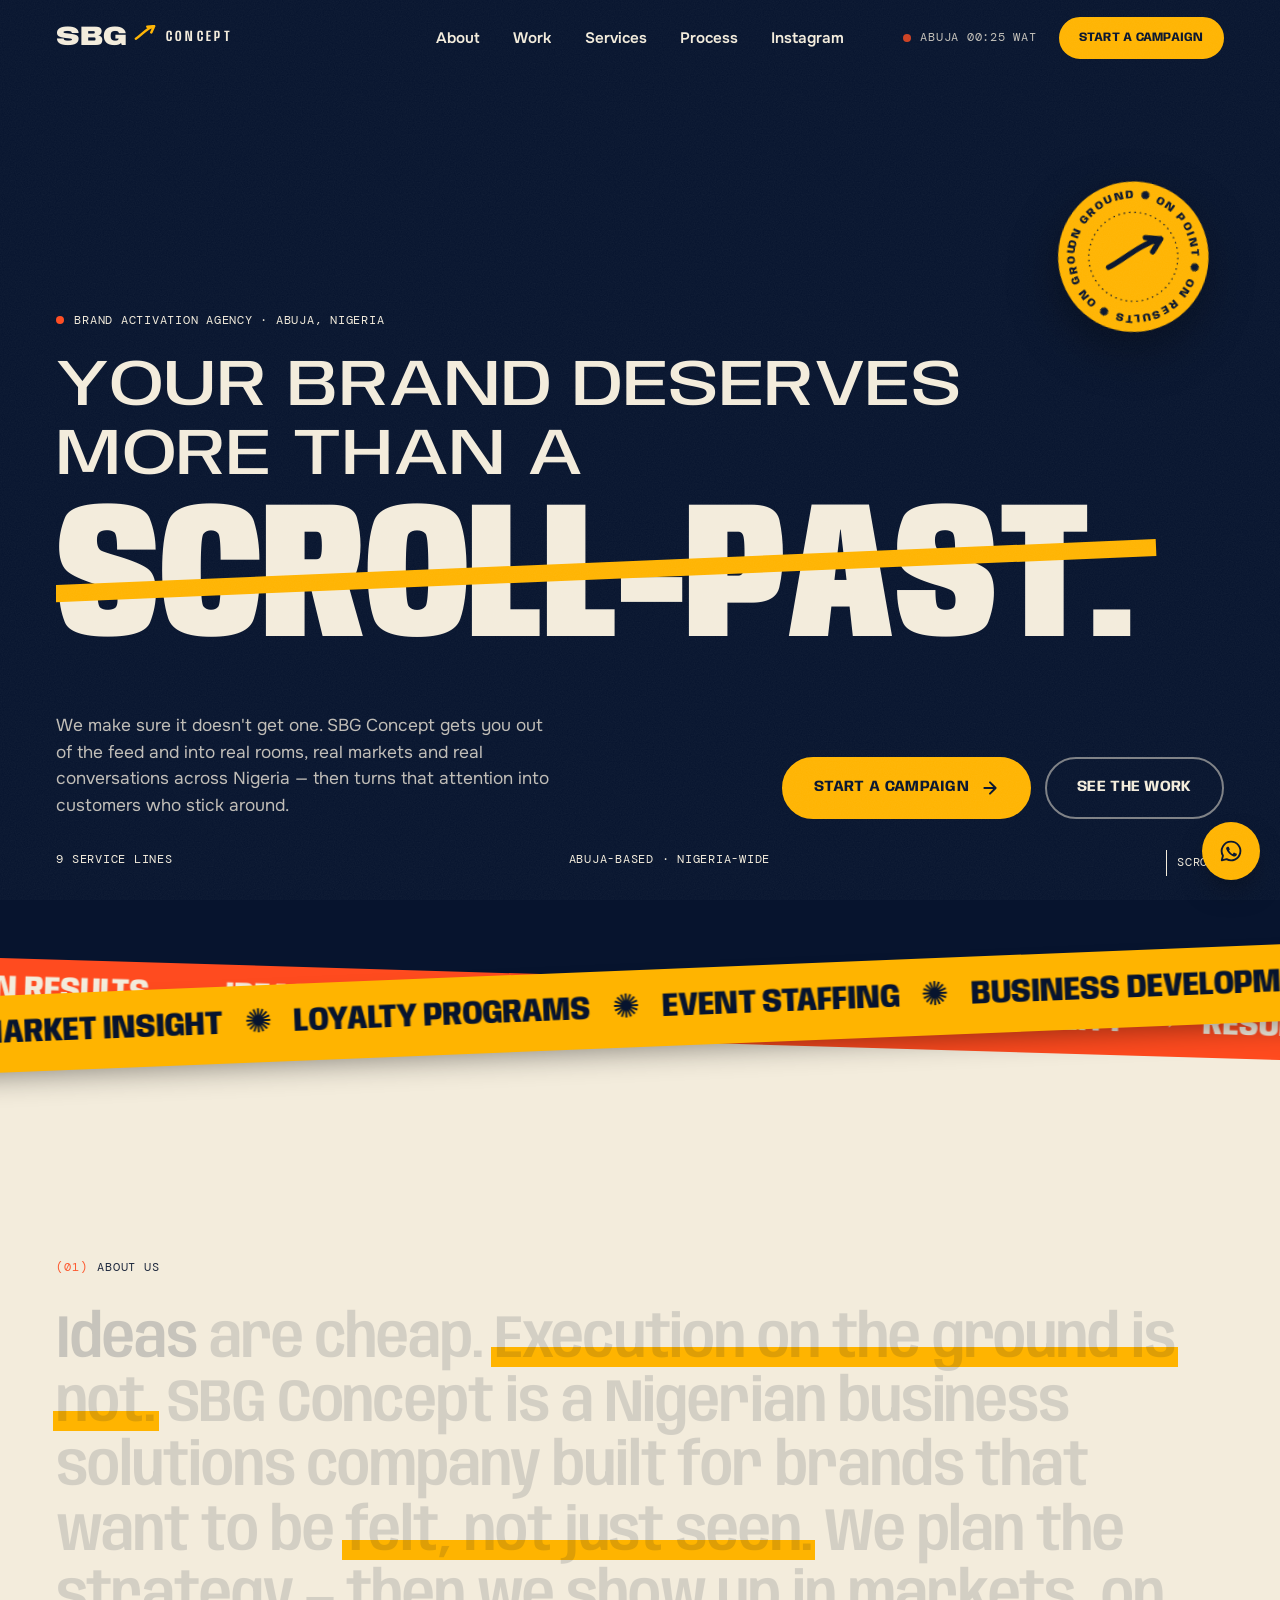
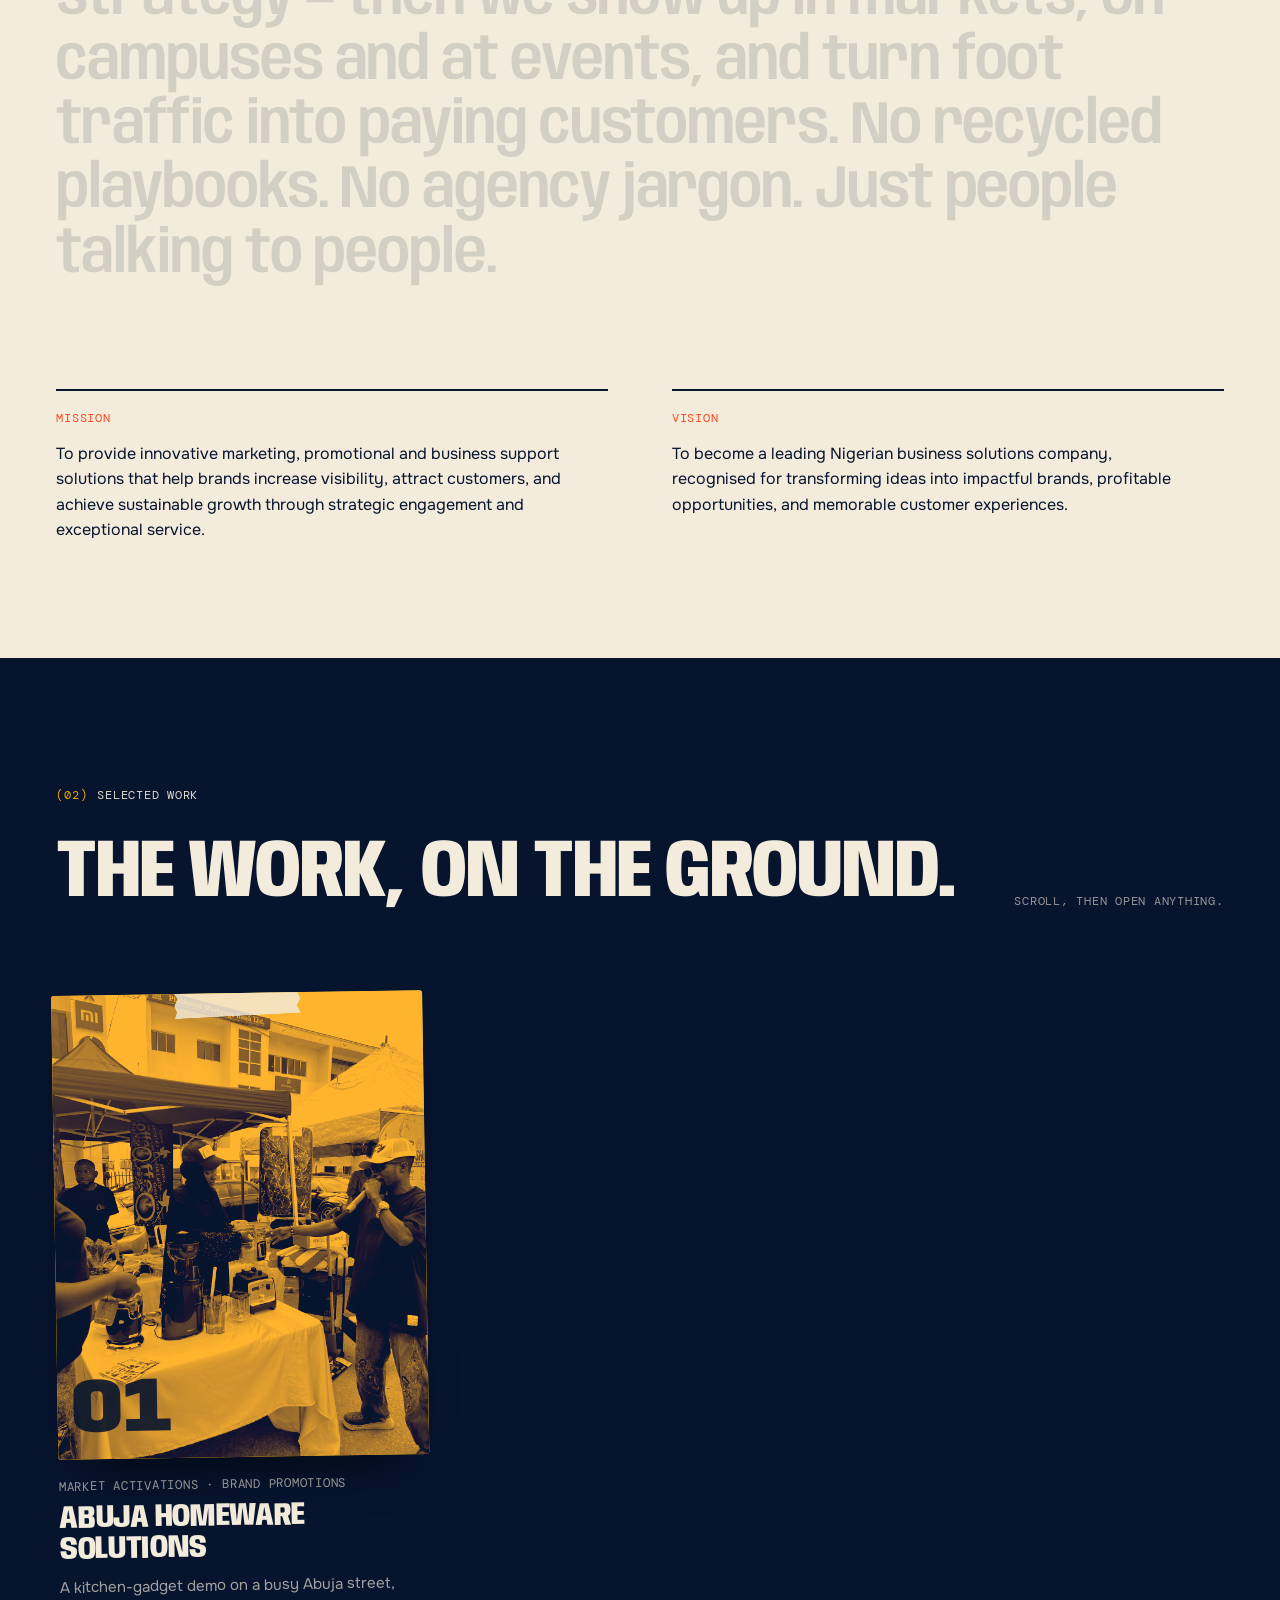
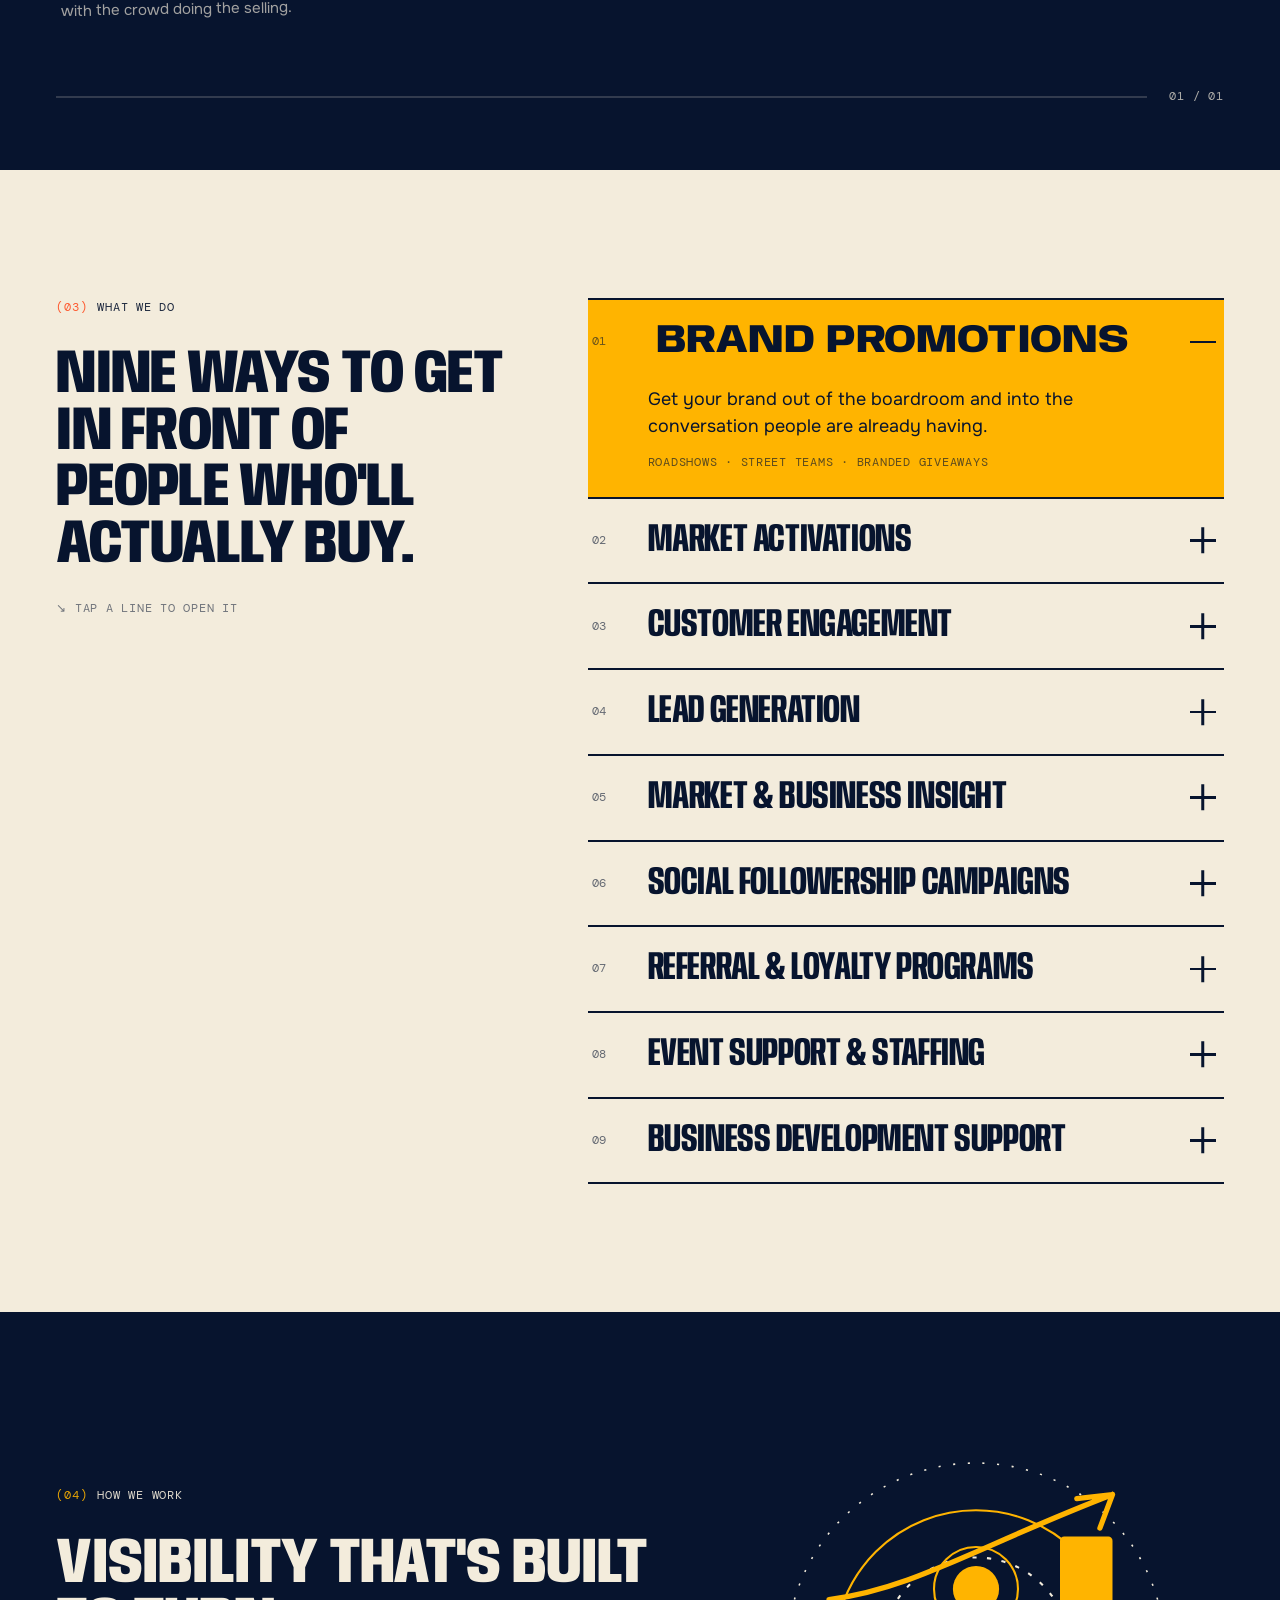
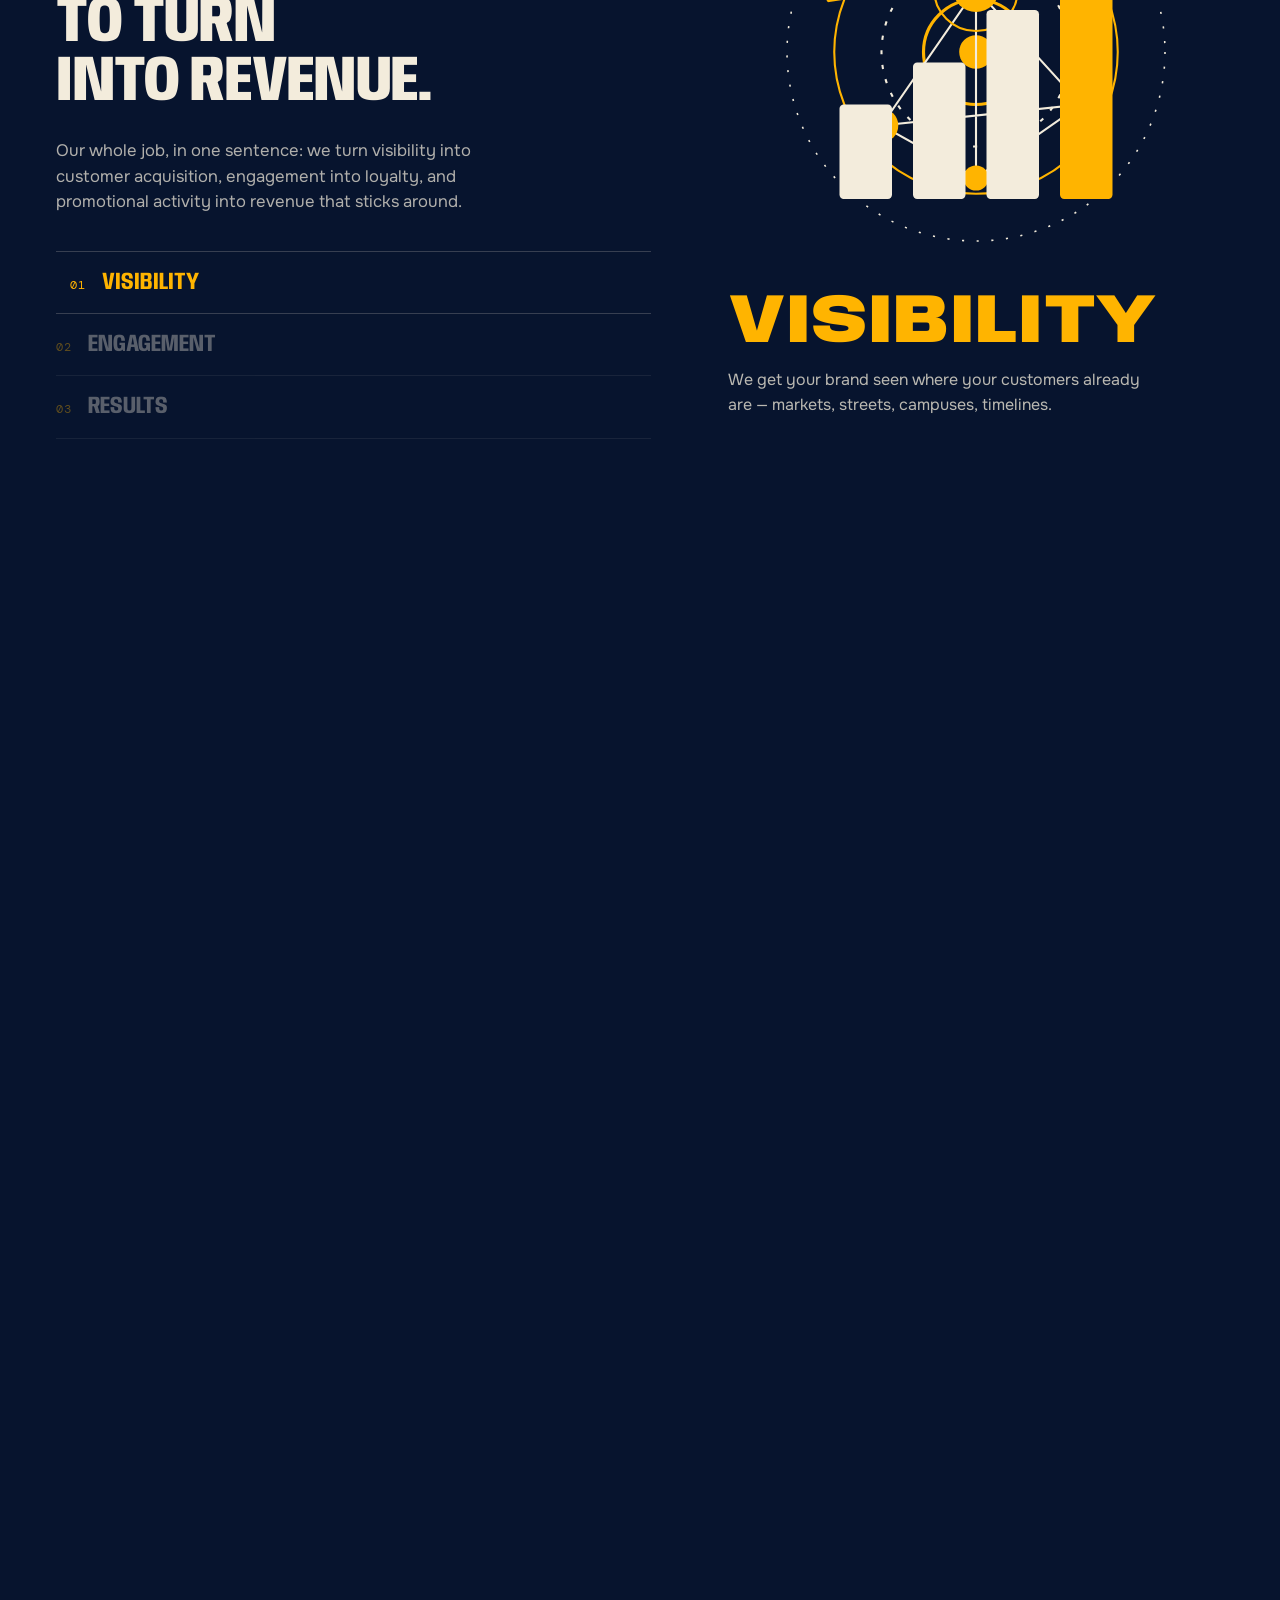
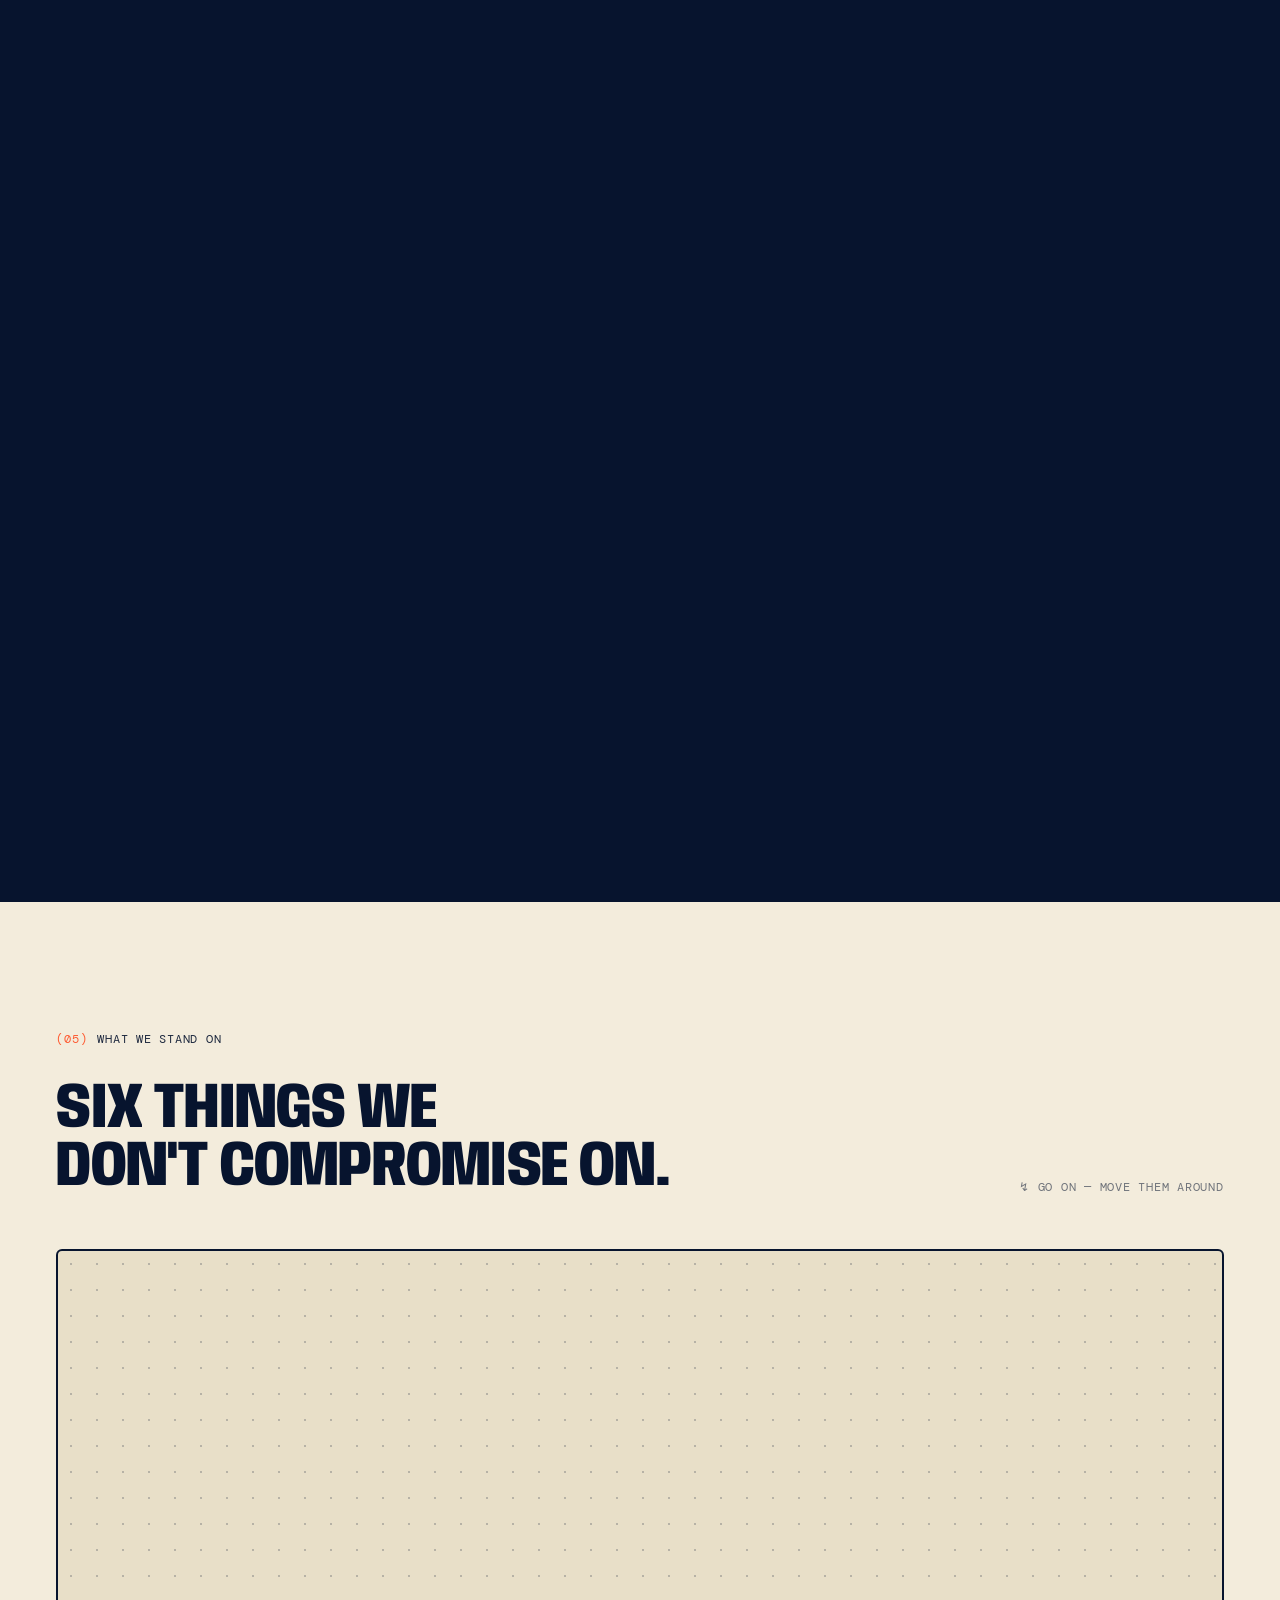
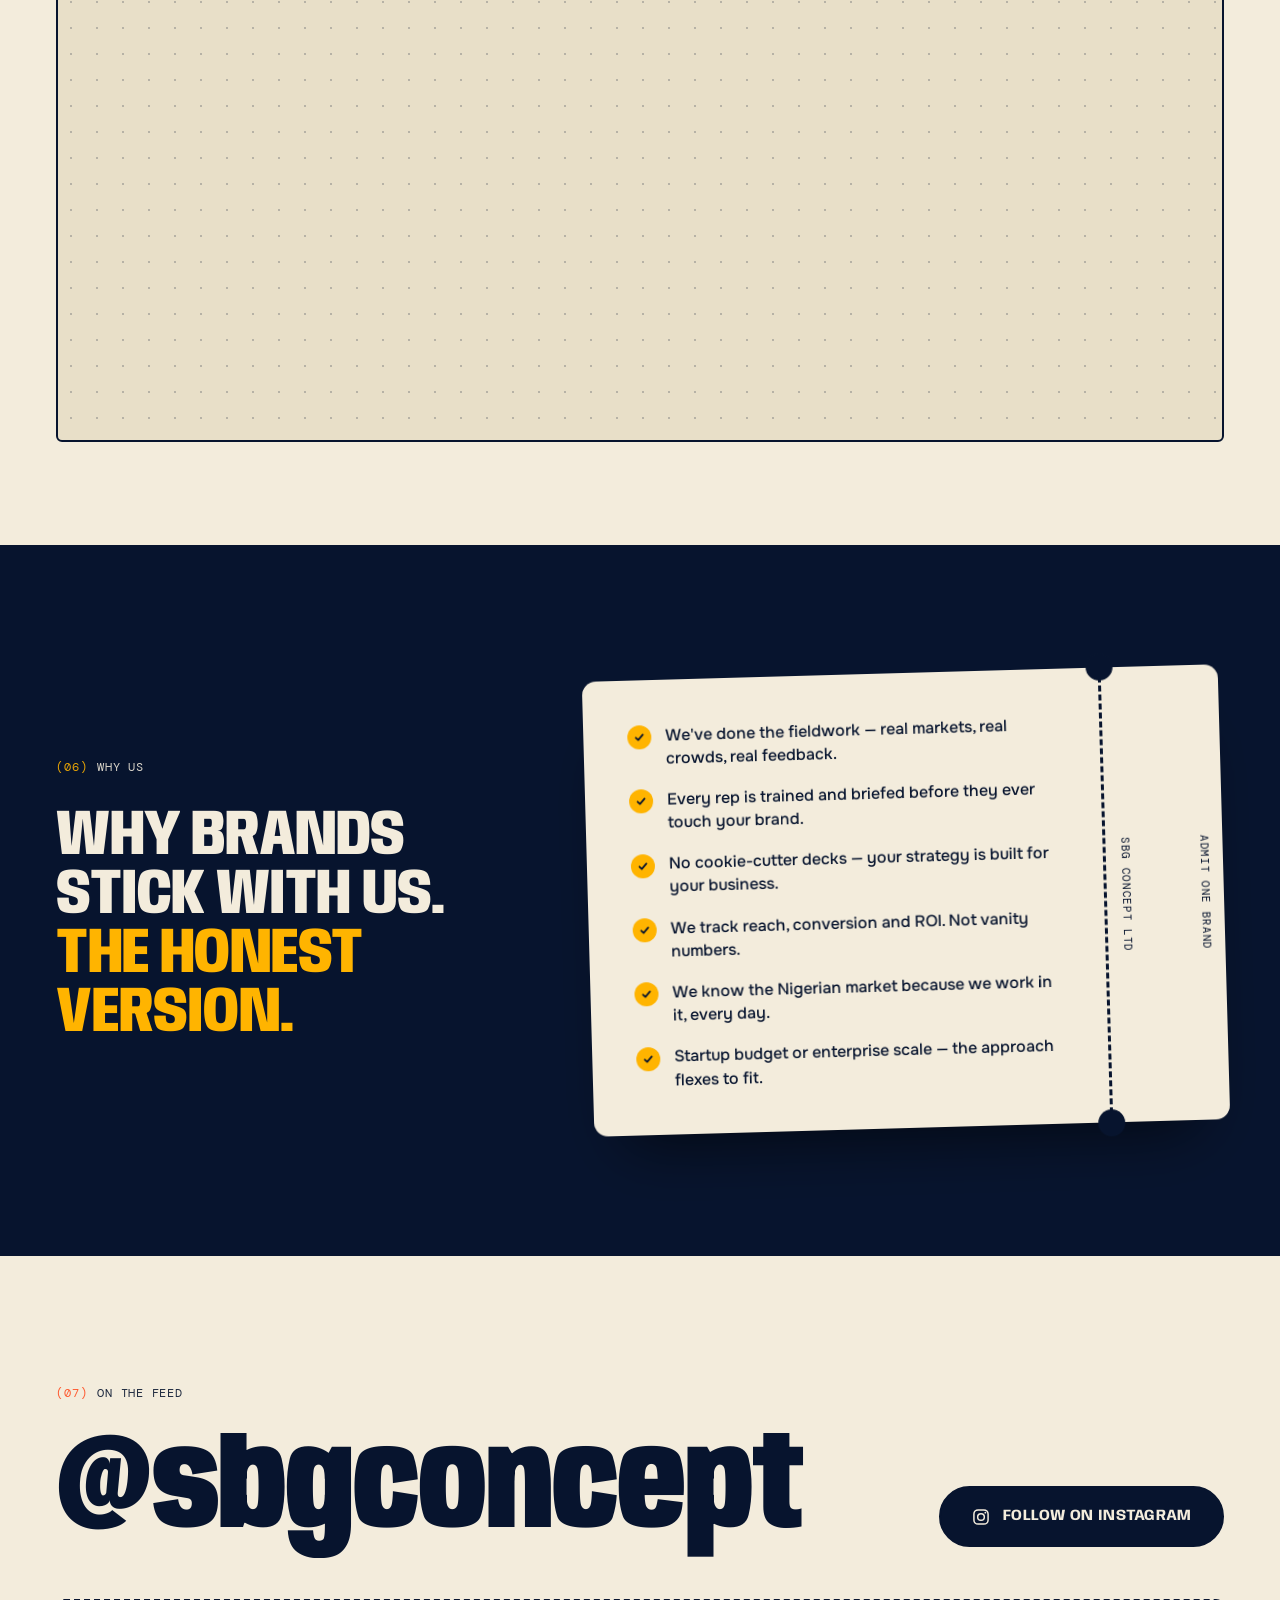
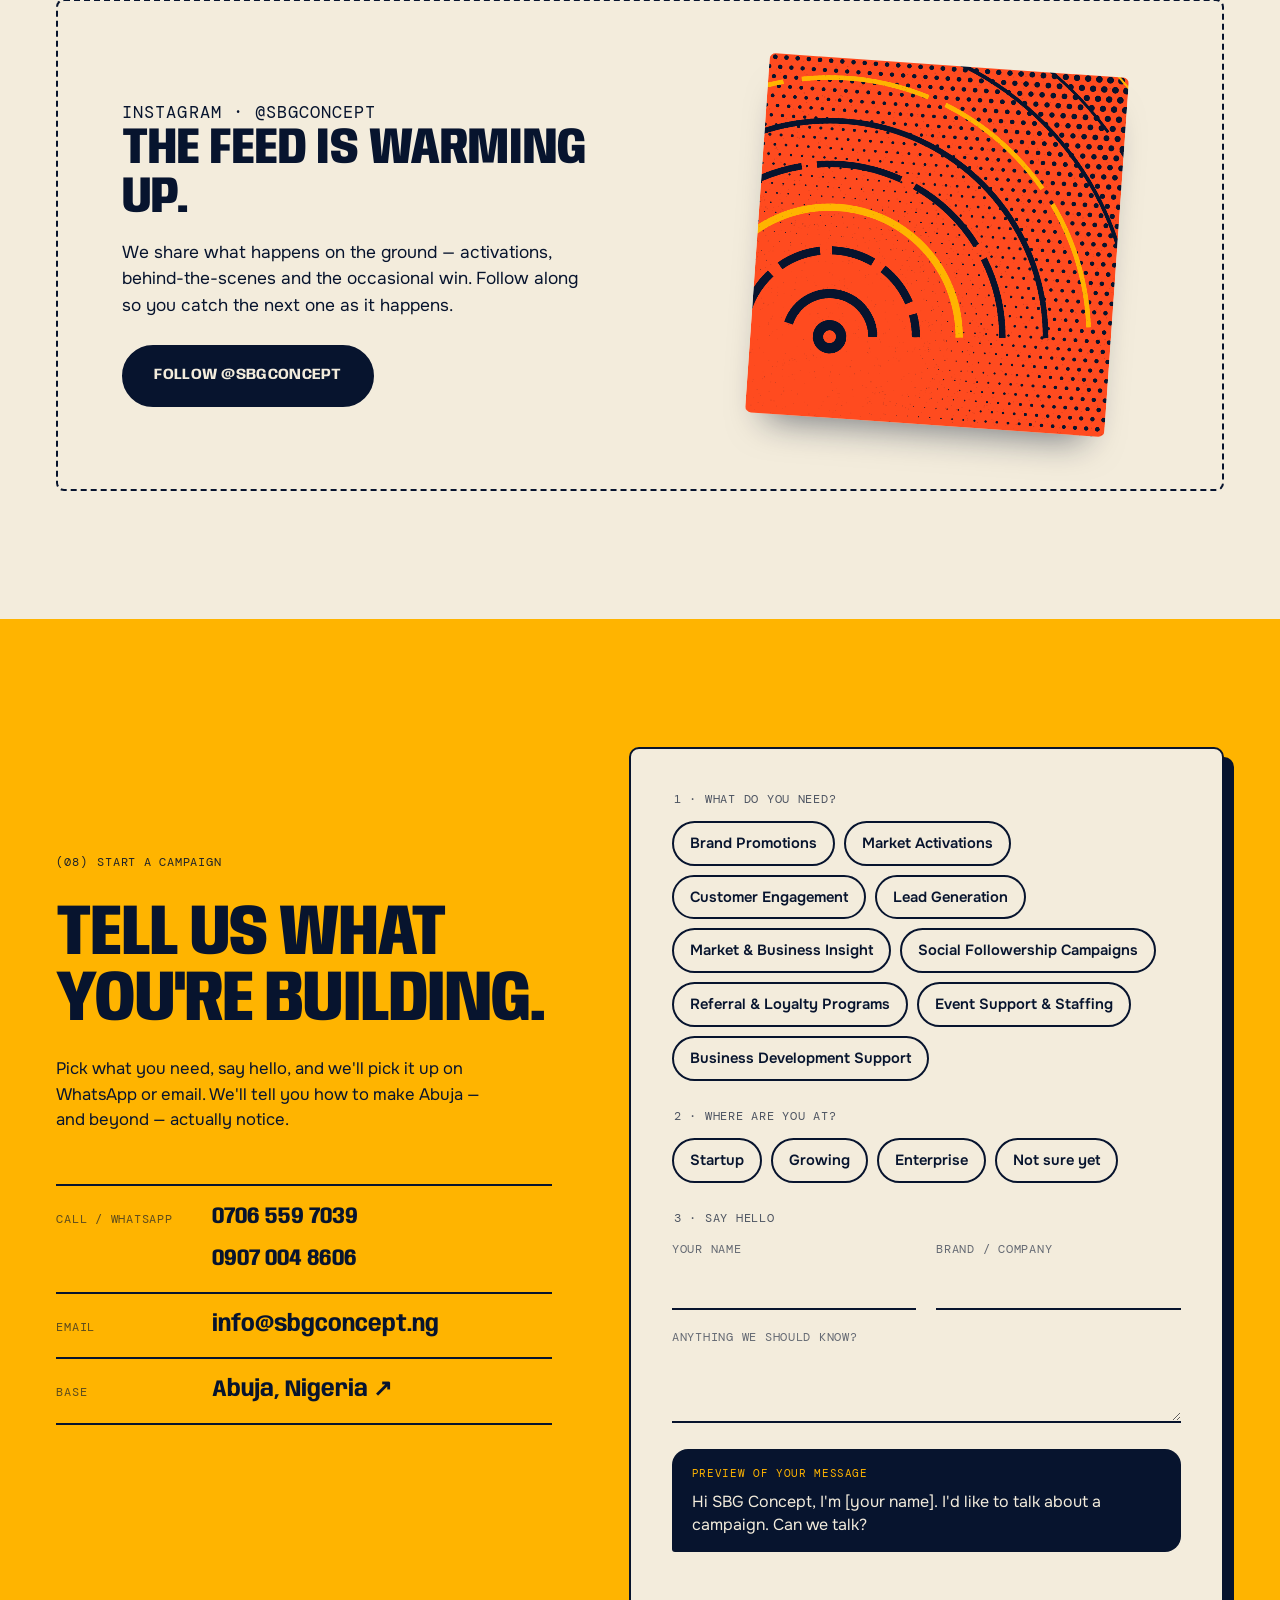
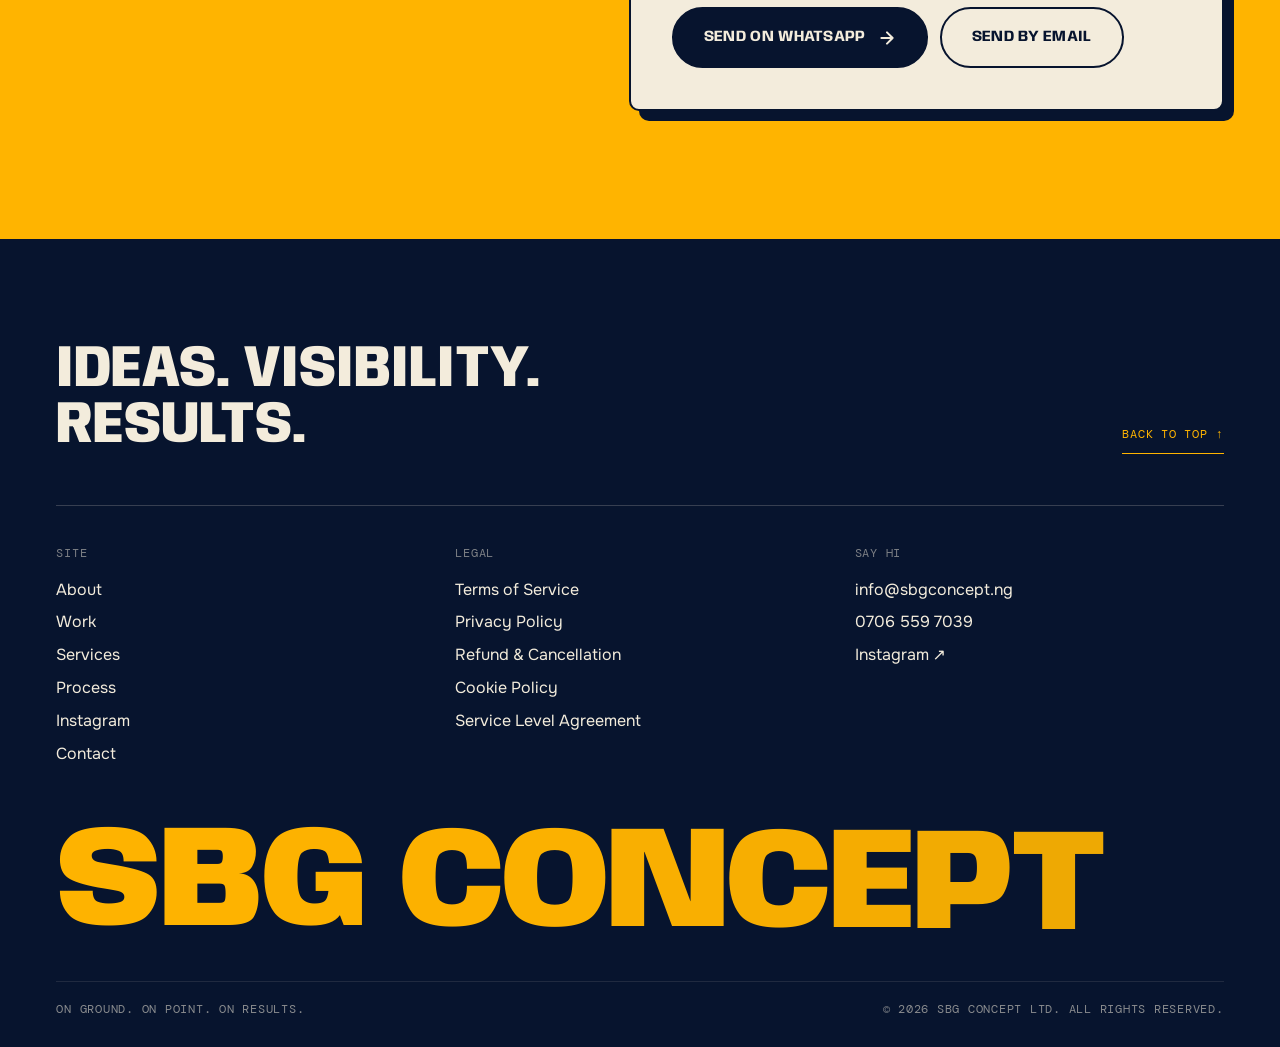
<file: index.html>
<!doctype html>
<html lang="en">
<head>
<meta charset="UTF-8">
<meta name="viewport" content="width=device-width, initial-scale=1.0, viewport-fit=cover">
<title>SBG Concept Ltd — Brand Activation &amp; Marketing Agency in Abuja, Nigeria</title>
<meta name="description" content="SBG Concept is a brand activation agency in Abuja, Nigeria. Market activations, brand promotions, event staffing, lead generation and loyalty programs that turn attention into customers.">
<meta name="robots" content="index, follow, max-image-preview:large">
<meta name="keywords" content="brand activation Abuja, market activation Nigeria, brand promotion Abuja, event staffing Abuja, experiential marketing Nigeria, street marketing Abuja">
<meta name="geo.region" content="NG-FC">
<meta name="geo.placename" content="Abuja">
<meta name="theme-color" content="#07142E">

<meta property="og:type" content="website">
<meta property="og:site_name" content="SBG Concept Ltd">
<meta property="og:title" content="SBG Concept — Brand Activation in Abuja, Nigeria">
<meta property="og:description" content="Brand activation on the ground in Abuja and across Nigeria. Your brand deserves more than a scroll-past.">
<link rel="canonical" href="https://www.sbgconcept.ng/">
<meta property="og:url" content="https://www.sbgconcept.ng/">
<meta property="og:locale" content="en_NG">
<meta property="og:image" content="https://www.sbgconcept.ng/assets/og.jpg">
<meta property="og:image:width" content="1200">
<meta property="og:image:height" content="630">
<meta property="og:image:alt" content="SBG Concept — brand activation in Abuja, Nigeria">
<meta name="twitter:card" content="summary_large_image">
<meta name="twitter:title" content="SBG Concept — Brand activation in Abuja, Nigeria">
<meta name="twitter:description" content="Market activations, promotions and engagement campaigns that turn attention into customers.">
<meta name="twitter:image" content="https://www.sbgconcept.ng/assets/og.jpg">

<script type="application/ld+json">
{"@context":"https://schema.org","@graph":[{"@type":"WebSite","@id":"https://www.sbgconcept.ng/#website","url":"https://www.sbgconcept.ng/","name":"SBG Concept Ltd","inLanguage":"en-NG","publisher":{"@id":"https://www.sbgconcept.ng/#org"}},{"@type":["ProfessionalService","Organization"],"@id":"https://www.sbgconcept.ng/#org","name":"SBG Concept Ltd","alternateName":"SBG Concept","url":"https://www.sbgconcept.ng/","logo":"https://www.sbgconcept.ng/assets/og.jpg","image":"https://www.sbgconcept.ng/assets/og.jpg","description":"Brand activation agency in Abuja, Nigeria: market activations, brand promotions, event staffing, lead generation and loyalty programs.","email":"info@sbgconcept.ng","telephone":"+2347065597039","address":{"@type":"PostalAddress","addressLocality":"Abuja","addressRegion":"FCT","addressCountry":"NG"},"geo":{"@type":"GeoCoordinates","latitude":9.0765,"longitude":7.3986},"areaServed":[{"@type":"City","name":"Abuja"},{"@type":"Country","name":"Nigeria"}],"knowsAbout":["Brand activation","Market activation","Brand promotions","Event staffing","Lead generation","Referral and loyalty programs"],"sameAs":["https://www.instagram.com/sbgconcept/"],"contactPoint":[{"@type":"ContactPoint","contactType":"customer service","telephone":"+2347065597039","email":"info@sbgconcept.ng","areaServed":"NG","availableLanguage":"English"}]}]}
</script>

<link rel="icon" type="image/svg+xml" href="assets/favicon.svg">
<link rel="preload" href="assets/fonts/anybody-var.woff2" as="font" type="font/woff2" crossorigin>
<link rel="stylesheet" href="css/fonts.css?v=6">
<link rel="stylesheet" href="css/style.css?v=6">
<script>document.documentElement.classList.add("js");</script>
</head>
<body>

<div class="grain" aria-hidden="true"></div>
<div class="progress" id="progress" aria-hidden="true"></div>
<div class="cursor" id="cursor" aria-hidden="true"><span class="cursor-label" id="cursorLabel"></span></div>

<a class="skip-link" href="#main">Skip to content</a>

<!-- ============ HEADER ============ -->
<header class="site-header" id="siteHeader" data-theme="dark">
  <div class="header-inner">
    <a href="#home" class="brand" aria-label="SBG Concept — home">
      <span class="brand-sbg">SBG</span>
      <svg class="brand-arrow" width="22" height="16" viewBox="0 0 18 14" fill="none" aria-hidden="true"><path d="M1 12C6 9 10 3 17 1M17 1L11 1.5M17 1L14.5 6.5" stroke="currentColor" stroke-width="2.2" stroke-linecap="round" stroke-linejoin="round"/></svg>
      <span class="brand-concept">Concept</span>
    </a>

    <nav class="main-nav" aria-label="Primary">
      <a href="#about" data-label="About"><span>About</span></a>
      <a href="#work" data-label="Work"><span>Work</span></a>
      <a href="#services" data-label="Services"><span>Services</span></a>
      <a href="#process" data-label="Process"><span>Process</span></a>
      <a href="#feed" data-label="Instagram"><span>Instagram</span></a>
    </nav>

    <div class="header-right">
      <span class="clock mono" aria-hidden="true"><i class="live-dot"></i><span id="clock">ABUJA</span></span>
      <a href="#contact" class="btn btn-solid btn-sm header-cta" data-cursor="Let's talk">Start a campaign</a>
      <button class="menu-btn" id="menuBtn" aria-label="Open menu" aria-expanded="false" aria-controls="menu">
        <span></span><span></span>
      </button>
    </div>
  </div>
</header>

<div class="menu" id="menu" aria-hidden="true">
  <nav class="menu-nav" aria-label="Mobile">
    <a href="#about"><span class="mono">01</span>About</a>
    <a href="#work"><span class="mono">02</span>Work</a>
    <a href="#services"><span class="mono">03</span>Services</a>
    <a href="#process"><span class="mono">04</span>Process</a>
    <a href="#feed"><span class="mono">05</span>Instagram</a>
    <a href="#contact"><span class="mono">06</span>Contact</a>
  </nav>
  <p class="menu-foot mono">info@sbgconcept.ng · 0706 559 7039</p>
</div>

<main id="main">

  <!-- ============ HERO ============ -->
  <section class="hero" id="home" data-theme="dark">
    <canvas class="hero-field" id="heroField" aria-hidden="true"></canvas>

    <div class="hero-inner">
      <p class="hero-kicker mono" data-hero="fade"><i class="live-dot"></i> Brand activation agency · Abuja, Nigeria</p>

      <h1 class="hero-title" id="heroTitle" aria-label="Your brand deserves more than a scroll-past. We make sure it doesn't get one.">
        <span class="hl hl-small" data-split><span class="hl-text">Your brand deserves</span></span>
        <span class="hl hl-small" data-split><span class="hl-text">more than a</span></span>
        <span class="hl hl-huge" data-split><span class="hl-text strike">scroll-past.</span></span>
      </h1>

      <div class="hero-foot" data-hero="fade">
        <p class="hero-sub">We make sure it doesn't get one. SBG Concept gets you out of the feed and into real rooms, real markets and real conversations across Nigeria — then turns that attention into customers who stick around.</p>
        <div class="hero-cta">
          <a href="#contact" class="btn btn-gold btn-lg" data-cursor="Let's talk">Start a campaign <svg width="18" height="18" viewBox="0 0 16 16" fill="none" aria-hidden="true"><path d="M3 8h10M8 3l5 5-5 5" stroke="currentColor" stroke-width="1.8" stroke-linecap="round" stroke-linejoin="round"/></svg></a>
          <a href="#work" class="btn btn-line btn-lg" data-cursor="Scroll">See the work</a>
        </div>
      </div>
    </div>

    <div class="stamp" id="stamp" aria-hidden="true">
      <svg viewBox="0 0 200 200">
        <defs><path id="stampPath" d="M100,100 m-76,0 a76,76 0 1,1 152,0 a76,76 0 1,1 -152,0"/></defs>
        <circle cx="100" cy="100" r="98" fill="#FFB400"/>
        <circle cx="100" cy="100" r="58" fill="none" stroke="#07142E" stroke-width="1.5" stroke-dasharray="2 5"/>
        <g class="stamp-ring"><text><textPath href="#stampPath" startOffset="0">On ground ✺ On point ✺ On results ✺ On ground ✺ On point ✺ On results ✺</textPath></text></g>
        <path d="M70 118 C 88 106, 106 82, 132 72 M132 72 L112 73 M132 72 L124 90" stroke="#07142E" stroke-width="7" fill="none" stroke-linecap="round" stroke-linejoin="round"/>
      </svg>
    </div>

    <div class="hero-meta mono" data-hero="fade">
      <span>9 service lines</span>
      <span>Abuja-based · Nigeria-wide</span>
      <span class="scroll-cue"><i></i> Scroll</span>
    </div>
  </section>

  <!-- ============ TAPES ============ -->
  <div class="tapes" aria-hidden="true">
    <div class="tape tape-a"><div class="tape-track" data-dir="-1">
      <span>Brand Promotions</span><b>✺</b><span>Market Activations</span><b>✺</b><span>Customer Engagement</span><b>✺</b><span>Lead Generation</span><b>✺</b><span>Market Insight</span><b>✺</b><span>Loyalty Programs</span><b>✺</b><span>Event Staffing</span><b>✺</b><span>Business Development</span><b>✺</b><span>Social Growth</span><b>✺</b>
    </div></div>
    <div class="tape tape-b"><div class="tape-track" data-dir="1">
      <span>Ideas</span><b>→</b><span>Visibility</span><b>→</b><span>Results</span><b>→</b><span>On ground</span><b>→</b><span>On point</span><b>→</b><span>On results</span><b>→</b><span>Ideas</span><b>→</b><span>Visibility</span><b>→</b><span>Results</span><b>→</b>
    </div></div>
  </div>

  <!-- ============ ABOUT / MANIFESTO ============ -->
  <section class="manifesto" id="about" data-theme="light">
    <div class="wrap">
      <p class="label mono"><span>(01)</span> About us</p>
      <p class="manifesto-text" id="manifestoText">
        Ideas are cheap. <mark>Execution on the ground is not.</mark> SBG Concept is a Nigerian business solutions company built for brands that want to be <mark>felt, not just seen.</mark> We plan the strategy — then we show up in markets, on campuses and at events, and turn foot traffic into paying customers. No recycled playbooks. No agency jargon. Just people talking to people.
      </p>

      <div class="mv">
        <div class="mv-item" data-reveal>
          <p class="mono mv-tag">Mission</p>
          <p>To provide innovative marketing, promotional and business support solutions that help brands increase visibility, attract customers, and achieve sustainable growth through strategic engagement and exceptional service.</p>
        </div>
        <div class="mv-item" data-reveal>
          <p class="mono mv-tag">Vision</p>
          <p>To become a leading Nigerian business solutions company, recognised for transforming ideas into impactful brands, profitable opportunities, and memorable customer experiences.</p>
        </div>
      </div>
    </div>
  </section>

  <!-- ============ WORK ============ -->
  <section class="work" id="work" data-theme="dark">
    <div class="wrap work-head">
      <div>
        <p class="label mono"><span>(02)</span> Selected work</p>
        <h2 class="display" data-split-words>The work, on the&nbsp;ground.</h2>
      </div>
      <p class="work-note" id="workNote">Drag, scroll, open anything.</p>
    </div>

    <div class="work-pin" id="workPin">
      <div class="work-viewport" id="workViewport">
        <div class="work-track" id="workTrack"></div>
      </div>
      <div class="wrap work-foot">
        <div class="work-bar" aria-hidden="true"><i id="workBar"></i></div>
        <p class="mono work-count"><span id="workIdx">01</span> / <span id="workTotal">06</span></p>
      </div>
    </div>
  </section>

  <!-- ============ SERVICES ============ -->
  <section class="services" id="services" data-theme="light">
    <div class="wrap services-grid">
      <div class="services-intro">
        <p class="label mono"><span>(03)</span> What we do</p>
        <h2 class="display">Nine ways to get in front of people who'll actually&nbsp;buy.</h2>
        <p class="services-hint mono">↘ Tap a line to open it</p>
      </div>

      <ul class="svc-list" id="svcList">
        <li class="svc is-open">
          <h3><button class="svc-btn" aria-expanded="true" aria-controls="svc-1" id="svc-b1">
            <span class="svc-n mono">01</span><span class="svc-name">Brand Promotions</span><span class="svc-plus" aria-hidden="true"></span></button></h3>
          <div class="svc-panel" id="svc-1" role="region" aria-labelledby="svc-b1"><div class="svc-inner">
            <p>Get your brand out of the boardroom and into the conversation people are already having.</p>
            <p class="mono svc-fmt">Roadshows · street teams · branded giveaways</p>
          </div></div>
        </li>
        <li class="svc">
          <h3><button class="svc-btn" aria-expanded="false" aria-controls="svc-2" id="svc-b2">
            <span class="svc-n mono">02</span><span class="svc-name">Market Activations</span><span class="svc-plus" aria-hidden="true"></span></button></h3>
          <div class="svc-panel" id="svc-2" role="region" aria-labelledby="svc-b2"><div class="svc-inner">
            <p>Pop-up experiences that turn passers-by into customers, on the spot.</p>
            <p class="mono svc-fmt">Pop-ups · sampling · market-day takeovers</p>
          </div></div>
        </li>
        <li class="svc">
          <h3><button class="svc-btn" aria-expanded="false" aria-controls="svc-3" id="svc-b3">
            <span class="svc-n mono">03</span><span class="svc-name">Customer Engagement</span><span class="svc-plus" aria-hidden="true"></span></button></h3>
          <div class="svc-panel" id="svc-3" role="region" aria-labelledby="svc-b3"><div class="svc-inner">
            <p>Real conversations that build real loyalty — not another chatbot script.</p>
            <p class="mono svc-fmt">Face-to-face · community · follow-up</p>
          </div></div>
        </li>
        <li class="svc">
          <h3><button class="svc-btn" aria-expanded="false" aria-controls="svc-4" id="svc-b4">
            <span class="svc-n mono">04</span><span class="svc-name">Lead Generation</span><span class="svc-plus" aria-hidden="true"></span></button></h3>
          <div class="svc-panel" id="svc-4" role="region" aria-labelledby="svc-b4"><div class="svc-inner">
            <p>Qualified interest, not just noise and numbers on a spreadsheet.</p>
            <p class="mono svc-fmt">Capture · qualify · hand over</p>
          </div></div>
        </li>
        <li class="svc">
          <h3><button class="svc-btn" aria-expanded="false" aria-controls="svc-5" id="svc-b5">
            <span class="svc-n mono">05</span><span class="svc-name">Market &amp; Business Insight</span><span class="svc-plus" aria-hidden="true"></span></button></h3>
          <div class="svc-panel" id="svc-5" role="region" aria-labelledby="svc-b5"><div class="svc-inner">
            <p>Transforming information into competitive advantage. Know the market, grow your business.</p>
            <p class="mono svc-fmt">Field research · price audits · read-outs</p>
          </div></div>
        </li>
        <li class="svc">
          <h3><button class="svc-btn" aria-expanded="false" aria-controls="svc-6" id="svc-b6">
            <span class="svc-n mono">06</span><span class="svc-name">Social Followership Campaigns</span><span class="svc-plus" aria-hidden="true"></span></button></h3>
          <div class="svc-panel" id="svc-6" role="region" aria-labelledby="svc-b6"><div class="svc-inner">
            <p>We grow an audience that actually shows up when you post — not just a bigger number.</p>
            <p class="mono svc-fmt">On-ground → online · community · creators</p>
          </div></div>
        </li>
        <li class="svc">
          <h3><button class="svc-btn" aria-expanded="false" aria-controls="svc-7" id="svc-b7">
            <span class="svc-n mono">07</span><span class="svc-name">Referral &amp; Loyalty Programs</span><span class="svc-plus" aria-hidden="true"></span></button></h3>
          <div class="svc-panel" id="svc-7" role="region" aria-labelledby="svc-b7"><div class="svc-inner">
            <p>Turn happy customers into your best, cheapest sales team.</p>
            <p class="mono svc-fmt">Rewards · referrals · repeat-purchase loops</p>
          </div></div>
        </li>
        <li class="svc">
          <h3><button class="svc-btn" aria-expanded="false" aria-controls="svc-8" id="svc-b8">
            <span class="svc-n mono">08</span><span class="svc-name">Event Support &amp; Staffing</span><span class="svc-plus" aria-hidden="true"></span></button></h3>
          <div class="svc-panel" id="svc-8" role="region" aria-labelledby="svc-b8"><div class="svc-inner">
            <p>Trained, professional faces for your brand — every time, not just on a good day.</p>
            <p class="mono svc-fmt">Ambassadors · hosts · crowd management</p>
          </div></div>
        </li>
        <li class="svc">
          <h3><button class="svc-btn" aria-expanded="false" aria-controls="svc-9" id="svc-b9">
            <span class="svc-n mono">09</span><span class="svc-name">Business Development Support</span><span class="svc-plus" aria-hidden="true"></span></button></h3>
          <div class="svc-panel" id="svc-9" role="region" aria-labelledby="svc-b9"><div class="svc-inner">
            <p>Strategic backup for whatever growth stage you're actually in right now.</p>
            <p class="mono svc-fmt">Strategy · partnerships · go-to-market</p>
          </div></div>
        </li>
      </ul>
    </div>
  </section>

  <!-- ============ PROCESS ============ -->
  <section class="process" id="process" data-theme="dark">
    <div class="process-pin" id="processPin">
      <div class="wrap process-grid">
        <div class="process-left">
          <p class="label mono"><span>(04)</span> How we work</p>
          <h2 class="display">Visibility that's built to turn into&nbsp;revenue.</h2>
          <p class="process-lead">Our whole job, in one sentence: we turn visibility into customer acquisition, engagement into loyalty, and promotional activity into revenue that sticks around.</p>
          <ol class="p-steps" id="pSteps">
            <li class="is-active"><span class="mono">01</span> Visibility</li>
            <li><span class="mono">02</span> Engagement</li>
            <li><span class="mono">03</span> Results</li>
          </ol>
        </div>

        <div class="process-stage" aria-live="off">
          <div class="p-viz" aria-hidden="true">
            <svg viewBox="0 0 400 400" fill="none">
              <g class="pv pv-1">
                <circle cx="200" cy="200" r="16" fill="#FFB400"/>
                <circle class="pv-ring" cx="200" cy="200" r="50" stroke="#FFB400" stroke-width="3"/>
                <circle class="pv-ring" cx="200" cy="200" r="90" stroke="#F3ECDC" stroke-width="2" stroke-dasharray="4 10"/>
                <circle class="pv-ring" cx="200" cy="200" r="135" stroke="#FFB400" stroke-width="2"/>
                <circle class="pv-ring" cx="200" cy="200" r="180" stroke="#F3ECDC" stroke-width="1.5" stroke-dasharray="2 12"/>
              </g>
              <g class="pv pv-2">
                <g stroke="#F3ECDC" stroke-width="2"><path d="M110 270 L200 140 L300 250 L200 320 Z M110 270 L300 250 M200 140 L200 320"/></g>
                <g fill="#FFB400"><circle cx="110" cy="270" r="16"/><circle cx="200" cy="140" r="22"/><circle cx="300" cy="250" r="16"/><circle cx="200" cy="320" r="12"/></g>
                <circle class="pv-ring" cx="200" cy="140" r="40" stroke="#FFB400" stroke-width="2"/>
              </g>
              <g class="pv pv-3">
                <g fill="#F3ECDC"><rect class="pv-bar" x="70" y="250" width="50" height="90" rx="4"/><rect class="pv-bar" x="140" y="210" width="50" height="130" rx="4"/><rect class="pv-bar" x="210" y="160" width="50" height="180" rx="4"/></g>
                <rect class="pv-bar" x="280" y="90" width="50" height="250" rx="4" fill="#FFB400"/>
                <path d="M60 150 C140 140 200 100 330 50 M330 50 L296 54 M330 50 L318 82" stroke="#FFB400" stroke-width="5" stroke-linecap="round" stroke-linejoin="round"/>
              </g>
            </svg>
          </div>
          <div class="p-words" id="pWords">
            <p class="p-word is-active" data-i="0"><span class="p-title">Visibility</span><span class="p-copy">We get your brand seen where your customers already are — markets, streets, campuses, timelines.</span></p>
            <p class="p-word" data-i="1"><span class="p-title">Engagement</span><span class="p-copy">We turn that attention into real conversation, and real conversation into loyalty.</span></p>
            <p class="p-word" data-i="2"><span class="p-title">Results</span><span class="p-copy">We convert loyalty into repeat customers — and hand you the numbers to prove it.</span></p>
          </div>
        </div>
      </div>
    </div>
  </section>

  <!-- ============ VALUES ============ -->
  <section class="values" id="values" data-theme="light">
    <div class="wrap">
      <div class="values-head">
        <div>
          <p class="label mono"><span>(05)</span> What we stand on</p>
          <h2 class="display">Six things we don't&nbsp;compromise&nbsp;on.</h2>
        </div>
        <p class="drag-hint mono" id="dragHint">↯ Go on — move them around</p>
      </div>
    </div>
    <div class="wall" id="wall">
      <article class="vcard v-circle" data-drag><span class="mono">01</span><h3>Integrity</h3><p>We say what we do. We do what we say.</p></article>
      <article class="vcard v-rect" data-drag><span class="mono">02</span><h3>Innovation</h3><p>Fresh ideas over recycled playbooks.</p></article>
      <article class="vcard v-burst" data-drag><span class="mono">03</span><h3>Excellence</h3><p>If it's not sharp, it doesn't go out.</p></article>
      <article class="vcard v-tag" data-drag><span class="mono">04</span><h3>Customer Focus</h3><p>Your growth is the whole brief.</p></article>
      <article class="vcard v-arch" data-drag><span class="mono">05</span><h3>Results</h3><p>We measure the win, not the vibe.</p></article>
      <article class="vcard v-pill" data-drag><span class="mono">06</span><h3>Professionalism</h3><p>Reliable people, every single time.</p></article>
    </div>
  </section>

  <!-- ============ WHY ============ -->
  <section class="why" id="why" data-theme="dark">
    <div class="wrap why-grid">
      <div class="why-intro">
        <p class="label mono"><span>(06)</span> Why us</p>
        <h2 class="display">Why brands stick with us.<br><span class="why-sub">The honest version.</span></h2>
      </div>

      <div class="ticket" id="ticket">
        <div class="ticket-main">
          <ul class="ticket-list">
            <li>We've done the fieldwork — real markets, real crowds, real feedback.</li>
            <li>Every rep is trained and briefed before they ever touch your brand.</li>
            <li>No cookie-cutter decks — your strategy is built for your business.</li>
            <li>We track reach, conversion and ROI. Not vanity numbers.</li>
            <li>We know the Nigerian market because we work in it, every day.</li>
            <li>Startup budget or enterprise scale — the approach flexes to fit.</li>
          </ul>
        </div>
        <div class="ticket-stub" aria-hidden="true">
          <span class="mono">Admit one brand</span>
          <i class="barcode"></i>
          <span class="mono">SBG Concept Ltd</span>
        </div>
      </div>
    </div>
  </section>

  <!-- ============ INSTAGRAM ============ -->
  <section class="feed" id="feed" data-theme="light">
    <div class="wrap">
      <div class="feed-head">
        <div>
          <p class="label mono"><span>(07)</span> On the feed</p>
          <h2 class="display feed-handle" data-split-words>@sbgconcept</h2>
        </div>
        <a class="btn btn-solid btn-lg" id="feedFollow" href="https://www.instagram.com/sbgconcept/" target="_blank" rel="noopener" data-cursor="Follow">
          <svg width="20" height="20" viewBox="0 0 24 24" fill="none" aria-hidden="true"><rect x="3.5" y="3.5" width="17" height="17" rx="5" stroke="currentColor" stroke-width="1.8"/><circle cx="12" cy="12" r="4" stroke="currentColor" stroke-width="1.8"/><circle cx="17.2" cy="6.8" r="1.1" fill="currentColor"/></svg>
          Follow on Instagram
        </a>
      </div>
      <div class="feed-grid" id="feedGrid" data-state="loading" aria-live="polite"></div>
    </div>
  </section>

  <!-- ============ CONTACT ============ -->
  <section class="contact" id="contact" data-theme="gold">
    <div class="wrap contact-grid">
      <div class="contact-intro">
        <p class="label mono"><span>(08)</span> Start a campaign</p>
        <h2 class="display">Tell us what you're&nbsp;building.</h2>
        <p class="contact-lead">Pick what you need, say hello, and we'll pick it up on WhatsApp or email. We'll tell you how to make Abuja — and beyond — actually notice.</p>

        <ul class="contact-list">
          <li><span class="mono">Call / WhatsApp</span><a href="tel:+2347065597039">0706 559 7039</a><a href="tel:+2349070048606">0907 004 8606</a></li>
          <li><span class="mono">Email</span><a href="mailto:info@sbgconcept.ng">info@sbgconcept.ng</a></li>
          <li><span class="mono">Base</span><a href="https://www.google.com/maps?q=Abuja,Nigeria" target="_blank" rel="noopener">Abuja, Nigeria ↗</a></li>
        </ul>
      </div>

      <form class="brief" id="brief" novalidate>
        <fieldset>
          <legend class="mono">1 · What do you need?</legend>
          <div class="chips" id="needChips"></div>
        </fieldset>
        <fieldset>
          <legend class="mono">2 · Where are you at?</legend>
          <div class="chips">
            <label class="chip"><input type="radio" name="scale" value="a startup"><span>Startup</span></label>
            <label class="chip"><input type="radio" name="scale" value="a growing business"><span>Growing</span></label>
            <label class="chip"><input type="radio" name="scale" value="an enterprise"><span>Enterprise</span></label>
            <label class="chip"><input type="radio" name="scale" value="still working out our scale"><span>Not sure yet</span></label>
          </div>
        </fieldset>
        <fieldset>
          <legend class="mono">3 · Say hello</legend>
          <div class="fields">
            <label class="field"><span class="mono">Your name</span><input type="text" name="name" autocomplete="name" required></label>
            <label class="field"><span class="mono">Brand / company</span><input type="text" name="brand" autocomplete="organization"></label>
            <label class="field field-wide"><span class="mono">Anything we should know?</span><textarea name="note" rows="2"></textarea></label>
          </div>
        </fieldset>

        <div class="bubble" aria-live="polite"><p class="mono bubble-label">Preview of your message</p><p id="bubbleText"></p></div>
        <p class="form-error mono" id="formError" role="alert"></p>

        <div class="brief-actions">
          <button type="button" class="btn btn-solid btn-lg" id="sendWa" data-cursor="Send">
            Send on WhatsApp <svg width="18" height="18" viewBox="0 0 16 16" fill="none" aria-hidden="true"><path d="M3 8h10M8 3l5 5-5 5" stroke="currentColor" stroke-width="1.8" stroke-linecap="round" stroke-linejoin="round"/></svg>
          </button>
          <button type="button" class="btn btn-line-dark btn-lg" id="sendMail">Send by email</button>
        </div>
      </form>
    </div>
  </section>

</main>

<!-- ============ PROJECT DIALOG ============ -->
<dialog class="case" id="case" aria-labelledby="caseTitle">
  <div class="case-scroll" id="caseScroll">
    <button class="case-close" id="caseClose" aria-label="Close project" data-cursor="Close"><svg width="22" height="22" viewBox="0 0 24 24" fill="none"><path d="M5 5l14 14M19 5L5 19" stroke="currentColor" stroke-width="2" stroke-linecap="round"/></svg></button>
    <div id="caseBody"></div>
  </div>
  <div class="lightbox" id="lightbox" aria-hidden="true"></div>
</dialog>

<!-- ============ FOOTER ============ -->
<footer class="site-footer" data-theme="dark">
  <div class="wrap">
    <div class="footer-top">
      <p class="footer-line">Ideas. Visibility. Results.</p>
      <a href="#home" class="to-top mono" id="toTop">Back to top ↑</a>
    </div>
    <div class="footer-cols">
      <nav aria-label="Footer"><p class="mono">Site</p>
        <a href="#about">About</a><a href="#work">Work</a><a href="#services">Services</a><a href="#process">Process</a><a href="#feed">Instagram</a><a href="#contact">Contact</a>
      </nav>
      <nav aria-label="Legal"><p class="mono">Legal</p>
        <a href="terms-of-service">Terms of Service</a><a href="privacy-policy">Privacy Policy</a><a href="refund-cancellation-policy">Refund &amp; Cancellation</a><a href="cookie-policy">Cookie Policy</a><a href="service-level-agreement">Service Level Agreement</a>
      </nav>
      <div><p class="mono">Say hi</p>
        <a href="mailto:info@sbgconcept.ng">info@sbgconcept.ng</a><a href="tel:+2347065597039">0706 559 7039</a><a href="https://www.instagram.com/sbgconcept/" target="_blank" rel="noopener">Instagram ↗</a>
      </div>
    </div>
    <div class="wordmark" id="wordmark" aria-hidden="true">SBG CONCEPT</div>
    <div class="footer-meta mono">
      <span>On ground. On point. On results.</span>
      <span>&copy; <span id="year"></span> SBG Concept Ltd. All rights reserved.</span>
    </div>
  </div>
</footer>

<a href="https://wa.me/2347065597039" class="wa-fab" target="_blank" rel="noopener" aria-label="Chat on WhatsApp" data-cursor="Chat">
  <svg viewBox="0 0 24 24" fill="none"><path d="M12 4a8 8 0 00-6.9 12l-1 4 4.1-1A8 8 0 1012 4z" stroke="currentColor" stroke-width="1.6" stroke-linejoin="round"/><path d="M8.5 8.8c.2-.5.4-.5.6-.5h.5c.2 0 .4 0 .6.4.2.5.6 1.5.7 1.6.1.1.1.3 0 .5-.1.2-.2.3-.3.4-.2.2-.3.3-.1.6.2.3.8 1.3 1.8 2.1 1.2 1 1.1.7 1.3.5.2-.2.5-.7.7-.9.2-.2.4-.2.6-.1.2.1 1.5.7 1.7.8.2.1.4.2.4.3 0 .2 0 .9-.3 1.3-.3.4-1.3.9-1.8.9-.5 0-1.5-.1-3-1.3-2.4-1.7-3.3-3.7-3.5-4.1-.1-.4-.6-1-.6-1.5 0-.5.3-.8.4-1z" fill="currentColor"/></svg>
</a>

<script src="assets/vendor/gsap.min.js"></script>
<script src="assets/vendor/ScrollTrigger.min.js"></script>
<script src="assets/vendor/Draggable.min.js"></script>
<script src="assets/vendor/InertiaPlugin.min.js"></script>
<script src="assets/vendor/lenis.min.js"></script>
<script src="js/config.js?v=6"></script>
<script src="js/projects.js?v=6"></script>
<script src="js/art.js?v=6"></script>
<script src="js/dotfield.js?v=6"></script>
<script src="js/main.js?v=6"></script>
<script src="js/feed.js?v=6"></script>
<script src="js/home.js?v=6"></script>
</body>
</html>
</file>
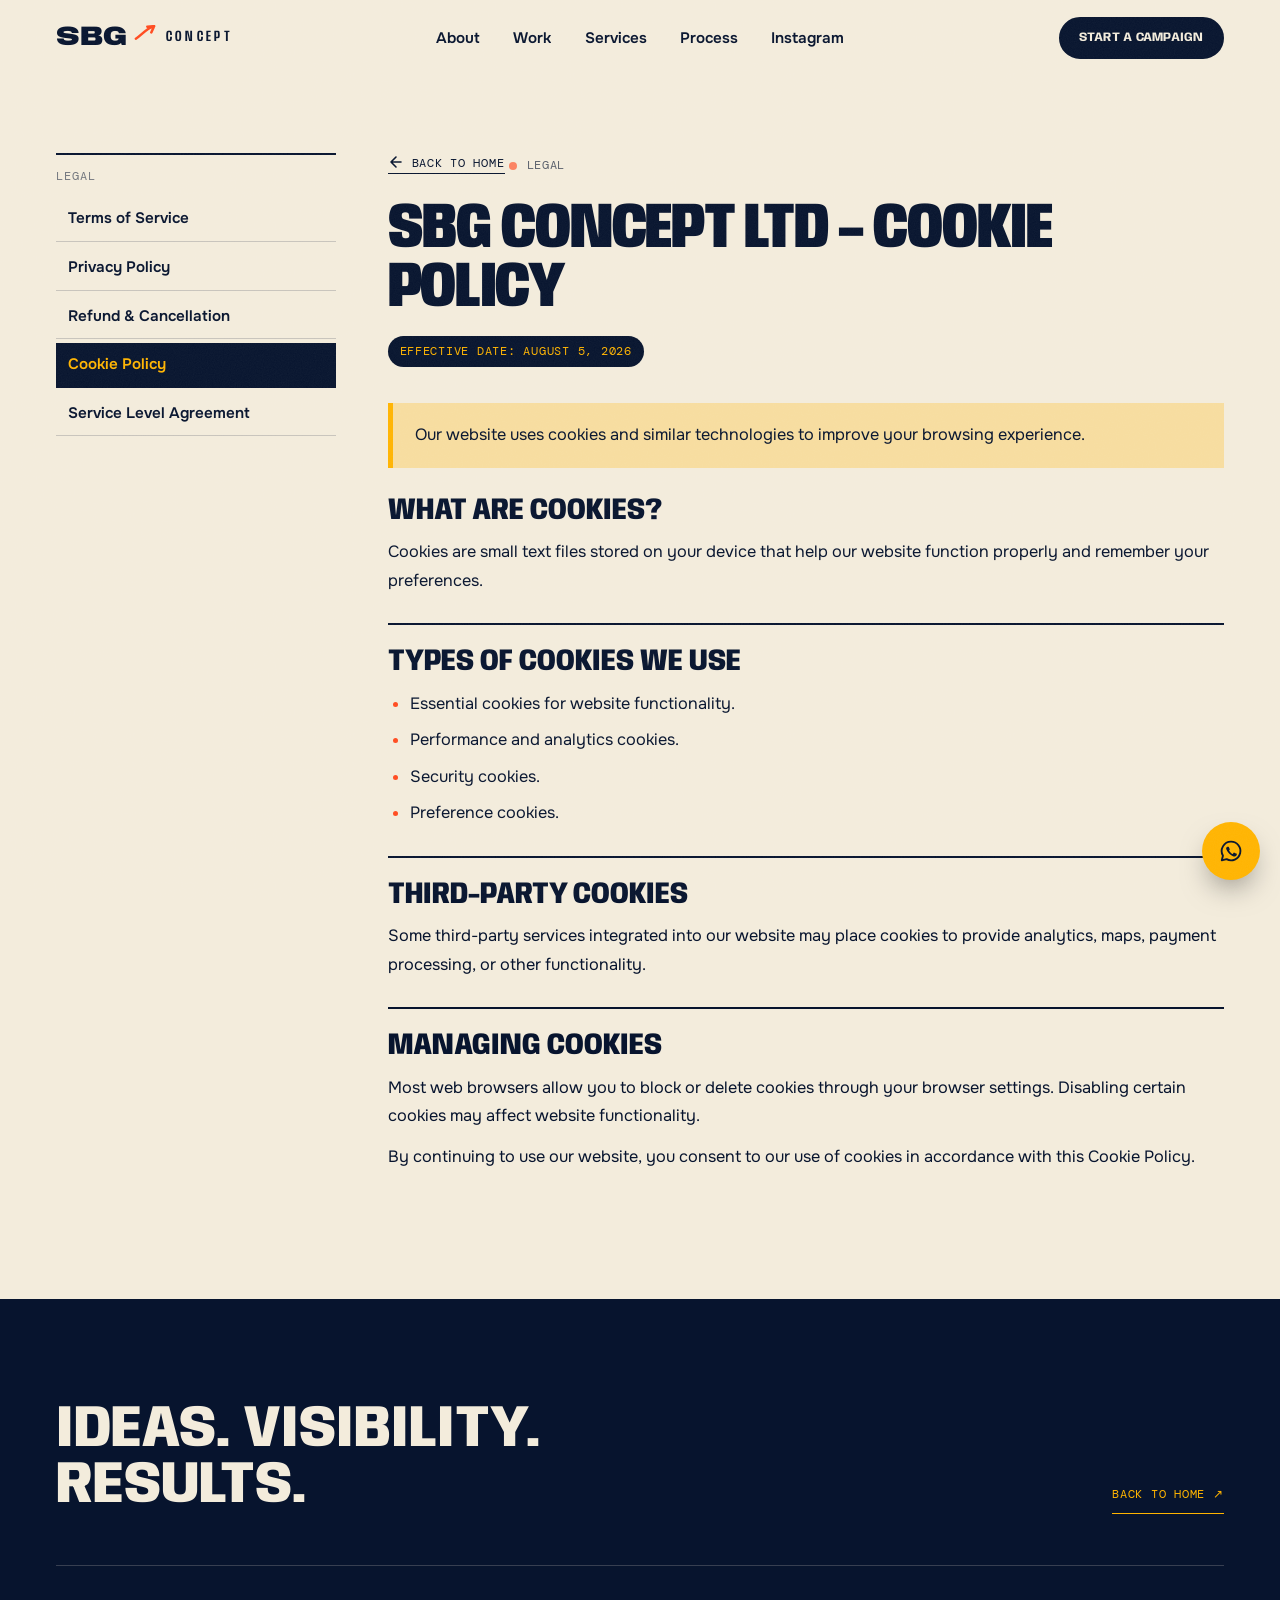
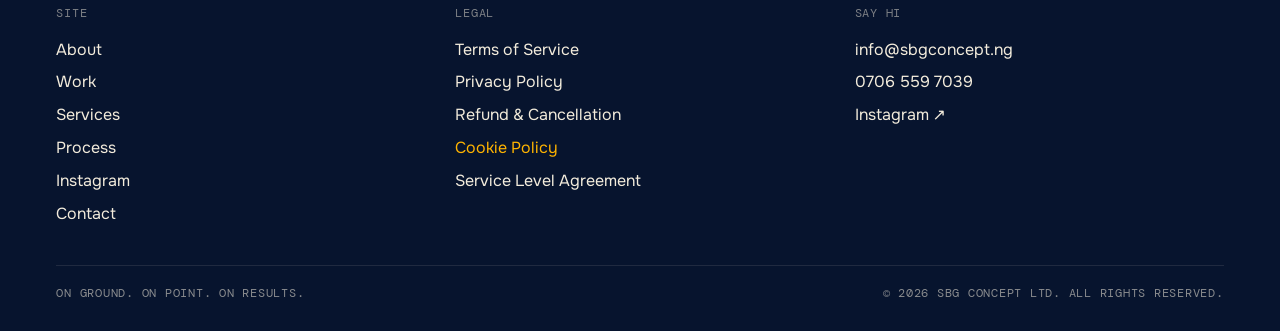
<file: cookie-policy.html>
<!doctype html>
<html lang="en">
<head>
<meta charset="UTF-8">
<meta name="viewport" content="width=device-width, initial-scale=1.0">
<title>Cookie Policy — SBG Concept Ltd</title>
<meta name="description" content="Cookie Policy for SBG Concept Ltd. Learn how we use cookies and how you can manage your preferences.">
<meta name="robots" content="index, follow">
<link rel="canonical" href="https://www.sbgconcept.ng/cookie-policy">

<link rel="icon" type="image/svg+xml" href="assets/favicon.svg">

<meta name="theme-color" content="#F3ECDC">
<link rel="preload" href="assets/fonts/anybody-var.woff2" as="font" type="font/woff2" crossorigin>
<link rel="stylesheet" href="css/fonts.css?v=6">
<link rel="stylesheet" href="css/style.css?v=6">
</head>
<body class="page-legal">

<div class="grain" aria-hidden="true"></div>
<div class="progress" id="progress" aria-hidden="true"></div>

<a class="skip-link" href="#main">Skip to content</a>

<header class="site-header" id="siteHeader" data-theme="light">
  <div class="header-inner">
    <a href="/" class="brand" aria-label="SBG Concept — home">
      <span class="brand-sbg">SBG</span>
      <svg class="brand-arrow" width="22" height="16" viewBox="0 0 18 14" fill="none" aria-hidden="true"><path d="M1 12C6 9 10 3 17 1M17 1L11 1.5M17 1L14.5 6.5" stroke="currentColor" stroke-width="2.2" stroke-linecap="round" stroke-linejoin="round"/></svg>
      <span class="brand-concept">Concept</span>
    </a>

    <nav class="main-nav" aria-label="Primary">
      <a href="/#about" data-label="About"><span>About</span></a>
      <a href="/#work" data-label="Work"><span>Work</span></a>
      <a href="/#services" data-label="Services"><span>Services</span></a>
      <a href="/#process" data-label="Process"><span>Process</span></a>
      <a href="/#feed" data-label="Instagram"><span>Instagram</span></a>
    </nav>

    <div class="header-right">
      <a href="/#contact" class="btn btn-solid btn-sm header-cta">Start a campaign</a>
      <button class="menu-btn" id="menuBtn" aria-label="Open menu" aria-expanded="false" aria-controls="menu">
        <span></span><span></span>
      </button>
    </div>
  </div>
</header>

<div class="menu" id="menu" aria-hidden="true">
  <nav class="menu-nav" aria-label="Mobile">
    <a href="/#about"><span class="mono">01</span>About</a>
    <a href="/#work"><span class="mono">02</span>Work</a>
    <a href="/#services"><span class="mono">03</span>Services</a>
    <a href="/#process"><span class="mono">04</span>Process</a>
    <a href="/#feed"><span class="mono">05</span>Instagram</a>
    <a href="/#contact"><span class="mono">06</span>Contact</a>
  </nav>
  <p class="menu-foot mono">info@sbgconcept.ng · 0706 559 7039</p>
</div>

<main id="main">

  <section class="section legal-page">
    <div class="wrap legal-layout">
      <aside class="legal-sidebar">
        <nav class="legal-nav" aria-label="Legal documents">
          <span class="legal-nav-label">Legal</span>
          <a href="terms-of-service">Terms of Service</a>
          <a href="privacy-policy">Privacy Policy</a>
          <a href="refund-cancellation-policy">Refund &amp; Cancellation</a>
          <a href="cookie-policy" class="is-active" aria-current="page">Cookie Policy</a>
          <a href="service-level-agreement">Service Level Agreement</a>
        </nav>
      </aside>

      <div class="legal-main">
        <div class="legal-page-head">
          <a href="/" class="legal-back-link" aria-label="Back to home">
            <svg width="16" height="16" viewBox="0 0 16 16" fill="none" aria-hidden="true"><path d="M13 8H3M8 3L3 8l5 5" stroke="currentColor" stroke-width="1.6" stroke-linecap="round" stroke-linejoin="round"/></svg>
            Back to home
          </a>
          <p class="eyebrow mono"><span class="eyebrow-dot"></span> Legal</p>
          <h1>SBG Concept Ltd – Cookie Policy</h1>
          <p class="legal-effective-date">Effective Date: August 5, 2026</p>
        </div>

        <article class="legal-prose">
          <p>
            Our website uses cookies and similar technologies to improve your browsing experience.
          </p>

          <section aria-labelledby="cookie-what">
            <h2 id="cookie-what">What Are Cookies?</h2>
            <p>
              Cookies are small text files stored on your device that help our website function properly
              and remember your preferences.
            </p>
          </section>

          <section aria-labelledby="cookie-types">
            <h2 id="cookie-types">Types of Cookies We Use</h2>
            <ul>
              <li>Essential cookies for website functionality.</li>
              <li>Performance and analytics cookies.</li>
              <li>Security cookies.</li>
              <li>Preference cookies.</li>
            </ul>
          </section>

          <section aria-labelledby="cookie-third-party">
            <h2 id="cookie-third-party">Third-Party Cookies</h2>
            <p>
              Some third-party services integrated into our website may place cookies to provide analytics,
              maps, payment processing, or other functionality.
            </p>
          </section>

          <section aria-labelledby="cookie-manage">
            <h2 id="cookie-manage">Managing Cookies</h2>
            <p>
              Most web browsers allow you to block or delete cookies through your browser settings.
              Disabling certain cookies may affect website functionality.
            </p>
            <p>
              By continuing to use our website, you consent to our use of cookies in accordance with
              this Cookie Policy.
            </p>
          </section>
        </article>
      </div>
    </div>
  </section>

</main>

<footer class="site-footer" data-theme="dark">
  <div class="wrap">
    <div class="footer-top">
      <p class="footer-line">Ideas. Visibility. Results.</p>
      <a href="/" class="to-top mono">Back to home ↗</a>
    </div>
    <div class="footer-cols">
      <nav aria-label="Footer"><p class="mono">Site</p>
        <a href="/#about">About</a><a href="/#work">Work</a><a href="/#services">Services</a><a href="/#process">Process</a><a href="/#feed">Instagram</a><a href="/#contact">Contact</a>
      </nav>
      <nav aria-label="Legal"><p class="mono">Legal</p>
        <a href="terms-of-service">Terms of Service</a><a href="privacy-policy">Privacy Policy</a><a href="refund-cancellation-policy">Refund &amp; Cancellation</a><a href="cookie-policy" aria-current="page">Cookie Policy</a><a href="service-level-agreement">Service Level Agreement</a>
      </nav>
      <div><p class="mono">Say hi</p>
        <a href="mailto:info@sbgconcept.ng">info@sbgconcept.ng</a><a href="tel:+2347065597039">0706 559 7039</a><a href="https://www.instagram.com/sbgconcept/" target="_blank" rel="noopener">Instagram ↗</a>
      </div>
    </div>
    <div class="footer-meta mono">
      <span>On ground. On point. On results.</span>
      <span>&copy; <span id="year"></span> SBG Concept Ltd. All rights reserved.</span>
    </div>
  </div>
</footer>

<a href="https://wa.me/2347065597039" class="wa-fab" target="_blank" rel="noopener" aria-label="Chat on WhatsApp">
  <svg viewBox="0 0 24 24" fill="none"><path d="M12 4a8 8 0 00-6.9 12l-1 4 4.1-1A8 8 0 1012 4z" stroke="currentColor" stroke-width="1.6" stroke-linejoin="round"/><path d="M8.5 8.8c.2-.5.4-.5.6-.5h.5c.2 0 .4 0 .6.4.2.5.6 1.5.7 1.6.1.1.1.3 0 .5-.1.2-.2.3-.3.4-.2.2-.3.3-.1.6.2.3.8 1.3 1.8 2.1 1.2 1 1.1.7 1.3.5.2-.2.5-.7.7-.9.2-.2.4-.2.6-.1.2.1 1.5.7 1.7.8.2.1.4.2.4.3 0 .2 0 .9-.3 1.3-.3.4-1.3.9-1.8.9-.5 0-1.5-.1-3-1.3-2.4-1.7-3.3-3.7-3.5-4.1-.1-.4-.6-1-.6-1.5 0-.5.3-.8.4-1z" fill="currentColor"/></svg>
</a>

<script src="assets/vendor/lenis.min.js"></script>
<script src="js/main.js?v=6"></script>
</body>
</html>
</file>
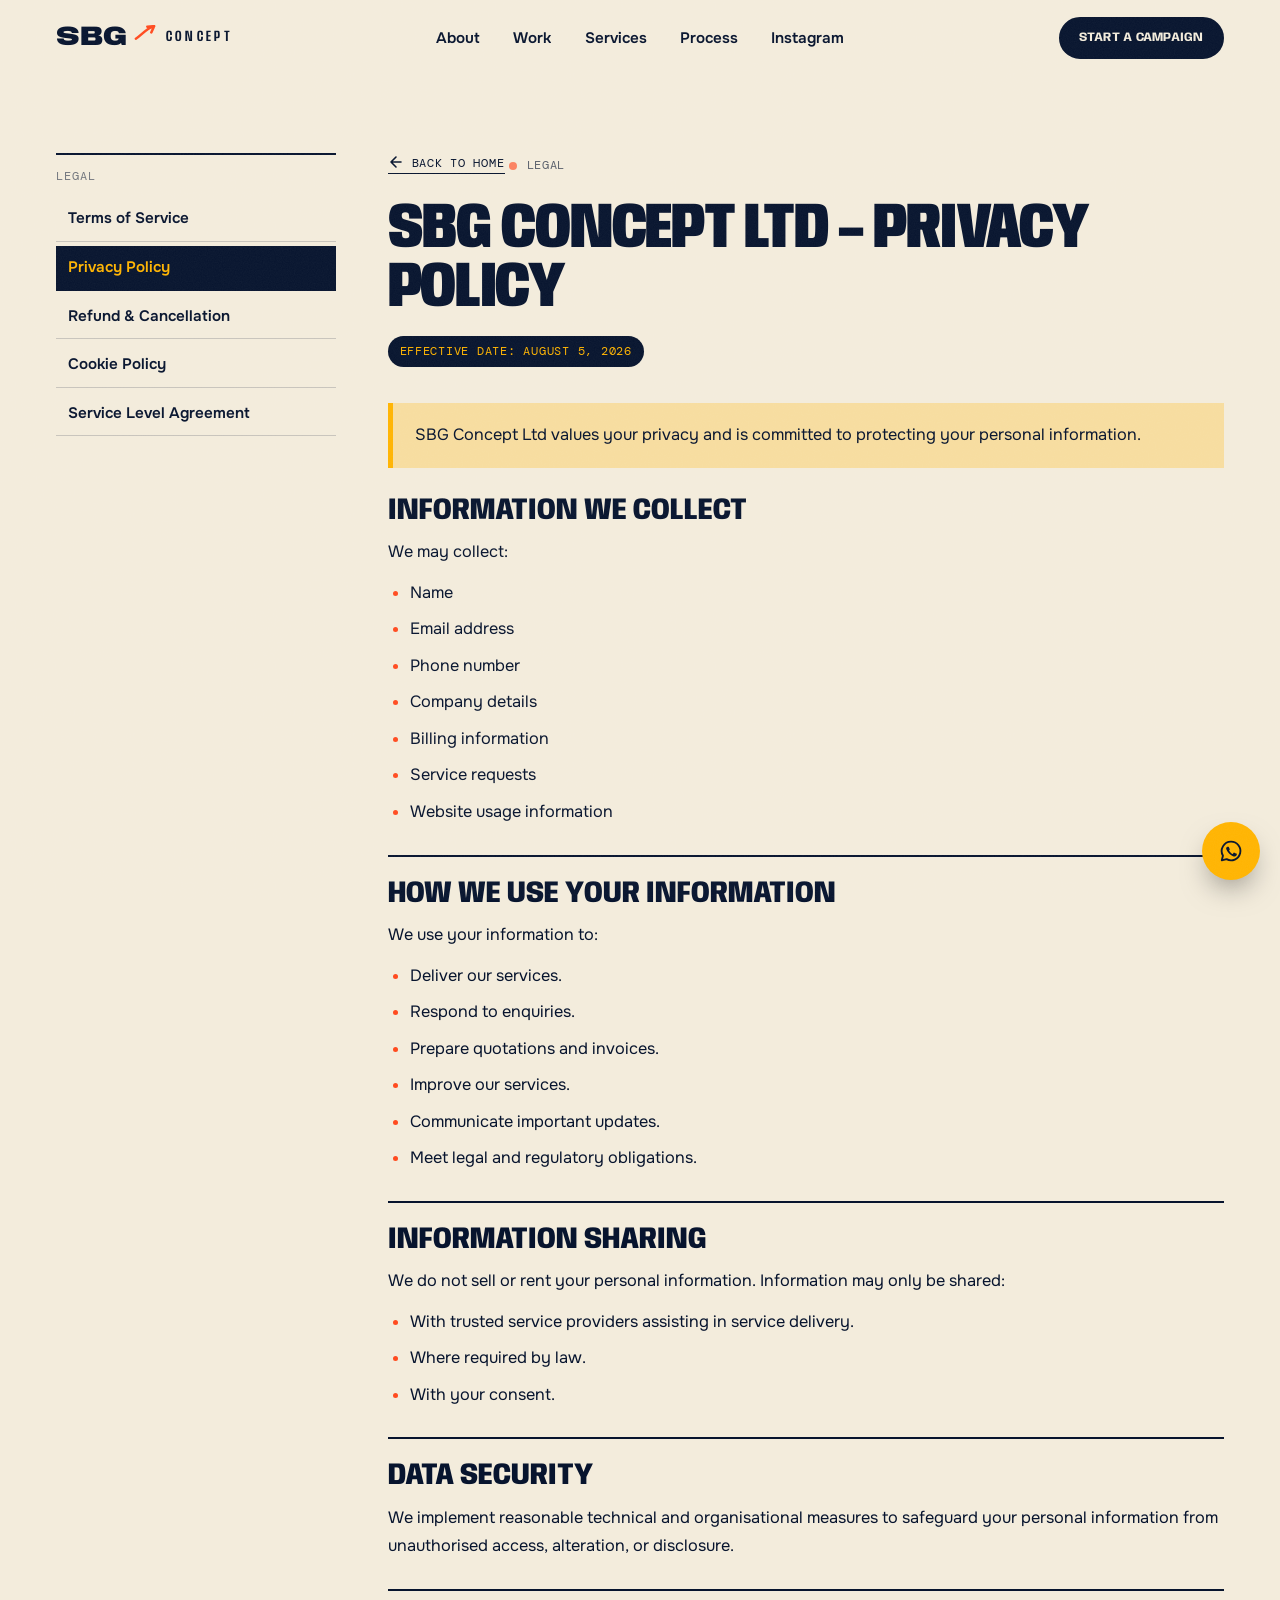
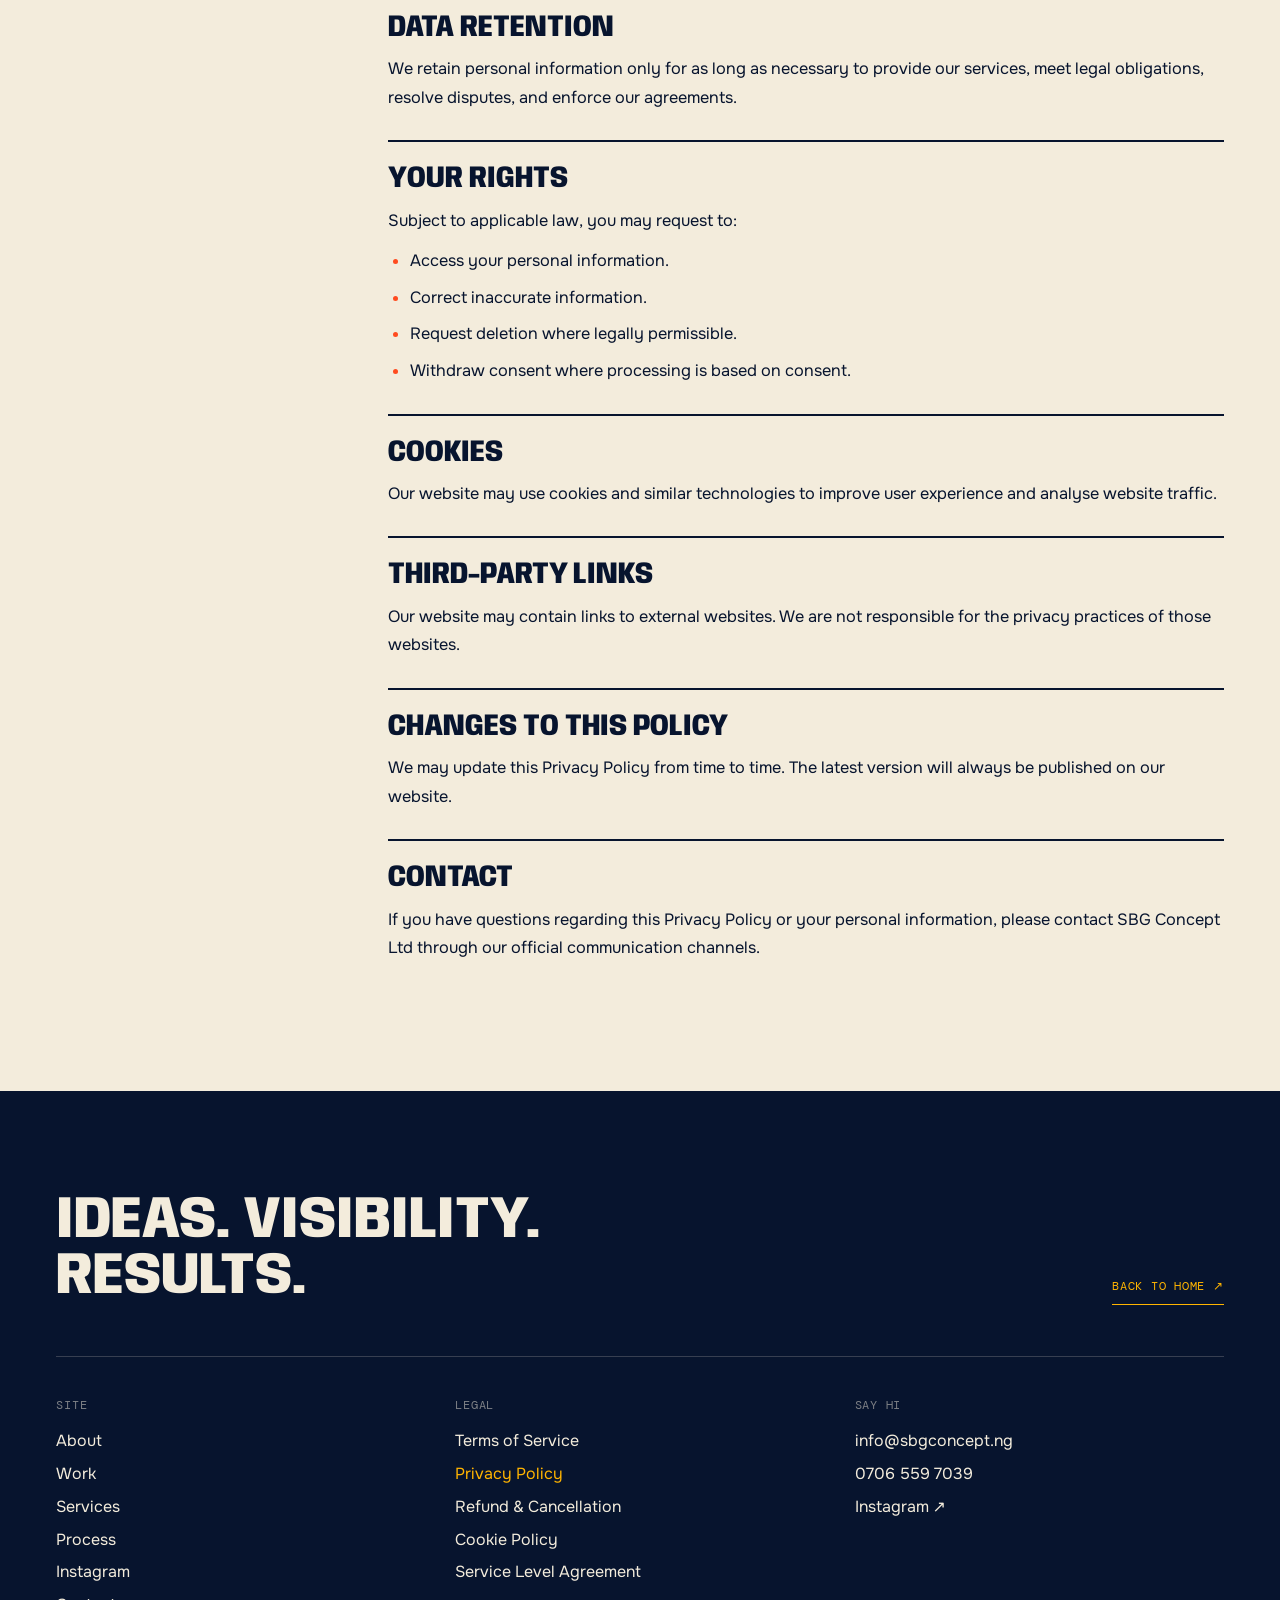
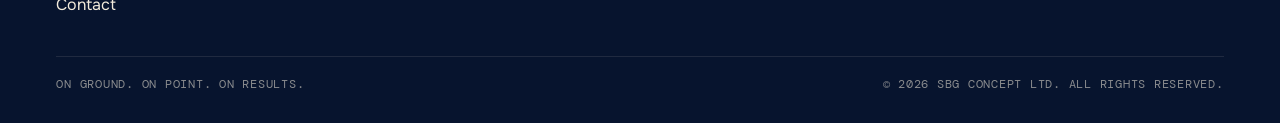
<file: privacy-policy.html>
<!doctype html>
<html lang="en">
<head>
<meta charset="UTF-8">
<meta name="viewport" content="width=device-width, initial-scale=1.0">
<title>Privacy Policy — SBG Concept Ltd</title>
<meta name="description" content="Privacy Policy for SBG Concept Ltd. Learn how we collect, use, protect, and retain your personal information.">
<meta name="robots" content="index, follow">
<link rel="canonical" href="https://www.sbgconcept.ng/privacy-policy">

<link rel="icon" type="image/svg+xml" href="assets/favicon.svg">

<meta name="theme-color" content="#F3ECDC">
<link rel="preload" href="assets/fonts/anybody-var.woff2" as="font" type="font/woff2" crossorigin>
<link rel="stylesheet" href="css/fonts.css?v=6">
<link rel="stylesheet" href="css/style.css?v=6">
</head>
<body class="page-legal">

<div class="grain" aria-hidden="true"></div>
<div class="progress" id="progress" aria-hidden="true"></div>

<a class="skip-link" href="#main">Skip to content</a>

<header class="site-header" id="siteHeader" data-theme="light">
  <div class="header-inner">
    <a href="/" class="brand" aria-label="SBG Concept — home">
      <span class="brand-sbg">SBG</span>
      <svg class="brand-arrow" width="22" height="16" viewBox="0 0 18 14" fill="none" aria-hidden="true"><path d="M1 12C6 9 10 3 17 1M17 1L11 1.5M17 1L14.5 6.5" stroke="currentColor" stroke-width="2.2" stroke-linecap="round" stroke-linejoin="round"/></svg>
      <span class="brand-concept">Concept</span>
    </a>

    <nav class="main-nav" aria-label="Primary">
      <a href="/#about" data-label="About"><span>About</span></a>
      <a href="/#work" data-label="Work"><span>Work</span></a>
      <a href="/#services" data-label="Services"><span>Services</span></a>
      <a href="/#process" data-label="Process"><span>Process</span></a>
      <a href="/#feed" data-label="Instagram"><span>Instagram</span></a>
    </nav>

    <div class="header-right">
      <a href="/#contact" class="btn btn-solid btn-sm header-cta">Start a campaign</a>
      <button class="menu-btn" id="menuBtn" aria-label="Open menu" aria-expanded="false" aria-controls="menu">
        <span></span><span></span>
      </button>
    </div>
  </div>
</header>

<div class="menu" id="menu" aria-hidden="true">
  <nav class="menu-nav" aria-label="Mobile">
    <a href="/#about"><span class="mono">01</span>About</a>
    <a href="/#work"><span class="mono">02</span>Work</a>
    <a href="/#services"><span class="mono">03</span>Services</a>
    <a href="/#process"><span class="mono">04</span>Process</a>
    <a href="/#feed"><span class="mono">05</span>Instagram</a>
    <a href="/#contact"><span class="mono">06</span>Contact</a>
  </nav>
  <p class="menu-foot mono">info@sbgconcept.ng · 0706 559 7039</p>
</div>

<main id="main">

  <section class="section legal-page">
    <div class="wrap legal-layout">
      <aside class="legal-sidebar">
        <nav class="legal-nav" aria-label="Legal documents">
          <span class="legal-nav-label">Legal</span>
          <a href="terms-of-service">Terms of Service</a>
          <a href="privacy-policy" class="is-active" aria-current="page">Privacy Policy</a>
          <a href="refund-cancellation-policy">Refund &amp; Cancellation</a>
          <a href="cookie-policy">Cookie Policy</a>
          <a href="service-level-agreement">Service Level Agreement</a>
        </nav>
      </aside>

      <div class="legal-main">
        <div class="legal-page-head">
          <a href="/" class="legal-back-link" aria-label="Back to home">
            <svg width="16" height="16" viewBox="0 0 16 16" fill="none" aria-hidden="true"><path d="M13 8H3M8 3L3 8l5 5" stroke="currentColor" stroke-width="1.6" stroke-linecap="round" stroke-linejoin="round"/></svg>
            Back to home
          </a>
          <p class="eyebrow mono"><span class="eyebrow-dot"></span> Legal</p>
          <h1>SBG Concept Ltd – Privacy Policy</h1>
          <p class="legal-effective-date">Effective Date: August 5, 2026</p>
        </div>

        <article class="legal-prose">
          <p>
            SBG Concept Ltd values your privacy and is committed to protecting your personal information.
          </p>

          <section aria-labelledby="privacy-collect">
            <h2 id="privacy-collect">Information We Collect</h2>
            <p>We may collect:</p>
            <ul>
              <li>Name</li>
              <li>Email address</li>
              <li>Phone number</li>
              <li>Company details</li>
              <li>Billing information</li>
              <li>Service requests</li>
              <li>Website usage information</li>
            </ul>
          </section>

          <section aria-labelledby="privacy-use">
            <h2 id="privacy-use">How We Use Your Information</h2>
            <p>We use your information to:</p>
            <ul>
              <li>Deliver our services.</li>
              <li>Respond to enquiries.</li>
              <li>Prepare quotations and invoices.</li>
              <li>Improve our services.</li>
              <li>Communicate important updates.</li>
              <li>Meet legal and regulatory obligations.</li>
            </ul>
          </section>

          <section aria-labelledby="privacy-sharing">
            <h2 id="privacy-sharing">Information Sharing</h2>
            <p>We do not sell or rent your personal information. Information may only be shared:</p>
            <ul>
              <li>With trusted service providers assisting in service delivery.</li>
              <li>Where required by law.</li>
              <li>With your consent.</li>
            </ul>
          </section>

          <section aria-labelledby="privacy-security">
            <h2 id="privacy-security">Data Security</h2>
            <p>
              We implement reasonable technical and organisational measures to safeguard your personal
              information from unauthorised access, alteration, or disclosure.
            </p>
          </section>

          <section aria-labelledby="privacy-retention">
            <h2 id="privacy-retention">Data Retention</h2>
            <p>
              We retain personal information only for as long as necessary to provide our services, meet
              legal obligations, resolve disputes, and enforce our agreements.
            </p>
          </section>

          <section aria-labelledby="privacy-rights">
            <h2 id="privacy-rights">Your Rights</h2>
            <p>Subject to applicable law, you may request to:</p>
            <ul>
              <li>Access your personal information.</li>
              <li>Correct inaccurate information.</li>
              <li>Request deletion where legally permissible.</li>
              <li>Withdraw consent where processing is based on consent.</li>
            </ul>
          </section>

          <section aria-labelledby="privacy-cookies">
            <h2 id="privacy-cookies">Cookies</h2>
            <p>
              Our website may use cookies and similar technologies to improve user experience and analyse
              website traffic.
            </p>
          </section>

          <section aria-labelledby="privacy-third-party">
            <h2 id="privacy-third-party">Third-Party Links</h2>
            <p>
              Our website may contain links to external websites. We are not responsible for the privacy
              practices of those websites.
            </p>
          </section>

          <section aria-labelledby="privacy-changes">
            <h2 id="privacy-changes">Changes to This Policy</h2>
            <p>
              We may update this Privacy Policy from time to time. The latest version will always be
              published on our website.
            </p>
          </section>

          <section aria-labelledby="privacy-contact">
            <h2 id="privacy-contact">Contact</h2>
            <p>
              If you have questions regarding this Privacy Policy or your personal information, please
              contact SBG Concept Ltd through our official communication channels.
            </p>
          </section>
        </article>
      </div>
    </div>
  </section>

</main>

<footer class="site-footer" data-theme="dark">
  <div class="wrap">
    <div class="footer-top">
      <p class="footer-line">Ideas. Visibility. Results.</p>
      <a href="/" class="to-top mono">Back to home ↗</a>
    </div>
    <div class="footer-cols">
      <nav aria-label="Footer"><p class="mono">Site</p>
        <a href="/#about">About</a><a href="/#work">Work</a><a href="/#services">Services</a><a href="/#process">Process</a><a href="/#feed">Instagram</a><a href="/#contact">Contact</a>
      </nav>
      <nav aria-label="Legal"><p class="mono">Legal</p>
        <a href="terms-of-service">Terms of Service</a><a href="privacy-policy" aria-current="page">Privacy Policy</a><a href="refund-cancellation-policy">Refund &amp; Cancellation</a><a href="cookie-policy">Cookie Policy</a><a href="service-level-agreement">Service Level Agreement</a>
      </nav>
      <div><p class="mono">Say hi</p>
        <a href="mailto:info@sbgconcept.ng">info@sbgconcept.ng</a><a href="tel:+2347065597039">0706 559 7039</a><a href="https://www.instagram.com/sbgconcept/" target="_blank" rel="noopener">Instagram ↗</a>
      </div>
    </div>
    <div class="footer-meta mono">
      <span>On ground. On point. On results.</span>
      <span>&copy; <span id="year"></span> SBG Concept Ltd. All rights reserved.</span>
    </div>
  </div>
</footer>

<a href="https://wa.me/2347065597039" class="wa-fab" target="_blank" rel="noopener" aria-label="Chat on WhatsApp">
  <svg viewBox="0 0 24 24" fill="none"><path d="M12 4a8 8 0 00-6.9 12l-1 4 4.1-1A8 8 0 1012 4z" stroke="currentColor" stroke-width="1.6" stroke-linejoin="round"/><path d="M8.5 8.8c.2-.5.4-.5.6-.5h.5c.2 0 .4 0 .6.4.2.5.6 1.5.7 1.6.1.1.1.3 0 .5-.1.2-.2.3-.3.4-.2.2-.3.3-.1.6.2.3.8 1.3 1.8 2.1 1.2 1 1.1.7 1.3.5.2-.2.5-.7.7-.9.2-.2.4-.2.6-.1.2.1 1.5.7 1.7.8.2.1.4.2.4.3 0 .2 0 .9-.3 1.3-.3.4-1.3.9-1.8.9-.5 0-1.5-.1-3-1.3-2.4-1.7-3.3-3.7-3.5-4.1-.1-.4-.6-1-.6-1.5 0-.5.3-.8.4-1z" fill="currentColor"/></svg>
</a>

<script src="assets/vendor/lenis.min.js"></script>
<script src="js/main.js?v=6"></script>
</body>
</html>
</file>
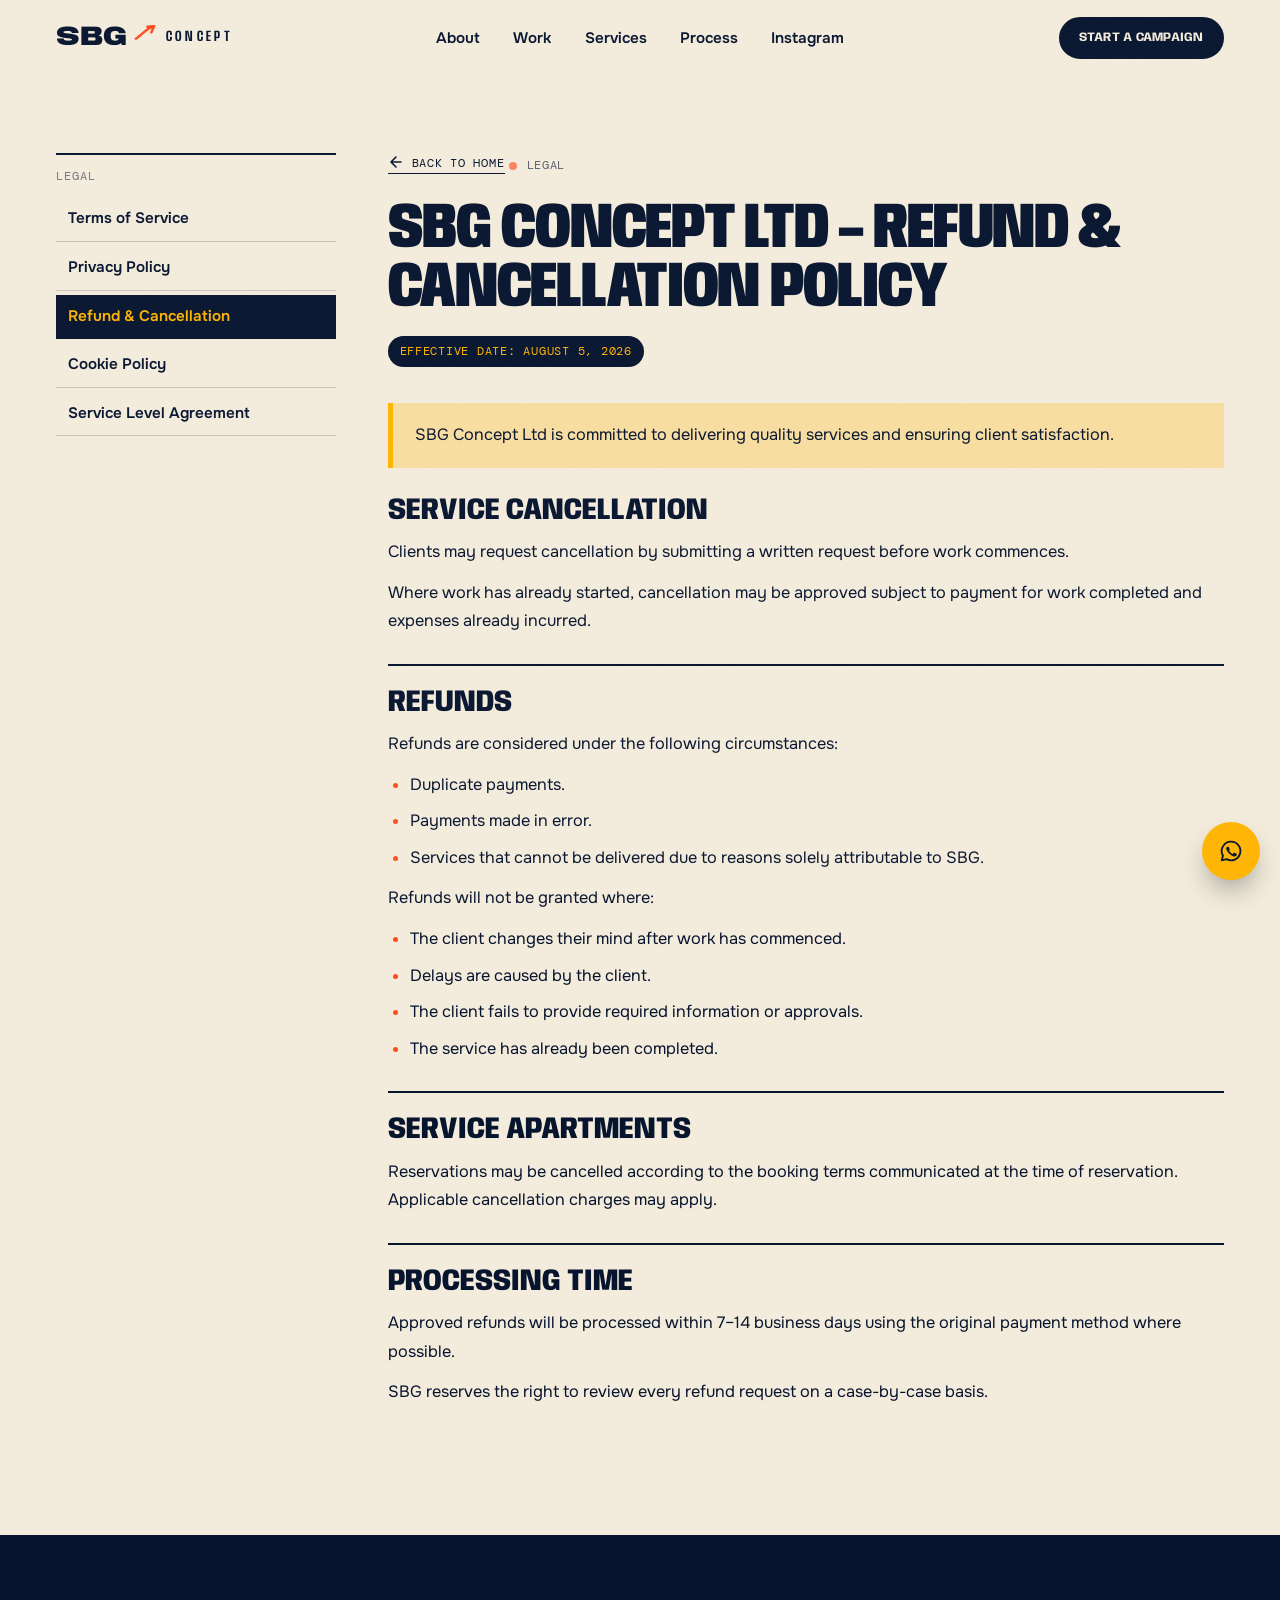
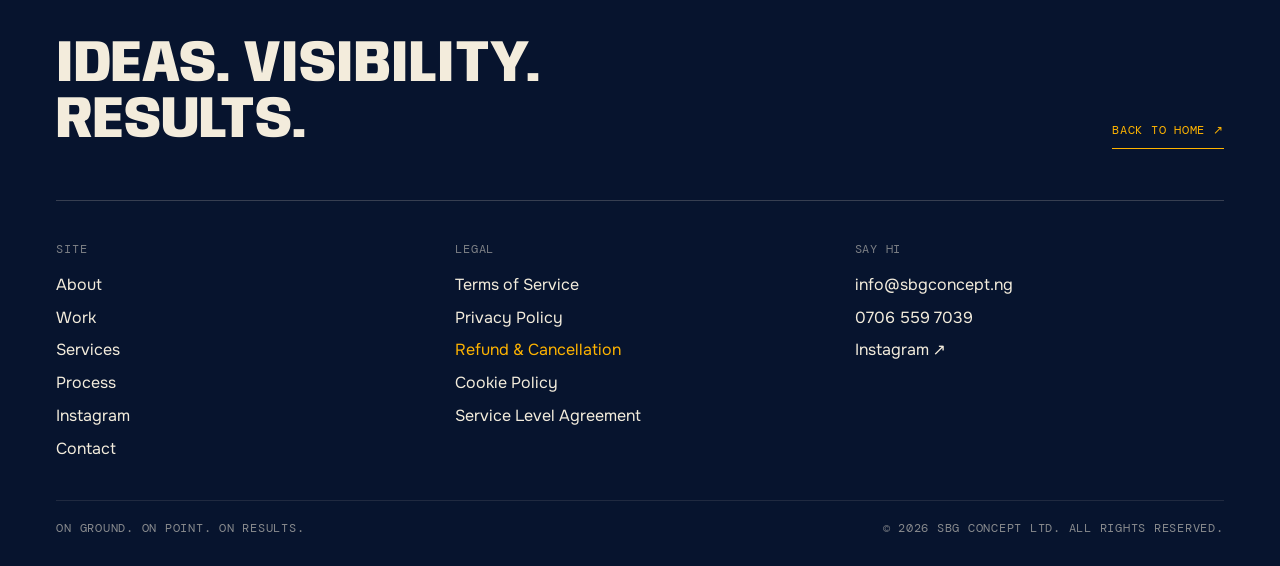
<file: refund-cancellation-policy.html>
<!doctype html>
<html lang="en">
<head>
<meta charset="UTF-8">
<meta name="viewport" content="width=device-width, initial-scale=1.0">
<title>Refund &amp; Cancellation Policy — SBG Concept Ltd</title>
<meta name="description" content="Refund and Cancellation Policy for SBG Concept Ltd. Understand our cancellation terms, refund eligibility, and processing times.">
<meta name="robots" content="index, follow">
<link rel="canonical" href="https://www.sbgconcept.ng/refund-cancellation-policy">

<link rel="icon" type="image/svg+xml" href="assets/favicon.svg">

<meta name="theme-color" content="#F3ECDC">
<link rel="preload" href="assets/fonts/anybody-var.woff2" as="font" type="font/woff2" crossorigin>
<link rel="stylesheet" href="css/fonts.css?v=6">
<link rel="stylesheet" href="css/style.css?v=6">
</head>
<body class="page-legal">

<div class="grain" aria-hidden="true"></div>
<div class="progress" id="progress" aria-hidden="true"></div>

<a class="skip-link" href="#main">Skip to content</a>

<header class="site-header" id="siteHeader" data-theme="light">
  <div class="header-inner">
    <a href="/" class="brand" aria-label="SBG Concept — home">
      <span class="brand-sbg">SBG</span>
      <svg class="brand-arrow" width="22" height="16" viewBox="0 0 18 14" fill="none" aria-hidden="true"><path d="M1 12C6 9 10 3 17 1M17 1L11 1.5M17 1L14.5 6.5" stroke="currentColor" stroke-width="2.2" stroke-linecap="round" stroke-linejoin="round"/></svg>
      <span class="brand-concept">Concept</span>
    </a>

    <nav class="main-nav" aria-label="Primary">
      <a href="/#about" data-label="About"><span>About</span></a>
      <a href="/#work" data-label="Work"><span>Work</span></a>
      <a href="/#services" data-label="Services"><span>Services</span></a>
      <a href="/#process" data-label="Process"><span>Process</span></a>
      <a href="/#feed" data-label="Instagram"><span>Instagram</span></a>
    </nav>

    <div class="header-right">
      <a href="/#contact" class="btn btn-solid btn-sm header-cta">Start a campaign</a>
      <button class="menu-btn" id="menuBtn" aria-label="Open menu" aria-expanded="false" aria-controls="menu">
        <span></span><span></span>
      </button>
    </div>
  </div>
</header>

<div class="menu" id="menu" aria-hidden="true">
  <nav class="menu-nav" aria-label="Mobile">
    <a href="/#about"><span class="mono">01</span>About</a>
    <a href="/#work"><span class="mono">02</span>Work</a>
    <a href="/#services"><span class="mono">03</span>Services</a>
    <a href="/#process"><span class="mono">04</span>Process</a>
    <a href="/#feed"><span class="mono">05</span>Instagram</a>
    <a href="/#contact"><span class="mono">06</span>Contact</a>
  </nav>
  <p class="menu-foot mono">info@sbgconcept.ng · 0706 559 7039</p>
</div>

<main id="main">

  <section class="section legal-page">
    <div class="wrap legal-layout">
      <aside class="legal-sidebar">
        <nav class="legal-nav" aria-label="Legal documents">
          <span class="legal-nav-label">Legal</span>
          <a href="terms-of-service">Terms of Service</a>
          <a href="privacy-policy">Privacy Policy</a>
          <a href="refund-cancellation-policy" class="is-active" aria-current="page">Refund &amp; Cancellation</a>
          <a href="cookie-policy">Cookie Policy</a>
          <a href="service-level-agreement">Service Level Agreement</a>
        </nav>
      </aside>

      <div class="legal-main">
        <div class="legal-page-head">
          <a href="/" class="legal-back-link" aria-label="Back to home">
            <svg width="16" height="16" viewBox="0 0 16 16" fill="none" aria-hidden="true"><path d="M13 8H3M8 3L3 8l5 5" stroke="currentColor" stroke-width="1.6" stroke-linecap="round" stroke-linejoin="round"/></svg>
            Back to home
          </a>
          <p class="eyebrow mono"><span class="eyebrow-dot"></span> Legal</p>
          <h1>SBG Concept Ltd – Refund &amp; Cancellation Policy</h1>
          <p class="legal-effective-date">Effective Date: August 5, 2026</p>
        </div>

        <article class="legal-prose">
          <p>
            SBG Concept Ltd is committed to delivering quality services and ensuring client satisfaction.
          </p>

          <section aria-labelledby="refund-cancellation">
            <h2 id="refund-cancellation">Service Cancellation</h2>
            <p>Clients may request cancellation by submitting a written request before work commences.</p>
            <p>
              Where work has already started, cancellation may be approved subject to payment for work
              completed and expenses already incurred.
            </p>
          </section>

          <section aria-labelledby="refund-eligibility">
            <h2 id="refund-eligibility">Refunds</h2>
            <p>Refunds are considered under the following circumstances:</p>
            <ul>
              <li>Duplicate payments.</li>
              <li>Payments made in error.</li>
              <li>Services that cannot be delivered due to reasons solely attributable to SBG.</li>
            </ul>
            <p>Refunds will not be granted where:</p>
            <ul>
              <li>The client changes their mind after work has commenced.</li>
              <li>Delays are caused by the client.</li>
              <li>The client fails to provide required information or approvals.</li>
              <li>The service has already been completed.</li>
            </ul>
          </section>

          <section aria-labelledby="refund-apartments">
            <h2 id="refund-apartments">Service Apartments</h2>
            <p>
              Reservations may be cancelled according to the booking terms communicated at the time of
              reservation. Applicable cancellation charges may apply.
            </p>
          </section>

          <section aria-labelledby="refund-processing">
            <h2 id="refund-processing">Processing Time</h2>
            <p>
              Approved refunds will be processed within 7–14 business days using the original payment method
              where possible.
            </p>
            <p>
              SBG reserves the right to review every refund request on a case-by-case basis.
            </p>
          </section>
        </article>
      </div>
    </div>
  </section>

</main>

<footer class="site-footer" data-theme="dark">
  <div class="wrap">
    <div class="footer-top">
      <p class="footer-line">Ideas. Visibility. Results.</p>
      <a href="/" class="to-top mono">Back to home ↗</a>
    </div>
    <div class="footer-cols">
      <nav aria-label="Footer"><p class="mono">Site</p>
        <a href="/#about">About</a><a href="/#work">Work</a><a href="/#services">Services</a><a href="/#process">Process</a><a href="/#feed">Instagram</a><a href="/#contact">Contact</a>
      </nav>
      <nav aria-label="Legal"><p class="mono">Legal</p>
        <a href="terms-of-service">Terms of Service</a><a href="privacy-policy">Privacy Policy</a><a href="refund-cancellation-policy" aria-current="page">Refund &amp; Cancellation</a><a href="cookie-policy">Cookie Policy</a><a href="service-level-agreement">Service Level Agreement</a>
      </nav>
      <div><p class="mono">Say hi</p>
        <a href="mailto:info@sbgconcept.ng">info@sbgconcept.ng</a><a href="tel:+2347065597039">0706 559 7039</a><a href="https://www.instagram.com/sbgconcept/" target="_blank" rel="noopener">Instagram ↗</a>
      </div>
    </div>
    <div class="footer-meta mono">
      <span>On ground. On point. On results.</span>
      <span>&copy; <span id="year"></span> SBG Concept Ltd. All rights reserved.</span>
    </div>
  </div>
</footer>

<a href="https://wa.me/2347065597039" class="wa-fab" target="_blank" rel="noopener" aria-label="Chat on WhatsApp">
  <svg viewBox="0 0 24 24" fill="none"><path d="M12 4a8 8 0 00-6.9 12l-1 4 4.1-1A8 8 0 1012 4z" stroke="currentColor" stroke-width="1.6" stroke-linejoin="round"/><path d="M8.5 8.8c.2-.5.4-.5.6-.5h.5c.2 0 .4 0 .6.4.2.5.6 1.5.7 1.6.1.1.1.3 0 .5-.1.2-.2.3-.3.4-.2.2-.3.3-.1.6.2.3.8 1.3 1.8 2.1 1.2 1 1.1.7 1.3.5.2-.2.5-.7.7-.9.2-.2.4-.2.6-.1.2.1 1.5.7 1.7.8.2.1.4.2.4.3 0 .2 0 .9-.3 1.3-.3.4-1.3.9-1.8.9-.5 0-1.5-.1-3-1.3-2.4-1.7-3.3-3.7-3.5-4.1-.1-.4-.6-1-.6-1.5 0-.5.3-.8.4-1z" fill="currentColor"/></svg>
</a>

<script src="assets/vendor/lenis.min.js"></script>
<script src="js/main.js?v=6"></script>
</body>
</html>
</file>
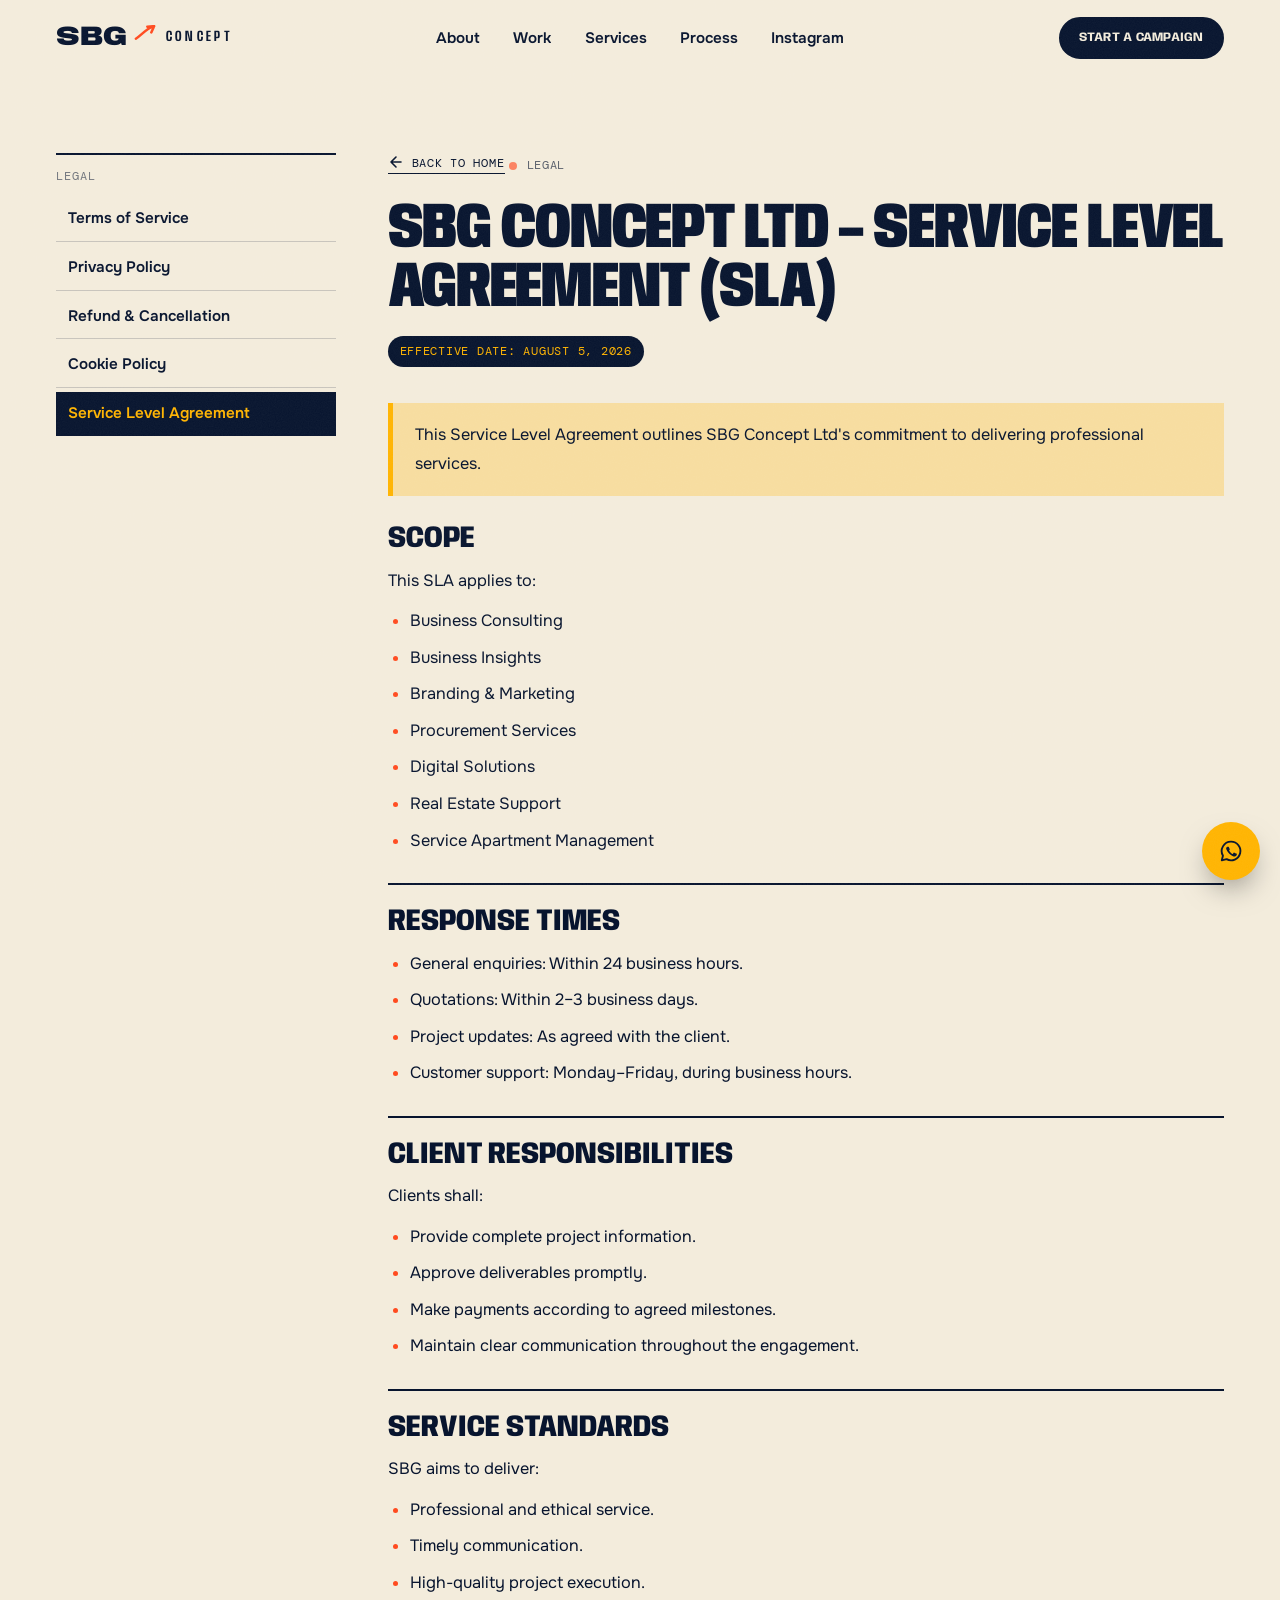
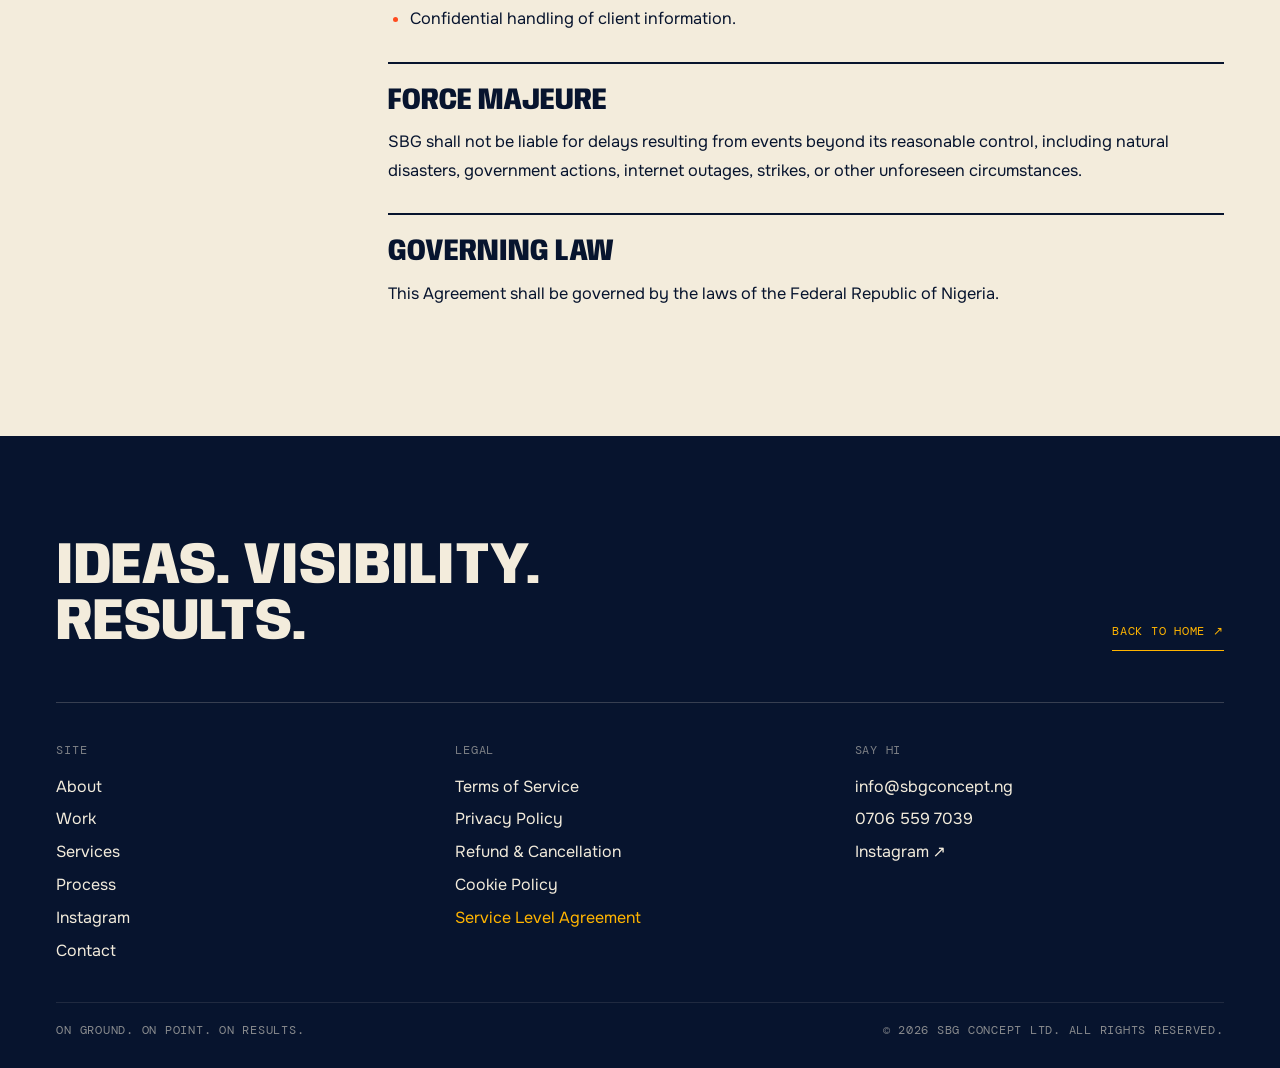
<file: service-level-agreement.html>
<!doctype html>
<html lang="en">
<head>
<meta charset="UTF-8">
<meta name="viewport" content="width=device-width, initial-scale=1.0">
<title>Service Level Agreement — SBG Concept Ltd</title>
<meta name="description" content="Service Level Agreement for SBG Concept Ltd. Review our response times, service standards, and client responsibilities.">
<meta name="robots" content="index, follow">
<link rel="canonical" href="https://www.sbgconcept.ng/service-level-agreement">

<link rel="icon" type="image/svg+xml" href="assets/favicon.svg">

<meta name="theme-color" content="#F3ECDC">
<link rel="preload" href="assets/fonts/anybody-var.woff2" as="font" type="font/woff2" crossorigin>
<link rel="stylesheet" href="css/fonts.css?v=6">
<link rel="stylesheet" href="css/style.css?v=6">
</head>
<body class="page-legal">

<div class="grain" aria-hidden="true"></div>
<div class="progress" id="progress" aria-hidden="true"></div>

<a class="skip-link" href="#main">Skip to content</a>

<header class="site-header" id="siteHeader" data-theme="light">
  <div class="header-inner">
    <a href="/" class="brand" aria-label="SBG Concept — home">
      <span class="brand-sbg">SBG</span>
      <svg class="brand-arrow" width="22" height="16" viewBox="0 0 18 14" fill="none" aria-hidden="true"><path d="M1 12C6 9 10 3 17 1M17 1L11 1.5M17 1L14.5 6.5" stroke="currentColor" stroke-width="2.2" stroke-linecap="round" stroke-linejoin="round"/></svg>
      <span class="brand-concept">Concept</span>
    </a>

    <nav class="main-nav" aria-label="Primary">
      <a href="/#about" data-label="About"><span>About</span></a>
      <a href="/#work" data-label="Work"><span>Work</span></a>
      <a href="/#services" data-label="Services"><span>Services</span></a>
      <a href="/#process" data-label="Process"><span>Process</span></a>
      <a href="/#feed" data-label="Instagram"><span>Instagram</span></a>
    </nav>

    <div class="header-right">
      <a href="/#contact" class="btn btn-solid btn-sm header-cta">Start a campaign</a>
      <button class="menu-btn" id="menuBtn" aria-label="Open menu" aria-expanded="false" aria-controls="menu">
        <span></span><span></span>
      </button>
    </div>
  </div>
</header>

<div class="menu" id="menu" aria-hidden="true">
  <nav class="menu-nav" aria-label="Mobile">
    <a href="/#about"><span class="mono">01</span>About</a>
    <a href="/#work"><span class="mono">02</span>Work</a>
    <a href="/#services"><span class="mono">03</span>Services</a>
    <a href="/#process"><span class="mono">04</span>Process</a>
    <a href="/#feed"><span class="mono">05</span>Instagram</a>
    <a href="/#contact"><span class="mono">06</span>Contact</a>
  </nav>
  <p class="menu-foot mono">info@sbgconcept.ng · 0706 559 7039</p>
</div>

<main id="main">

  <section class="section legal-page">
    <div class="wrap legal-layout">
      <aside class="legal-sidebar">
        <nav class="legal-nav" aria-label="Legal documents">
          <span class="legal-nav-label">Legal</span>
          <a href="terms-of-service">Terms of Service</a>
          <a href="privacy-policy">Privacy Policy</a>
          <a href="refund-cancellation-policy">Refund &amp; Cancellation</a>
          <a href="cookie-policy">Cookie Policy</a>
          <a href="service-level-agreement" class="is-active" aria-current="page">Service Level Agreement</a>
        </nav>
      </aside>

      <div class="legal-main">
        <div class="legal-page-head">
          <a href="/" class="legal-back-link" aria-label="Back to home">
            <svg width="16" height="16" viewBox="0 0 16 16" fill="none" aria-hidden="true"><path d="M13 8H3M8 3L3 8l5 5" stroke="currentColor" stroke-width="1.6" stroke-linecap="round" stroke-linejoin="round"/></svg>
            Back to home
          </a>
          <p class="eyebrow mono"><span class="eyebrow-dot"></span> Legal</p>
          <h1>SBG Concept Ltd – Service Level Agreement (SLA)</h1>
          <p class="legal-effective-date">Effective Date: August 5, 2026</p>
        </div>

        <article class="legal-prose">
          <p>
            This Service Level Agreement outlines SBG Concept Ltd's commitment to delivering professional services.
          </p>

          <section aria-labelledby="sla-scope">
            <h2 id="sla-scope">Scope</h2>
            <p>This SLA applies to:</p>
            <ul>
              <li>Business Consulting</li>
              <li>Business Insights</li>
              <li>Branding &amp; Marketing</li>
              <li>Procurement Services</li>
              <li>Digital Solutions</li>
              <li>Real Estate Support</li>
              <li>Service Apartment Management</li>
            </ul>
          </section>

          <section aria-labelledby="sla-response">
            <h2 id="sla-response">Response Times</h2>
            <ul>
              <li>General enquiries: Within 24 business hours.</li>
              <li>Quotations: Within 2–3 business days.</li>
              <li>Project updates: As agreed with the client.</li>
              <li>Customer support: Monday–Friday, during business hours.</li>
            </ul>
          </section>

          <section aria-labelledby="sla-client">
            <h2 id="sla-client">Client Responsibilities</h2>
            <p>Clients shall:</p>
            <ul>
              <li>Provide complete project information.</li>
              <li>Approve deliverables promptly.</li>
              <li>Make payments according to agreed milestones.</li>
              <li>Maintain clear communication throughout the engagement.</li>
            </ul>
          </section>

          <section aria-labelledby="sla-standards">
            <h2 id="sla-standards">Service Standards</h2>
            <p>SBG aims to deliver:</p>
            <ul>
              <li>Professional and ethical service.</li>
              <li>Timely communication.</li>
              <li>High-quality project execution.</li>
              <li>Confidential handling of client information.</li>
            </ul>
          </section>

          <section aria-labelledby="sla-force-majeure">
            <h2 id="sla-force-majeure">Force Majeure</h2>
            <p>
              SBG shall not be liable for delays resulting from events beyond its reasonable control,
              including natural disasters, government actions, internet outages, strikes, or other
              unforeseen circumstances.
            </p>
          </section>

          <section aria-labelledby="sla-law">
            <h2 id="sla-law">Governing Law</h2>
            <p>
              This Agreement shall be governed by the laws of the Federal Republic of Nigeria.
            </p>
          </section>
        </article>
      </div>
    </div>
  </section>

</main>

<footer class="site-footer" data-theme="dark">
  <div class="wrap">
    <div class="footer-top">
      <p class="footer-line">Ideas. Visibility. Results.</p>
      <a href="/" class="to-top mono">Back to home ↗</a>
    </div>
    <div class="footer-cols">
      <nav aria-label="Footer"><p class="mono">Site</p>
        <a href="/#about">About</a><a href="/#work">Work</a><a href="/#services">Services</a><a href="/#process">Process</a><a href="/#feed">Instagram</a><a href="/#contact">Contact</a>
      </nav>
      <nav aria-label="Legal"><p class="mono">Legal</p>
        <a href="terms-of-service">Terms of Service</a><a href="privacy-policy">Privacy Policy</a><a href="refund-cancellation-policy">Refund &amp; Cancellation</a><a href="cookie-policy">Cookie Policy</a><a href="service-level-agreement" aria-current="page">Service Level Agreement</a>
      </nav>
      <div><p class="mono">Say hi</p>
        <a href="mailto:info@sbgconcept.ng">info@sbgconcept.ng</a><a href="tel:+2347065597039">0706 559 7039</a><a href="https://www.instagram.com/sbgconcept/" target="_blank" rel="noopener">Instagram ↗</a>
      </div>
    </div>
    <div class="footer-meta mono">
      <span>On ground. On point. On results.</span>
      <span>&copy; <span id="year"></span> SBG Concept Ltd. All rights reserved.</span>
    </div>
  </div>
</footer>

<a href="https://wa.me/2347065597039" class="wa-fab" target="_blank" rel="noopener" aria-label="Chat on WhatsApp">
  <svg viewBox="0 0 24 24" fill="none"><path d="M12 4a8 8 0 00-6.9 12l-1 4 4.1-1A8 8 0 1012 4z" stroke="currentColor" stroke-width="1.6" stroke-linejoin="round"/><path d="M8.5 8.8c.2-.5.4-.5.6-.5h.5c.2 0 .4 0 .6.4.2.5.6 1.5.7 1.6.1.1.1.3 0 .5-.1.2-.2.3-.3.4-.2.2-.3.3-.1.6.2.3.8 1.3 1.8 2.1 1.2 1 1.1.7 1.3.5.2-.2.5-.7.7-.9.2-.2.4-.2.6-.1.2.1 1.5.7 1.7.8.2.1.4.2.4.3 0 .2 0 .9-.3 1.3-.3.4-1.3.9-1.8.9-.5 0-1.5-.1-3-1.3-2.4-1.7-3.3-3.7-3.5-4.1-.1-.4-.6-1-.6-1.5 0-.5.3-.8.4-1z" fill="currentColor"/></svg>
</a>

<script src="assets/vendor/lenis.min.js"></script>
<script src="js/main.js?v=6"></script>
</body>
</html>
</file>
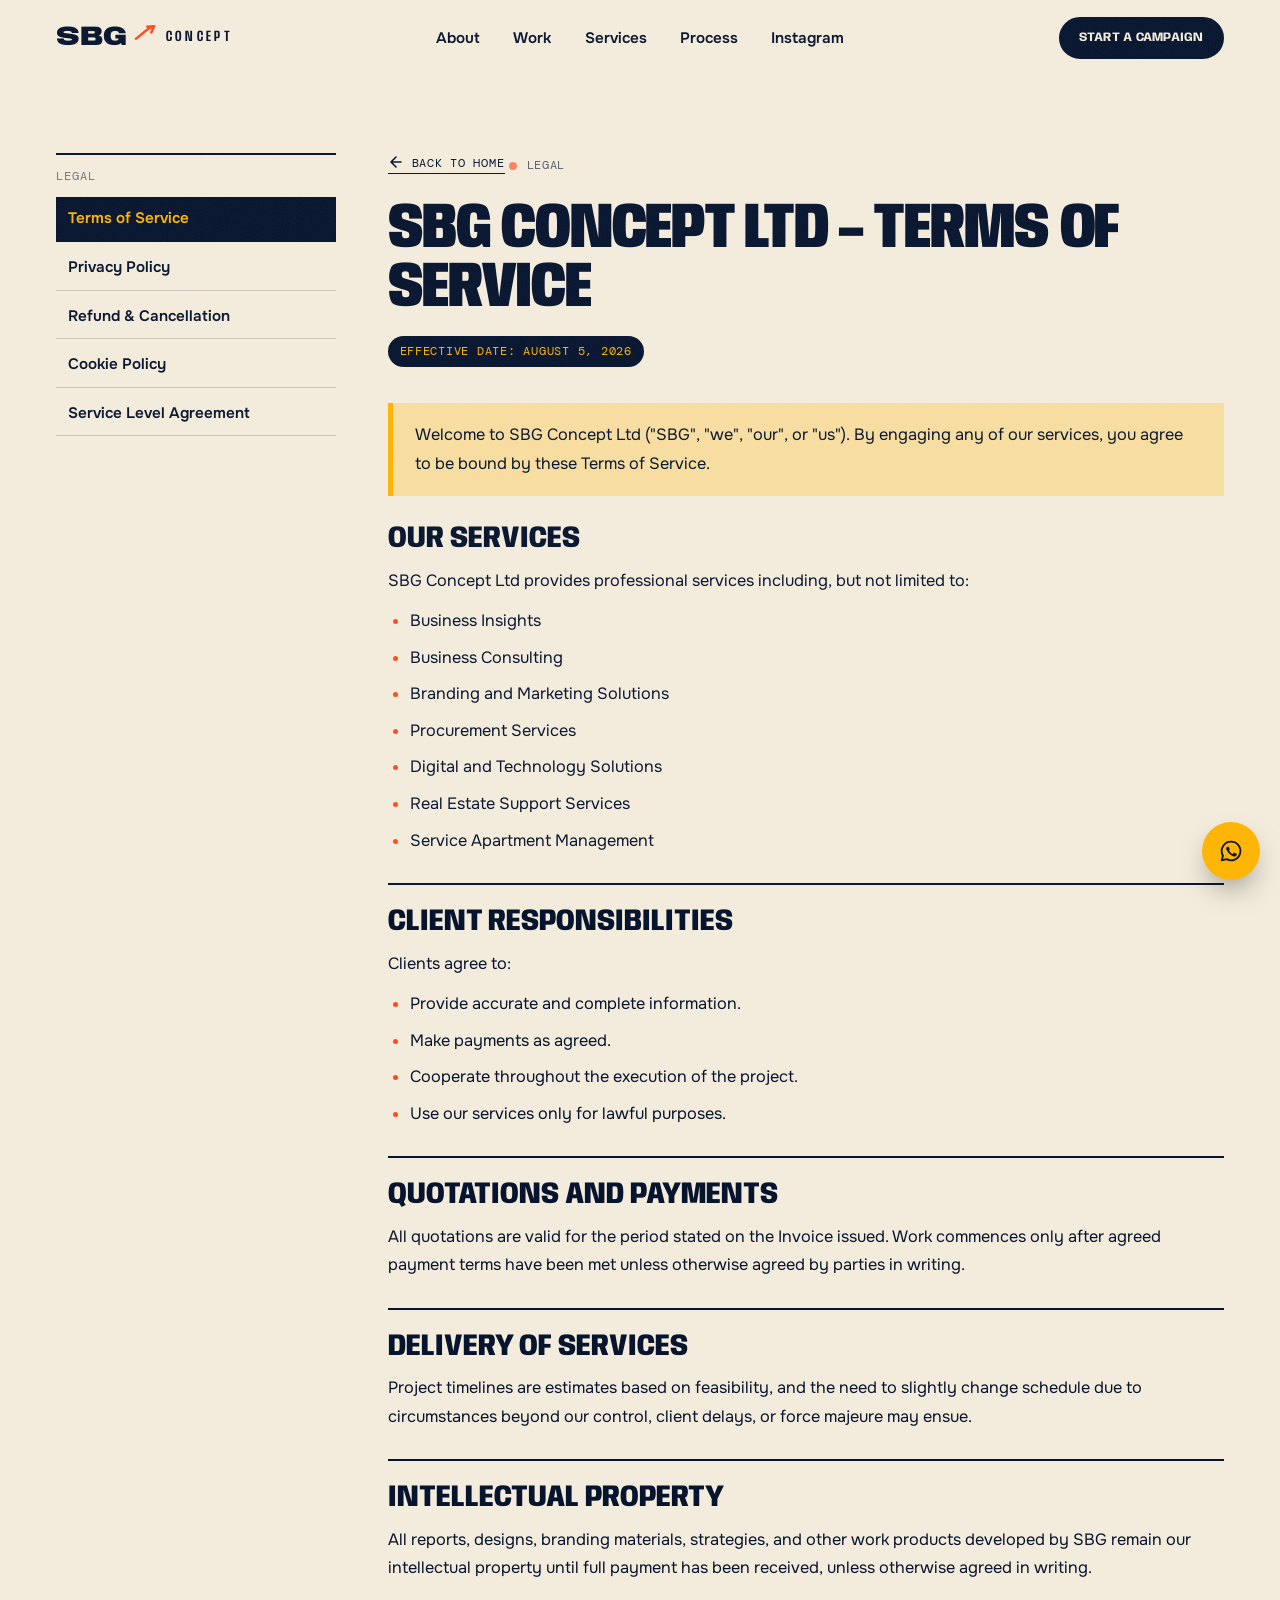
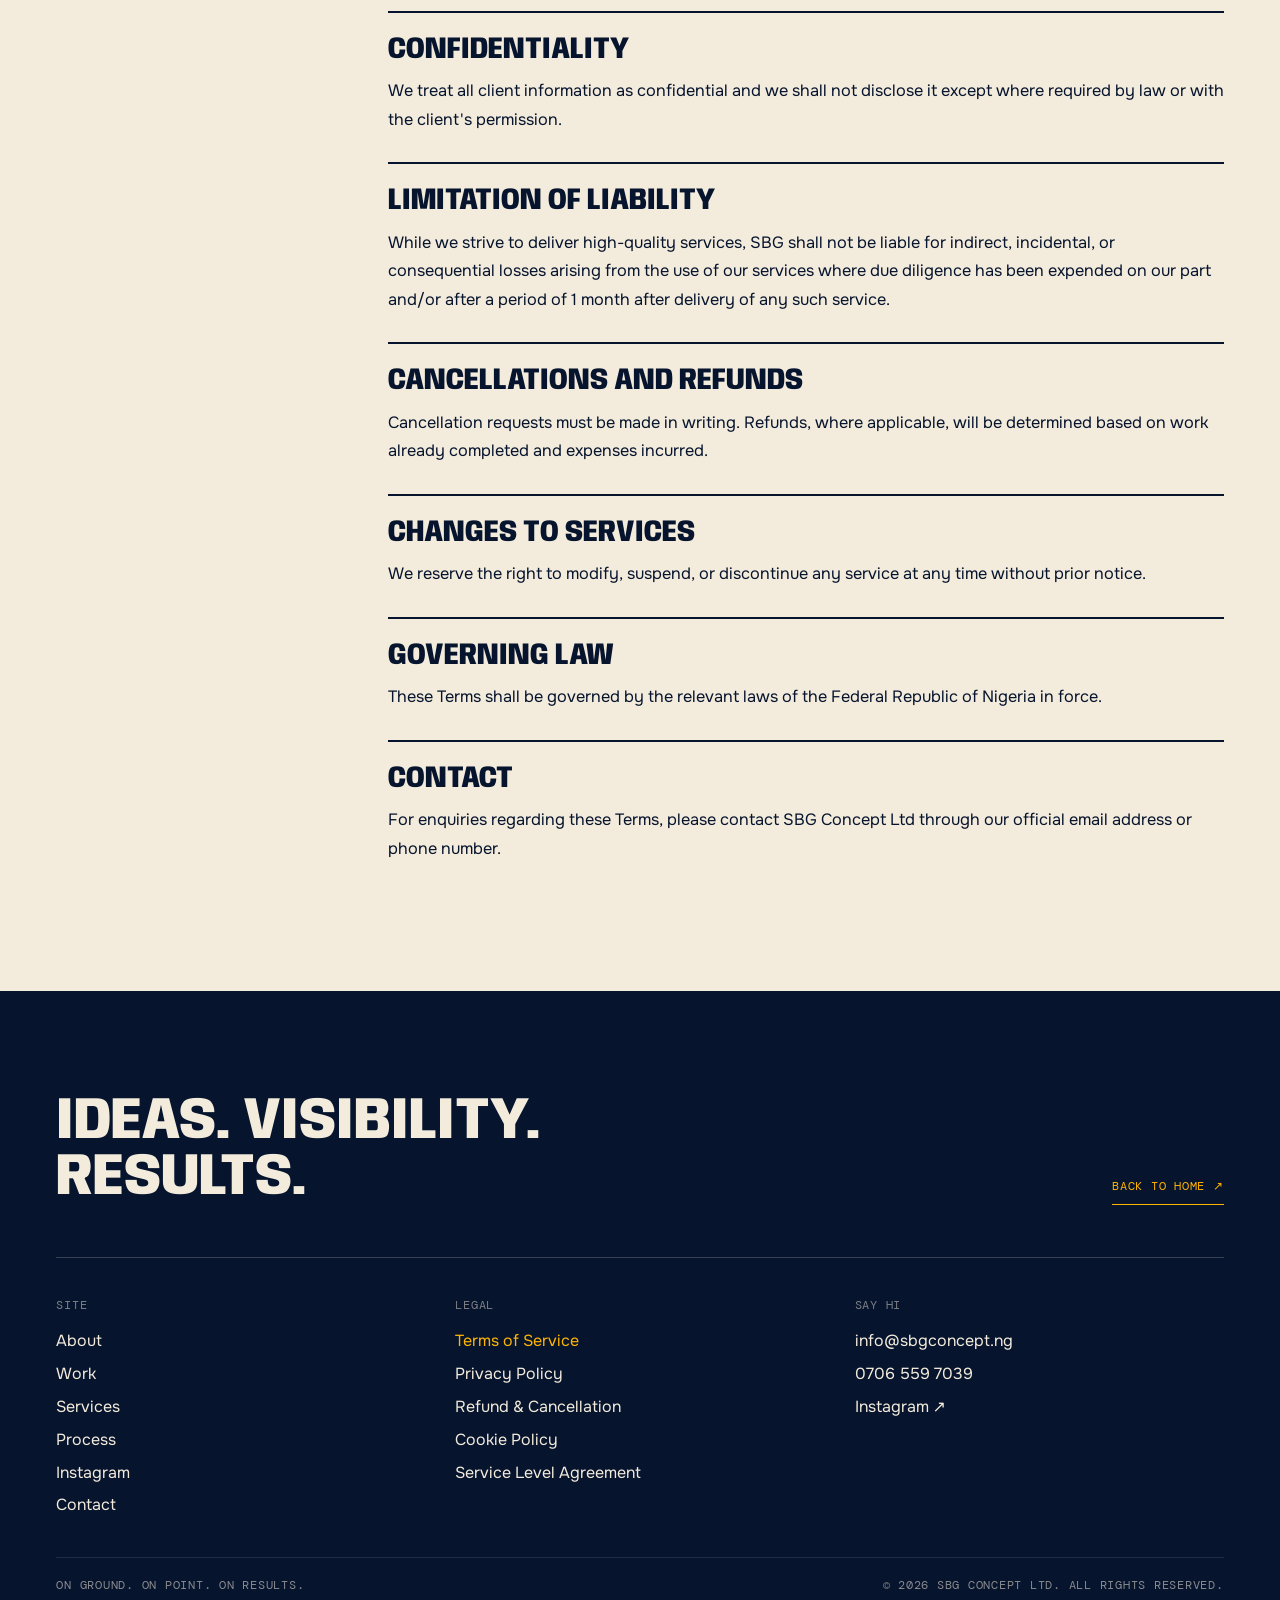
<file: terms-of-service.html>
<!doctype html>
<html lang="en">
<head>
<meta charset="UTF-8">
<meta name="viewport" content="width=device-width, initial-scale=1.0">
<title>Terms of Service — SBG Concept Ltd</title>
<meta name="description" content="Terms of Service for SBG Concept Ltd. Read our service terms, client responsibilities, payment policies, and legal information.">
<meta name="robots" content="index, follow">
<link rel="canonical" href="https://www.sbgconcept.ng/terms-of-service">

<link rel="icon" type="image/svg+xml" href="assets/favicon.svg">

<meta name="theme-color" content="#F3ECDC">
<link rel="preload" href="assets/fonts/anybody-var.woff2" as="font" type="font/woff2" crossorigin>
<link rel="stylesheet" href="css/fonts.css?v=6">
<link rel="stylesheet" href="css/style.css?v=6">
</head>
<body class="page-legal">

<div class="grain" aria-hidden="true"></div>
<div class="progress" id="progress" aria-hidden="true"></div>

<a class="skip-link" href="#main">Skip to content</a>

<header class="site-header" id="siteHeader" data-theme="light">
  <div class="header-inner">
    <a href="/" class="brand" aria-label="SBG Concept — home">
      <span class="brand-sbg">SBG</span>
      <svg class="brand-arrow" width="22" height="16" viewBox="0 0 18 14" fill="none" aria-hidden="true"><path d="M1 12C6 9 10 3 17 1M17 1L11 1.5M17 1L14.5 6.5" stroke="currentColor" stroke-width="2.2" stroke-linecap="round" stroke-linejoin="round"/></svg>
      <span class="brand-concept">Concept</span>
    </a>

    <nav class="main-nav" aria-label="Primary">
      <a href="/#about" data-label="About"><span>About</span></a>
      <a href="/#work" data-label="Work"><span>Work</span></a>
      <a href="/#services" data-label="Services"><span>Services</span></a>
      <a href="/#process" data-label="Process"><span>Process</span></a>
      <a href="/#feed" data-label="Instagram"><span>Instagram</span></a>
    </nav>

    <div class="header-right">
      <a href="/#contact" class="btn btn-solid btn-sm header-cta">Start a campaign</a>
      <button class="menu-btn" id="menuBtn" aria-label="Open menu" aria-expanded="false" aria-controls="menu">
        <span></span><span></span>
      </button>
    </div>
  </div>
</header>

<div class="menu" id="menu" aria-hidden="true">
  <nav class="menu-nav" aria-label="Mobile">
    <a href="/#about"><span class="mono">01</span>About</a>
    <a href="/#work"><span class="mono">02</span>Work</a>
    <a href="/#services"><span class="mono">03</span>Services</a>
    <a href="/#process"><span class="mono">04</span>Process</a>
    <a href="/#feed"><span class="mono">05</span>Instagram</a>
    <a href="/#contact"><span class="mono">06</span>Contact</a>
  </nav>
  <p class="menu-foot mono">info@sbgconcept.ng · 0706 559 7039</p>
</div>

<main id="main">

  <section class="section legal-page">
    <div class="wrap legal-layout">
      <aside class="legal-sidebar">
        <nav class="legal-nav" aria-label="Legal documents">
          <span class="legal-nav-label">Legal</span>
          <a href="terms-of-service" class="is-active" aria-current="page">Terms of Service</a>
          <a href="privacy-policy">Privacy Policy</a>
          <a href="refund-cancellation-policy">Refund &amp; Cancellation</a>
          <a href="cookie-policy">Cookie Policy</a>
          <a href="service-level-agreement">Service Level Agreement</a>
        </nav>
      </aside>

      <div class="legal-main">
        <div class="legal-page-head">
          <a href="/" class="legal-back-link" aria-label="Back to home">
            <svg width="16" height="16" viewBox="0 0 16 16" fill="none" aria-hidden="true"><path d="M13 8H3M8 3L3 8l5 5" stroke="currentColor" stroke-width="1.6" stroke-linecap="round" stroke-linejoin="round"/></svg>
            Back to home
          </a>
          <p class="eyebrow mono"><span class="eyebrow-dot"></span> Legal</p>
          <h1>SBG Concept Ltd – Terms of Service</h1>
          <p class="legal-effective-date">Effective Date: August 5, 2026</p>
        </div>

        <article class="legal-prose">
          <p>
            Welcome to SBG Concept Ltd ("SBG", "we", "our", or "us"). By engaging any of our services,
            you agree to be bound by these Terms of Service.
          </p>

          <section aria-labelledby="tos-services">
            <h2 id="tos-services">Our Services</h2>
            <p>SBG Concept Ltd provides professional services including, but not limited to:</p>
            <ul>
              <li>Business Insights</li>
              <li>Business Consulting</li>
              <li>Branding and Marketing Solutions</li>
              <li>Procurement Services</li>
              <li>Digital and Technology Solutions</li>
              <li>Real Estate Support Services</li>
              <li>Service Apartment Management</li>
            </ul>
          </section>

          <section aria-labelledby="tos-responsibilities">
            <h2 id="tos-responsibilities">Client Responsibilities</h2>
            <p>Clients agree to:</p>
            <ul>
              <li>Provide accurate and complete information.</li>
              <li>Make payments as agreed.</li>
              <li>Cooperate throughout the execution of the project.</li>
              <li>Use our services only for lawful purposes.</li>
            </ul>
          </section>

          <section aria-labelledby="tos-quotations">
            <h2 id="tos-quotations">Quotations and Payments</h2>
            <p>
              All quotations are valid for the period stated on the Invoice issued. Work commences only after
              agreed payment terms have been met unless otherwise agreed by parties in writing.
            </p>
          </section>

          <section aria-labelledby="tos-delivery">
            <h2 id="tos-delivery">Delivery of Services</h2>
            <p>
              Project timelines are estimates based on feasibility, and the need to slightly change schedule
              due to circumstances beyond our control, client delays, or force majeure may ensue.
            </p>
          </section>

          <section aria-labelledby="tos-ip">
            <h2 id="tos-ip">Intellectual Property</h2>
            <p>
              All reports, designs, branding materials, strategies, and other work products developed by SBG
              remain our intellectual property until full payment has been received, unless otherwise agreed
              in writing.
            </p>
          </section>

          <section aria-labelledby="tos-confidentiality">
            <h2 id="tos-confidentiality">Confidentiality</h2>
            <p>
              We treat all client information as confidential and we shall not disclose it except where
              required by law or with the client's permission.
            </p>
          </section>

          <section aria-labelledby="tos-liability">
            <h2 id="tos-liability">Limitation of Liability</h2>
            <p>
              While we strive to deliver high-quality services, SBG shall not be liable for indirect,
              incidental, or consequential losses arising from the use of our services where due diligence
              has been expended on our part and/or after a period of 1 month after delivery of any such service.
            </p>
          </section>

          <section aria-labelledby="tos-cancellations">
            <h2 id="tos-cancellations">Cancellations and Refunds</h2>
            <p>
              Cancellation requests must be made in writing. Refunds, where applicable, will be determined
              based on work already completed and expenses incurred.
            </p>
          </section>

          <section aria-labelledby="tos-changes">
            <h2 id="tos-changes">Changes to Services</h2>
            <p>
              We reserve the right to modify, suspend, or discontinue any service at any time without
              prior notice.
            </p>
          </section>

          <section aria-labelledby="tos-law">
            <h2 id="tos-law">Governing Law</h2>
            <p>
              These Terms shall be governed by the relevant laws of the Federal Republic of Nigeria in force.
            </p>
          </section>

          <section aria-labelledby="tos-contact">
            <h2 id="tos-contact">Contact</h2>
            <p>
              For enquiries regarding these Terms, please contact SBG Concept Ltd through our official email
              address or phone number.
            </p>
          </section>
        </article>
      </div>
    </div>
  </section>

</main>

<footer class="site-footer" data-theme="dark">
  <div class="wrap">
    <div class="footer-top">
      <p class="footer-line">Ideas. Visibility. Results.</p>
      <a href="/" class="to-top mono">Back to home ↗</a>
    </div>
    <div class="footer-cols">
      <nav aria-label="Footer"><p class="mono">Site</p>
        <a href="/#about">About</a><a href="/#work">Work</a><a href="/#services">Services</a><a href="/#process">Process</a><a href="/#feed">Instagram</a><a href="/#contact">Contact</a>
      </nav>
      <nav aria-label="Legal"><p class="mono">Legal</p>
        <a href="terms-of-service" aria-current="page">Terms of Service</a><a href="privacy-policy">Privacy Policy</a><a href="refund-cancellation-policy">Refund &amp; Cancellation</a><a href="cookie-policy">Cookie Policy</a><a href="service-level-agreement">Service Level Agreement</a>
      </nav>
      <div><p class="mono">Say hi</p>
        <a href="mailto:info@sbgconcept.ng">info@sbgconcept.ng</a><a href="tel:+2347065597039">0706 559 7039</a><a href="https://www.instagram.com/sbgconcept/" target="_blank" rel="noopener">Instagram ↗</a>
      </div>
    </div>
    <div class="footer-meta mono">
      <span>On ground. On point. On results.</span>
      <span>&copy; <span id="year"></span> SBG Concept Ltd. All rights reserved.</span>
    </div>
  </div>
</footer>

<a href="https://wa.me/2347065597039" class="wa-fab" target="_blank" rel="noopener" aria-label="Chat on WhatsApp">
  <svg viewBox="0 0 24 24" fill="none"><path d="M12 4a8 8 0 00-6.9 12l-1 4 4.1-1A8 8 0 1012 4z" stroke="currentColor" stroke-width="1.6" stroke-linejoin="round"/><path d="M8.5 8.8c.2-.5.4-.5.6-.5h.5c.2 0 .4 0 .6.4.2.5.6 1.5.7 1.6.1.1.1.3 0 .5-.1.2-.2.3-.3.4-.2.2-.3.3-.1.6.2.3.8 1.3 1.8 2.1 1.2 1 1.1.7 1.3.5.2-.2.5-.7.7-.9.2-.2.4-.2.6-.1.2.1 1.5.7 1.7.8.2.1.4.2.4.3 0 .2 0 .9-.3 1.3-.3.4-1.3.9-1.8.9-.5 0-1.5-.1-3-1.3-2.4-1.7-3.3-3.7-3.5-4.1-.1-.4-.6-1-.6-1.5 0-.5.3-.8.4-1z" fill="currentColor"/></svg>
</a>

<script src="assets/vendor/lenis.min.js"></script>
<script src="js/main.js?v=6"></script>
</body>
</html>
</file>
<file: css/fonts.css>
/* Anybody (variable: weight 100–900, width 50–150) — display */
@font-face{
  font-family: "Anybody";
  font-style: normal;
  font-weight: 100 900;
  font-stretch: 50% 150%;
  font-display: swap;
  src: url(../assets/fonts/anybody-var.woff2) format("woff2");
}
/* Onest — body */
@font-face{
  font-family: "Onest";
  font-style: normal;
  font-weight: 400;
  font-display: swap;
  src: url(../assets/fonts/onest-400-normal.woff2) format("woff2");
}
@font-face{
  font-family: "Onest";
  font-style: normal;
  font-weight: 500;
  font-display: swap;
  src: url(../assets/fonts/onest-500-normal.woff2) format("woff2");
}
@font-face{
  font-family: "Onest";
  font-style: normal;
  font-weight: 600;
  font-display: swap;
  src: url(../assets/fonts/onest-600-normal.woff2) format("woff2");
}
@font-face{
  font-family: "Onest";
  font-style: normal;
  font-weight: 700;
  font-display: swap;
  src: url(../assets/fonts/onest-700-normal.woff2) format("woff2");
}
/* DM Mono — field-note labels */
@font-face{
  font-family: "DM Mono";
  font-style: normal;
  font-weight: 400;
  font-display: swap;
  src: url(../assets/fonts/dm-mono-latin-400-normal.woff2) format("woff2");
}
@font-face{
  font-family: "DM Mono";
  font-style: normal;
  font-weight: 500;
  font-display: swap;
  src: url(../assets/fonts/dm-mono-latin-500-normal.woff2) format("woff2");
}
</file>
<file: css/style.css>
/* ============================================================
   SBG CONCEPT LTD
   Poster-and-signage identity: ink navy, signal gold, paper, flare.
   Display: Anybody (variable width + weight)  ·  Body: Onest  ·  Labels: DM Mono
   ============================================================ */

:root{
  --ink: #07142E;
  --ink-2: #0B1C42;
  --paper: #F3ECDC;
  --paper-2: #E8DFC8;
  --gold: #FFB400;
  --flare: #FF4B1F;
  --white: #fff;

  --font-display: "Anybody", "Arial Narrow", Impact, sans-serif;
  --font-body: "Onest", ui-sans-serif, system-ui, sans-serif;
  --font-mono: "DM Mono", ui-monospace, Menlo, monospace;

  --wrap: 1480px;
  --gutter: clamp(20px, 4.4vw, 72px);
  --ease: cubic-bezier(.22,1,.36,1);
  --ease-io: cubic-bezier(.65,0,.35,1);
  --header-h: 76px;
}

*, *::before, *::after{ box-sizing: border-box; }
html{ -webkit-text-size-adjust: 100%; }
html.lenis, html.lenis body{ height: auto; }
.lenis.lenis-smooth{ scroll-behavior: auto !important; }
.lenis.lenis-stopped{ overflow: hidden; }
body{
  margin: 0;
  font-family: var(--font-body);
  font-size: 1rem;
  line-height: 1.55;
  color: var(--ink);
  background: var(--ink);
  -webkit-font-smoothing: antialiased;
  overflow-x: clip;
}
img, canvas, video{ max-width: 100%; display: block; }
a{ color: inherit; text-decoration: none; }
ul, ol{ list-style: none; margin: 0; padding: 0; }
h1,h2,h3,h4,p,figure{ margin: 0; }
button{ font: inherit; color: inherit; background: none; border: 0; padding: 0; cursor: pointer; }
fieldset{ border: 0; margin: 0; padding: 0; min-width: 0; }
::selection{ background: var(--gold); color: var(--ink); }
:focus-visible{ outline: 3px solid var(--flare); outline-offset: 3px; border-radius: 4px; }

.wrap{ width: 100%; max-width: var(--wrap); margin: 0 auto; padding: 0 var(--gutter); }
.mono{ font-family: var(--font-mono); font-size: .78rem; letter-spacing: .06em; text-transform: uppercase; font-weight: 400; }

.skip-link{ position: absolute; left: -999px; top: 0; z-index: 999; background: var(--gold); color: var(--ink); padding: 10px 16px; font-weight: 700; }
.skip-link:focus{ left: 12px; top: 12px; }

/* display type — the voice of the site */
.display{
  font-family: var(--font-display);
  font-weight: 800;
  font-variation-settings: "wdth" 78, "wght" 800;
  text-transform: uppercase;
  font-size: clamp(2.5rem, 6.4vw, 6.4rem);
  line-height: .92;
  letter-spacing: -.012em;
}
.label{ display: flex; gap: 10px; align-items: baseline; margin-bottom: clamp(18px, 2.4vw, 30px); opacity: .9; }
.label span{ color: var(--flare); }
[data-theme="dark"] .label span, .work .label span, .process .label span, .why .label span{ color: var(--gold); }

.live-dot{
  display: inline-block; width: 8px; height: 8px; border-radius: 50%;
  background: var(--flare); box-shadow: 0 0 0 0 rgba(255,75,31,.7);
  animation: livedot 2s infinite; flex-shrink: 0;
}
@keyframes livedot{ 70%{ box-shadow: 0 0 0 9px rgba(255,75,31,0); } 100%{ box-shadow: 0 0 0 0 rgba(255,75,31,0); } }

/* grain over everything */
.grain{
  position: fixed; inset: 0; z-index: 250; pointer-events: none; opacity: .05;
  background-image: url("data:image/svg+xml,%3Csvg xmlns='http://www.w3.org/2000/svg' width='220' height='220'%3E%3Cfilter id='n'%3E%3CfeTurbulence type='fractalNoise' baseFrequency='.85' numOctaves='2' stitchTiles='stitch'/%3E%3CfeColorMatrix values='0 0 0 0 1 0 0 0 0 1 0 0 0 0 1 0 0 0 .9 0'/%3E%3C/filter%3E%3Crect width='100%25' height='100%25' filter='url(%23n)'/%3E%3C/svg%3E");
}

.progress{ position: fixed; left: 0; top: 0; height: 3px; width: 100%; transform-origin: 0 50%; transform: scaleX(0); background: var(--flare); z-index: 220; }

/* ============================================================
   CURSOR
   ============================================================ */
.cursor{ display: none; }
html.has-cursor .cursor{
  display: grid; place-items: center;
  position: fixed; left: 0; top: 0; z-index: 300; pointer-events: none;
  width: 16px; height: 16px; margin: -8px 0 0 -8px; border-radius: 50%;
  background: var(--flare); border: 2px solid var(--paper);
  transition: width .35s var(--ease), height .35s var(--ease), margin .35s var(--ease), opacity .3s;
  will-change: transform; opacity: 0;
}
html.has-cursor .cursor.is-on{ opacity: 1; }
html.has-cursor .cursor.has-label{ width: 98px; height: 98px; margin: -49px 0 0 -49px; border-width: 0; }
.cursor-label{
  font-family: var(--font-mono); font-size: .7rem; letter-spacing: .08em; text-transform: uppercase;
  color: var(--paper); opacity: 0; transition: opacity .2s; text-align: center; line-height: 1.1; padding: 0 6px;
}
.cursor.has-label .cursor-label{ opacity: 1; }

/* ============================================================
   HEADER
   ============================================================ */
.site-header{
  --fg: var(--paper); --accent: var(--gold); --glass: rgba(7,20,46,.8);
  position: fixed; top: 0; left: 0; right: 0; z-index: 150;
  color: var(--fg);
  transition: background .4s var(--ease), color .35s var(--ease), transform .5s var(--ease);
}
.site-header[data-theme="light"]{ --fg: var(--ink); --accent: var(--flare); --glass: rgba(243,236,220,.86); }
.site-header[data-theme="gold"]{ --fg: var(--ink); --accent: var(--ink); --glass: rgba(255,180,0,.9); }
.site-header.is-scrolled{ background: var(--glass); -webkit-backdrop-filter: blur(14px) saturate(1.3); backdrop-filter: blur(14px) saturate(1.3); }
.site-header.is-hidden{ transform: translateY(-100%); }

.header-inner{
  height: var(--header-h); padding: 0 var(--gutter);
  display: grid; grid-template-columns: 1fr auto 1fr; align-items: center; gap: 24px;
}
.brand{ display: inline-flex; align-items: center; gap: 6px; font-family: var(--font-display); text-transform: uppercase; justify-self: start; }
.brand-sbg{ font-weight: 900; font-variation-settings: "wdth" 120, "wght" 900; font-size: 1.7rem; letter-spacing: -.02em; line-height: 1; }
.brand-arrow{ color: var(--accent); transform: translateY(-5px) rotate(0); transition: transform .5s var(--ease); }
.brand:hover .brand-arrow{ transform: translate(4px,-8px) rotate(8deg); }
.brand-concept{ font-weight: 600; font-variation-settings: "wdth" 70, "wght" 600; font-size: .95rem; letter-spacing: .22em; margin-left: 4px; }

.main-nav{ display: flex; gap: clamp(18px, 2.6vw, 40px); }
.main-nav a{ position: relative; display: block; overflow: hidden; height: 1.35em; line-height: 1.35; font-size: .95rem; font-weight: 600; }
.main-nav a span{ display: block; transition: transform .45s var(--ease); }
.main-nav a::after{ content: attr(data-label); position: absolute; left: 0; top: 100%; color: var(--accent); transition: transform .45s var(--ease); }
.main-nav a:hover span, .main-nav a:hover::after{ transform: translateY(-100%); }
.main-nav a.is-current::before{ content: ""; position: absolute; left: 0; right: 0; bottom: 0; height: 2px; background: var(--accent); }

.header-right{ display: flex; align-items: center; gap: 22px; justify-self: end; }
.clock{ display: inline-flex; align-items: center; gap: 9px; opacity: .8; }

.menu-btn{ display: none; width: 46px; height: 46px; position: relative; }
.menu-btn span{ position: absolute; left: 11px; right: 11px; height: 2px; background: currentColor; transition: transform .45s var(--ease), top .45s var(--ease); }
.menu-btn span:nth-child(1){ top: 18px; } .menu-btn span:nth-child(2){ top: 26px; }
.menu-btn[aria-expanded="true"] span:nth-child(1){ top: 22px; transform: rotate(45deg); }
.menu-btn[aria-expanded="true"] span:nth-child(2){ top: 22px; transform: rotate(-45deg); }

.menu{
  position: fixed; inset: 0; z-index: 140; background: var(--ink); color: var(--paper);
  padding: calc(var(--header-h) + 20px) var(--gutter) 30px;
  display: flex; flex-direction: column; justify-content: space-between;
  clip-path: circle(0 at calc(100% - 44px) 38px); visibility: hidden;
  transition: clip-path .7s var(--ease-io), visibility 0s .7s;
}
.menu.is-open{ clip-path: circle(150% at calc(100% - 44px) 38px); visibility: visible; transition: clip-path .7s var(--ease-io), visibility 0s; }
.menu-nav{ display: flex; flex-direction: column; }
.menu-nav a{
  display: flex; align-items: baseline; gap: 16px; padding: 10px 0; border-bottom: 1px solid rgba(243,236,220,.14);
  font-family: var(--font-display); text-transform: uppercase; font-weight: 800; font-variation-settings: "wdth" 80, "wght" 800;
  font-size: clamp(2.2rem, 11vw, 4.4rem); line-height: 1;
}
.menu-nav a .mono{ color: var(--gold); font-size: .72rem; }
.menu-foot{ opacity: .6; }

/* ============================================================
   BUTTONS
   ============================================================ */
.btn{
  --bg: var(--ink); --fg: var(--paper); --hover: var(--gold); --hover-fg: var(--ink);
  position: relative; isolation: isolate; overflow: hidden;
  display: inline-flex; align-items: center; justify-content: center; gap: 12px;
  padding: 13px 24px; border-radius: 100px;
  font-family: var(--font-display); font-weight: 700; font-variation-settings: "wdth" 100, "wght" 700;
  text-transform: uppercase; letter-spacing: .02em; font-size: .88rem; white-space: nowrap;
  background: var(--bg); color: var(--fg); border: 2px solid var(--bg);
  transition: color .4s var(--ease), border-color .4s var(--ease), transform .4s var(--ease);
}
.btn::before{
  content: ""; position: absolute; inset: -2px; z-index: -1; background: var(--hover);
  transform: translateY(101%); border-radius: 50% 50% 0 0 / 100% 100% 0 0; transition: transform .5s var(--ease), border-radius .5s var(--ease);
}
.btn:hover{ color: var(--hover-fg); border-color: var(--hover); }
.btn:hover::before{ transform: translateY(0); border-radius: 0; }
.btn svg{ transition: transform .4s var(--ease); }
.btn:hover svg{ transform: translateX(4px); }
.btn-sm{ padding: 9px 18px; font-size: .78rem; }
.btn-lg{ padding: 17px 30px; font-size: .95rem; }
.btn-gold{ --bg: var(--gold); --fg: var(--ink); --hover: var(--paper); --hover-fg: var(--ink); }
.btn-solid{ --bg: var(--fg-solid, var(--ink)); --fg: var(--paper); --hover: var(--gold); --hover-fg: var(--ink); }
.site-header[data-theme="dark"] .btn-solid{ --bg: var(--gold); --fg: var(--ink); --hover: var(--paper); }
.btn-line{ --bg: transparent; --fg: var(--paper); --hover: var(--paper); --hover-fg: var(--ink); border-color: rgba(243,236,220,.5); }
.btn-line-dark{ --bg: transparent; --fg: var(--ink); --hover: var(--ink); --hover-fg: var(--paper); border-color: var(--ink); }
.contact .btn-solid{ --hover: var(--paper); --hover-fg: var(--ink); }

/* ============================================================
   HERO
   ============================================================ */
.hero{
  position: relative; background: var(--ink); color: var(--paper);
  min-height: 100vh; min-height: 100svh; overflow: hidden;
  display: flex; flex-direction: column; justify-content: flex-end;
}
.hero-field{
  position: absolute; inset: 0; width: 100%; height: 100%; z-index: 0;
  -webkit-mask-image: linear-gradient(#000 62%, transparent 100%); mask-image: linear-gradient(#000 62%, transparent 100%);
}
.hero-inner{ position: relative; z-index: 2; width: 100%; max-width: var(--wrap); margin: 0 auto; padding: calc(var(--header-h) + 36px) var(--gutter) clamp(76px, 9vh, 110px); pointer-events: none; }
.hero-inner a, .hero-inner button{ pointer-events: auto; }
.hero-kicker{ display: flex; align-items: center; gap: 10px; opacity: .85; margin-bottom: clamp(14px, 2.6vh, 28px); }
.hero-title{ font-family: var(--font-display); text-transform: uppercase; font-weight: 800; letter-spacing: -.02em; }
.hl{ display: block; overflow: hidden; padding: .02em .06em .05em 0; margin-right: -.06em; }
.hl-small{ font-size: clamp(1.15rem, 5.1vw, 5.6rem); line-height: 1; font-weight: 500; font-variation-settings: "wdth" 120, "wght" 500; }
.hl-huge{ font-size: clamp(3rem, 15.2vw, 238px); line-height: .86; font-weight: 900; font-variation-settings: "wdth" 72, "wght" 900; margin-top: .01em; }
.hl-text{ display: inline-block; position: relative; white-space: nowrap; }
.hl-huge .hl-text{ color: var(--paper); }
.ch{ display: inline-block; white-space: pre; will-change: font-variation-settings; }
.strike::after{
  content: ""; position: absolute; left: -2%; right: -2%; top: 52%; height: .085em;
  background: var(--gold); transform: scaleX(var(--strike, 1)) rotate(-2.4deg); transform-origin: 0 50%;
}
.js .strike{ --strike: 0; }

.hero-foot{ display: flex; align-items: flex-end; justify-content: space-between; gap: 30px 60px; flex-wrap: wrap; margin-top: clamp(22px, 4vh, 44px); }
.hero-sub{ max-width: 46ch; font-size: clamp(1rem, 1.35vw, 1.2rem); line-height: 1.55; color: rgba(243,236,220,.78); }
.hero-cta{ display: flex; gap: 14px; flex-wrap: wrap; }

.stamp{ position: absolute; z-index: 3; right: clamp(16px, 5.5vw, 100px); top: clamp(120px, 20vh, 220px); width: clamp(96px, 12vw, 190px); pointer-events: none; filter: drop-shadow(0 18px 24px rgba(0,0,0,.35)); transform: rotate(8deg); }
.stamp svg{ width: 100%; height: auto; overflow: visible; }
.stamp-ring{ transform-origin: 100px 100px; animation: spin 24s linear infinite; }
.stamp text{ font-family: var(--font-display); font-weight: 800; font-variation-settings: "wdth" 100, "wght" 800; font-size: 14.5px; text-transform: uppercase; letter-spacing: .16em; fill: var(--ink); }
@keyframes spin{ to{ transform: rotate(360deg); } }

.hero-meta{
  position: absolute; z-index: 2; left: 0; right: 0; bottom: 24px; padding: 0 var(--gutter);
  display: flex; justify-content: space-between; gap: 16px; opacity: .6; pointer-events: none;
}
.scroll-cue{ display: inline-flex; align-items: center; gap: 10px; }
.scroll-cue i{ display: block; width: 1px; height: 26px; background: var(--paper); transform-origin: 0 0; animation: cue 2s var(--ease-io) infinite; }
@keyframes cue{ 0%{ transform: scaleY(0); } 50%{ transform: scaleY(1); } 100%{ transform: scaleY(1); opacity: 0; } }

/* ============================================================
   TAPES
   ============================================================ */
.tapes{
  position: relative; height: clamp(150px, 17vw, 230px); overflow: hidden; z-index: 5;
  background: linear-gradient(var(--ink) 50%, var(--paper) 50%);
}
.tape{ position: absolute; left: -6vw; width: 112vw; top: 50%; overflow: hidden; display: flex; align-items: center; }
.tape-a{ height: clamp(54px, 6vw, 84px); margin-top: calc(clamp(54px, 6vw, 84px) / -2); background: var(--gold); color: var(--ink); transform: rotate(-2.3deg); z-index: 2; box-shadow: 0 14px 30px -12px rgba(0,0,0,.45); }
.tape-b{ height: clamp(46px, 5vw, 70px); margin-top: calc(clamp(46px, 5vw, 70px) / -2); background: var(--flare); color: var(--paper); transform: rotate(1.7deg); z-index: 1; }
.tape-track{ display: inline-flex; align-items: center; white-space: nowrap; will-change: transform; }
.tape-track span, .tape-track b{ font-family: var(--font-display); text-transform: uppercase; font-weight: 800; font-variation-settings: "wdth" 85, "wght" 800; font-size: clamp(1.3rem, 2.6vw, 2.3rem); padding: 0 .55em; }
.tape-track b{ font-weight: 400; padding: 0 .1em; }

/* ============================================================
   MANIFESTO
   ============================================================ */
.manifesto{ background: var(--paper); color: var(--ink); padding: clamp(80px, 11vw, 190px) 0 clamp(70px, 9vw, 150px); position: relative; z-index: 4; }
.manifesto-text{
  font-family: var(--font-display); font-weight: 600; font-variation-settings: "wdth" 88, "wght" 600;
  font-size: clamp(1.9rem, 4.7vw, 5rem); line-height: 1.07; letter-spacing: -.018em; max-width: 24em;
  text-wrap: balance;
}
.manifesto-text .w{ display: inline; transition: opacity .1s linear; }
.js .manifesto-text .w{ opacity: .13; }
.manifesto-text mark{ color: inherit; background: linear-gradient(transparent 62%, var(--gold) 62% 94%, transparent 94%); padding: 0 .06em; margin: 0 -.06em; box-decoration-break: clone; -webkit-box-decoration-break: clone; }
.mv{ display: grid; grid-template-columns: 1fr 1fr; gap: clamp(24px, 5vw, 90px); margin-top: clamp(56px, 8vw, 120px); }
.mv-item{ border-top: 2px solid var(--ink); padding-top: 18px; }
.mv-tag{ color: var(--flare); margin-bottom: 12px; }
.mv-item p:last-child{ font-size: clamp(1rem, 1.25vw, 1.2rem); line-height: 1.6; max-width: 46ch; }

/* ============================================================
   WORK
   ============================================================ */
.work{ background: var(--ink); color: var(--paper); padding: clamp(80px, 10vw, 160px) 0 clamp(40px, 5vw, 80px); position: relative; overflow: hidden; }
.work-head{ display: flex; justify-content: space-between; align-items: flex-end; gap: 30px; margin-bottom: clamp(34px, 5vw, 70px); }
.work-note{ font-family: var(--font-mono); font-size: .78rem; text-transform: uppercase; letter-spacing: .06em; opacity: .6; max-width: 30ch; text-align: right; }
.work-viewport{ position: relative; }
.work-track{ display: flex; gap: clamp(18px, 2.4vw, 40px); padding: 18px var(--gutter) 30px; width: max-content; will-change: transform; }

.card{ position: relative; width: clamp(280px, 29vw, 460px); flex-shrink: 0; rotate: var(--r, 0deg); transition: rotate .6s var(--ease), translate .6s var(--ease); display: block; }
.card:nth-child(odd){ --r: -.9deg; } .card:nth-child(even){ --r: .8deg; translate: 0 22px; }
.card:hover, .card:focus-visible{ rotate: 0deg; translate: 0 -8px; }
.card-media{ position: relative; aspect-ratio: 4 / 5; overflow: hidden; background: var(--gold); border-radius: 3px; box-shadow: 0 30px 50px -28px rgba(0,0,0,.7); }
.card-media > canvas, .card-media > img{ position: absolute; inset: 0; width: 100%; height: 100%; object-fit: cover; transition: transform 1.1s var(--ease); }
.card:hover .card-media > canvas, .card:hover .card-media > img{ transform: scale(1.06); }
.card-media::before{ /* masking tape */
  content: ""; position: absolute; z-index: 3; left: 50%; top: -3px; width: 34%; height: 26px; transform: translateX(-50%) rotate(-2deg);
  background: rgba(243,236,220,.82); box-shadow: 0 2px 6px rgba(0,0,0,.2); clip-path: polygon(0 0,100% 0,98% 20%,100% 45%,97% 70%,100% 100%,0 100%,2% 75%,0 50%,3% 25%);
}
.card-idx{ position: absolute; z-index: 2; left: 14px; bottom: 10px; font-family: var(--font-display); font-weight: 900; font-variation-settings: "wdth" 100, "wght" 900; font-size: clamp(3rem, 6vw, 5.5rem); line-height: 1; color: var(--ink); mix-blend-mode: normal; opacity: .9; }
.card-flag{ position: absolute; z-index: 3; right: 12px; top: 18px; background: var(--ink); color: var(--gold); padding: 4px 9px; border-radius: 100px; font-size: .64rem; }
.card-plus{ position: absolute; z-index: 3; right: 14px; bottom: 14px; width: 54px; height: 54px; border-radius: 50%; background: var(--ink); color: var(--gold); display: grid; place-items: center; transform: scale(.7); opacity: 0; transition: transform .5s var(--ease), opacity .3s; }
.card:hover .card-plus, .card:focus-visible .card-plus{ transform: scale(1); opacity: 1; }
.card-body{ padding-top: 18px; }
.card-tags{ display: flex; gap: 8px; flex-wrap: wrap; opacity: .6; margin-bottom: 8px; }
.card-title{ font-family: var(--font-display); text-transform: uppercase; font-weight: 800; font-variation-settings: "wdth" 80, "wght" 800; font-size: clamp(1.6rem, 2.5vw, 2.4rem); line-height: .96; letter-spacing: -.01em; transition: font-variation-settings .6s var(--ease); }
.card:hover .card-title{ font-variation-settings: "wdth" 115, "wght" 800; }
.card-tag{ margin-top: 10px; color: rgba(243,236,220,.66); font-size: .95rem; max-width: 36ch; }

/* real photos: navy+gold duotone, colour on hover */
.card-media.is-photo, .case-cover.is-photo{ background: var(--gold); }
.is-photo.duo > img{ filter: grayscale(1) contrast(1.15) brightness(1.05); mix-blend-mode: multiply; transition: filter .6s var(--ease), transform 1.1s var(--ease); }
.is-photo.duo::after{ content: ""; position: absolute; inset: 0; z-index: 1; background: var(--ink); mix-blend-mode: lighten; pointer-events: none; transition: opacity .6s var(--ease); }
.card:hover .is-photo.duo > img, .case-cover.is-photo.duo:hover > img{ filter: none; mix-blend-mode: normal; }
.card:hover .is-photo.duo::after, .case-cover.is-photo.duo:hover::after{ opacity: 0; }

.work-foot{ display: flex; align-items: center; gap: 22px; margin-top: clamp(18px, 3vw, 36px); }
.work-bar{ flex: 1; height: 2px; background: rgba(243,236,220,.18); position: relative; }
.work-bar i{ position: absolute; inset: 0; background: var(--gold); transform-origin: 0 50%; transform: scaleX(0); }
.work-count{ opacity: .7; }

/* ============================================================
   SERVICES
   ============================================================ */
.services{ background: var(--paper); color: var(--ink); padding: clamp(80px, 10vw, 170px) 0; }
.services-grid{ display: grid; grid-template-columns: minmax(0, 5fr) minmax(0, 7fr); gap: clamp(30px, 6vw, 110px); align-items: start; }
.services-intro{ position: sticky; top: calc(var(--header-h) + 30px); }
.services-intro .display{ font-size: clamp(2.3rem, 4.8vw, 5rem); }
.services-hint{ margin-top: 26px; opacity: .55; }

.svc-list{ border-top: 2px solid var(--ink); }
.svc{ position: relative; border-bottom: 2px solid var(--ink); overflow: hidden; isolation: isolate; }
.svc::before{ content: ""; position: absolute; inset: 0; z-index: -1; background: var(--gold); transform: scaleY(0); transform-origin: 50% 100%; transition: transform .55s var(--ease); }
.svc:hover::before, .svc.is-open::before{ transform: scaleY(1); }
.svc-btn{ width: 100%; display: grid; grid-template-columns: 54px 1fr 36px; align-items: center; text-align: left; padding: 22px 0; gap: 6px; }
.svc-n{ opacity: .6; padding-left: 4px; }
.svc-name{
  font-family: var(--font-display); text-transform: uppercase; font-weight: 700; font-size: clamp(1.45rem, 3.1vw, 3.1rem); line-height: 1; letter-spacing: -.01em;
  font-variation-settings: "wdth" 66, "wght" 700; transition: font-variation-settings .6s var(--ease), padding .6s var(--ease);
}
.svc:hover .svc-name{ font-variation-settings: "wdth" 96, "wght" 800; padding-left: 8px; }
.svc.is-open .svc-name{ font-variation-settings: "wdth" 110, "wght" 800; padding-left: 8px; }
.svc-plus{ position: relative; width: 26px; height: 26px; justify-self: end; margin-right: 8px; transition: transform .6s var(--ease); }
.svc-plus::before, .svc-plus::after{ content: ""; position: absolute; left: 0; right: 0; top: 50%; height: 2.5px; margin-top: -1.25px; background: currentColor; }
.svc-plus::after{ transform: rotate(90deg); transition: transform .6s var(--ease); }
.svc.is-open .svc-plus{ transform: rotate(180deg); }
.svc.is-open .svc-plus::after{ transform: rotate(0deg); }
.svc-panel{ display: grid; grid-template-rows: 0fr; transition: grid-template-rows .6s var(--ease); }
.svc.is-open .svc-panel{ grid-template-rows: 1fr; }
.svc-inner{ overflow: hidden; padding-left: 60px; padding-right: 44px; }
.svc-inner p:first-child{ font-size: clamp(1.05rem, 1.4vw, 1.3rem); line-height: 1.5; max-width: 40ch; padding-top: 2px; }
.svc-fmt{ margin: 14px 0 24px; opacity: .65; }

/* ============================================================
   PROCESS
   ============================================================ */
.process{ background: var(--ink); color: var(--paper); position: relative; }
.process-pin{ min-height: 100vh; min-height: 100svh; display: flex; align-items: center; padding: clamp(80px, 9vw, 140px) 0; }
.process-grid{ display: grid; grid-template-columns: minmax(0, 6fr) minmax(0, 5fr); gap: clamp(30px, 6vw, 110px); align-items: center; }
.process-left .display{ font-size: clamp(2.3rem, 5vw, 5.2rem); }
.process-lead{ margin-top: 26px; max-width: 44ch; color: rgba(243,236,220,.72); font-size: clamp(1rem, 1.3vw, 1.18rem); }
.p-steps{ margin-top: clamp(24px, 4vh, 48px); display: flex; flex-direction: column; border-top: 1px solid rgba(243,236,220,.2); }
.p-steps li{ display: flex; align-items: baseline; gap: 16px; padding: 12px 0; border-bottom: 1px solid rgba(243,236,220,.2); font-family: var(--font-display); text-transform: uppercase; font-weight: 700; font-variation-settings: "wdth" 80, "wght" 700; font-size: 1.5rem; opacity: .35; transition: opacity .5s var(--ease), color .5s var(--ease), padding .5s var(--ease); }
.p-steps li .mono{ color: var(--gold); font-size: .72rem; }
.p-steps li.is-active{ opacity: 1; color: var(--gold); padding-left: 14px; }

.process-stage{ position: relative; display: grid; gap: 22px; }
.p-viz{ position: relative; width: min(100%, 420px); aspect-ratio: 1; justify-self: center; }
.p-viz svg{ width: 100%; height: 100%; overflow: visible; }
.pv{ opacity: 0; transition: opacity .6s var(--ease); }
.pv.is-active{ opacity: 1; }
.pv-1 .pv-ring{ transform-box: fill-box; transform-origin: center; animation: ringpulse 3.4s var(--ease-io) infinite; }
.pv-1 .pv-ring:nth-of-type(3){ animation-delay: .5s; } .pv-1 .pv-ring:nth-of-type(4){ animation-delay: 1s; } .pv-1 .pv-ring:nth-of-type(5){ animation-delay: 1.5s; }
@keyframes ringpulse{ 0%,100%{ transform: scale(.94); opacity: .55; } 50%{ transform: scale(1.04); opacity: 1; } }
.pv-2 .pv-ring{ transform-box: fill-box; transform-origin: center; animation: ringpulse 2.6s var(--ease-io) infinite; }
.pv-3 .pv-bar{ transform-box: fill-box; transform-origin: 50% 100%; transform: scaleY(0); transition: transform .9s var(--ease); }
.pv-3.is-active .pv-bar{ transform: scaleY(1); }
.pv-3 .pv-bar:nth-of-type(2){ transition-delay: .08s; } .pv-3 .pv-bar:nth-of-type(3){ transition-delay: .16s; } .pv-3 .pv-bar:nth-of-type(4){ transition-delay: .24s; }

.p-words{ position: relative; min-height: 190px; }
.p-word{ position: absolute; inset: 0 auto auto 0; display: block; opacity: 0; transform: translateY(24px); transition: opacity .6s var(--ease), transform .7s var(--ease); pointer-events: none; }
.p-word.is-active{ opacity: 1; transform: none; pointer-events: auto; }
.p-title{ display: block; font-family: var(--font-display); text-transform: uppercase; font-weight: 900; font-variation-settings: "wdth" 80, "wght" 900; font-size: clamp(2.6rem, 5.4vw, 5.6rem); line-height: .9; color: var(--gold); letter-spacing: -.015em; transition: font-variation-settings .9s var(--ease); }
.p-word.is-active .p-title{ font-variation-settings: "wdth" 112, "wght" 900; }
.p-copy{ display: block; margin-top: 14px; color: rgba(243,236,220,.76); max-width: 38ch; font-size: clamp(1rem, 1.25vw, 1.15rem); }

/* ============================================================
   VALUES — the wall
   ============================================================ */
.values{ background: var(--paper); color: var(--ink); padding: clamp(80px, 10vw, 160px) 0 clamp(60px, 8vw, 120px); }
.values-head{ display: flex; justify-content: space-between; align-items: flex-end; gap: 24px; flex-wrap: wrap; }
.values-head .display{ font-size: clamp(2.3rem, 5vw, 5.2rem); max-width: 13em; }
.drag-hint{ opacity: .55; }
.wall{
  position: relative; margin: clamp(30px, 4vw, 56px) var(--gutter) 0; height: clamp(660px, 62vw, 860px);
  border: 2px solid var(--ink); border-radius: 6px; background-color: var(--paper-2);
  background-image: radial-gradient(rgba(7,20,46,.22) 1.2px, transparent 1.4px); background-size: 26px 26px;
  overflow: hidden; touch-action: pan-y;
}
.vcard{ position: absolute; display: flex; flex-direction: column; justify-content: center; align-items: center; text-align: center; padding: 26px; cursor: grab; user-select: none; -webkit-user-select: none; rotate: var(--r, 0deg); box-shadow: 0 16px 24px -14px rgba(7,20,46,.45); touch-action: pan-y; }
.vcard:active{ cursor: grabbing; }
.vcard .mono{ opacity: .6; margin-bottom: 8px; }
.vcard h3{ font-family: var(--font-display); text-transform: uppercase; font-weight: 800; font-variation-settings: "wdth" 80, "wght" 800; font-size: clamp(1.4rem, 2.2vw, 2.1rem); line-height: .95; }
.vcard p{ margin-top: 10px; font-size: .95rem; line-height: 1.4; max-width: 18ch; }
.v-circle{ left: 5%; top: 6%; width: clamp(210px, 21vw, 290px); aspect-ratio: 1; border-radius: 50%; background: var(--gold); --r: -6deg; }
.v-rect{ left: 31%; top: 40%; width: clamp(230px, 23vw, 320px); min-height: 190px; background: var(--ink); color: var(--paper); border-radius: 6px; --r: 3deg; }
.v-rect .mono{ color: var(--gold); opacity: 1; }
.v-burst{ left: 56%; top: 3%; width: clamp(230px, 23vw, 320px); aspect-ratio: 1; background: var(--flare); color: var(--paper); --r: 8deg; box-shadow: none; }
.v-tag{ left: 80%; top: 36%; width: clamp(180px, 17vw, 240px); min-height: 280px; background: #fff; border: 2px solid var(--ink); border-radius: 14px; --r: -4deg; padding-top: 48px; }
.v-tag::before{ content: ""; position: absolute; top: 16px; left: 50%; width: 20px; height: 20px; margin-left: -10px; border-radius: 50%; border: 2px solid var(--ink); background: var(--paper-2); }
.v-arch{ left: 8%; top: 52%; width: clamp(200px, 19vw, 260px); min-height: 290px; background: var(--ink-2); color: var(--gold); border-radius: 999px 999px 8px 8px; --r: 4deg; padding-top: 50px; }
.v-arch p{ color: var(--paper); }
.v-pill{ left: 52%; top: 74%; width: clamp(270px, 29vw, 400px); min-height: 150px; background: #fff; border: 2px solid var(--ink); border-radius: 999px; --r: -2.5deg; }
.v-pill p{ max-width: 26ch; margin-top: 4px; }

/* ============================================================
   WHY — the ticket
   ============================================================ */
.why{ background: var(--ink); color: var(--paper); padding: clamp(80px, 10vw, 160px) 0; overflow: hidden; }
.why-grid{ display: grid; grid-template-columns: minmax(0, 5fr) minmax(0, 7fr); gap: clamp(30px, 6vw, 100px); align-items: center; }
.why .display{ font-size: clamp(2.3rem, 5vw, 5.2rem); }
.why-sub{ color: var(--gold); }

.ticket{ position: relative; display: grid; grid-template-columns: 1fr 120px; background: var(--paper); color: var(--ink); border-radius: 14px; rotate: -1.6deg; transition: rotate .8s var(--ease); box-shadow: 0 40px 60px -30px rgba(0,0,0,.6); }
.ticket:hover{ rotate: 0deg; }
.ticket-main{ padding: clamp(26px, 3.4vw, 50px); }
.ticket-list{ display: grid; gap: 18px; }
.ticket-list li{ position: relative; padding-left: 38px; font-size: clamp(1rem, 1.18vw, 1.15rem); line-height: 1.45; font-weight: 500; }
.ticket-list li::before{ content: ""; position: absolute; left: 0; top: .08em; width: 24px; height: 24px; border-radius: 50%; background: var(--gold) url("data:image/svg+xml,%3Csvg xmlns='http://www.w3.org/2000/svg' viewBox='0 0 24 24' fill='none' stroke='%2307142E' stroke-width='3' stroke-linecap='round' stroke-linejoin='round'%3E%3Cpath d='M6 12.5l4 4 8-9'/%3E%3C/svg%3E") center / 14px no-repeat; transform: scale(var(--tick, 1)) rotate(calc((1 - var(--tick, 1)) * -50deg)); transition: transform .6s cubic-bezier(.34,1.56,.64,1); transition-delay: calc(var(--i, 0) * .08s); }
.js .ticket-list li{ --tick: 0; }
.ticket.is-in .ticket-list li{ --tick: 1; }
.ticket-stub{ position: relative; border-left: 3px dashed var(--ink); display: flex; flex-direction: column; justify-content: space-between; align-items: center; padding: 24px 10px; text-align: center; writing-mode: vertical-rl; }
.ticket-stub span{ font-size: .7rem; }
.ticket-stub::before, .ticket-stub::after{ content: ""; position: absolute; left: -15px; width: 27px; height: 27px; border-radius: 50%; background: var(--ink); }
.ticket-stub::before{ top: -14px; } .ticket-stub::after{ bottom: -14px; }
.barcode{ width: 56px; flex: 1; margin: 16px 0; background: repeating-linear-gradient(90deg, var(--ink) 0 2px, transparent 2px 5px, var(--ink) 5px 6px, transparent 6px 10px, var(--ink) 10px 13px, transparent 13px 15px); writing-mode: horizontal-tb; transform: rotate(0); }

/* ============================================================
   INSTAGRAM FEED
   ============================================================ */
.feed{ background: var(--paper); color: var(--ink); padding: clamp(80px, 10vw, 160px) 0; }
.feed-head{ display: flex; justify-content: space-between; align-items: flex-end; flex-wrap: wrap; gap: 24px 40px; margin-bottom: clamp(30px, 4vw, 60px); }
.feed-handle{ font-size: clamp(2.8rem, 10.5vw, 11rem); text-transform: none; font-variation-settings: "wdth" 70, "wght" 900; line-height: .85; }

.feed-grid[data-state="loading"]{ min-height: 280px; display: grid; place-items: center; }
.feed-grid[data-state="loading"]::before{ content: "Loading the feed…"; font-family: var(--font-mono); text-transform: uppercase; letter-spacing: .08em; font-size: .8rem; opacity: .5; }
.feed-grid[data-state="live"], .feed-grid[data-state="embed"]{ display: grid; grid-template-columns: repeat(auto-fill, minmax(min(100%, 280px), 1fr)); gap: clamp(12px, 1.6vw, 22px); }
.ig-tile{ position: relative; display: block; aspect-ratio: 1; overflow: hidden; background: var(--ink); border-radius: 4px; color: var(--paper); }
.ig-tile img, .ig-tile video{ position: absolute; inset: 0; width: 100%; height: 100%; object-fit: cover; transition: transform .9s var(--ease), filter .6s; }
.ig-tile:hover img, .ig-tile:hover video{ transform: scale(1.07); }
.ig-cap{ position: absolute; inset: auto 0 0 0; padding: 40px 16px 14px; background: linear-gradient(transparent, rgba(7,20,46,.88)); font-size: .88rem; line-height: 1.35; transform: translateY(101%); transition: transform .5s var(--ease); }
.ig-tile:hover .ig-cap, .ig-tile:focus-visible .ig-cap{ transform: none; }
.ig-cap time{ display: block; margin-top: 6px; opacity: .6; }
.ig-badge{ position: absolute; top: 12px; right: 12px; z-index: 2; background: rgba(7,20,46,.7); color: var(--paper); padding: 4px 9px; border-radius: 100px; font-size: .64rem; }
.ig-embed{ background: #fff; border-radius: 4px; overflow: hidden; border: 2px solid var(--ink); }
.ig-embed iframe{ display: block; width: 100%; height: 640px; border: 0; }
.feed-grid.is-sparse{ grid-template-columns: repeat(auto-fill, minmax(min(100%, 340px), 420px)); }

.feed-empty{
  display: grid; grid-template-columns: minmax(0, 1.2fr) minmax(0, 1fr); gap: clamp(24px, 5vw, 80px); align-items: center;
  border: 2px dashed var(--ink); border-radius: 8px; padding: clamp(26px, 5vw, 70px); position: relative; overflow: hidden;
}
.feed-empty h3{ font-family: var(--font-display); text-transform: uppercase; font-weight: 800; font-variation-settings: "wdth" 80, "wght" 800; font-size: clamp(1.9rem, 4vw, 4rem); line-height: .95; }
.feed-empty p{ margin-top: 16px; max-width: 42ch; font-size: 1.08rem; }
.feed-empty .btn{ margin-top: 26px; }
.feed-empty-art{ position: relative; aspect-ratio: 1; max-width: 360px; justify-self: center; width: 100%; }
.feed-empty-art canvas{ position: absolute; inset: 0; width: 100%; height: 100%; object-fit: cover; border-radius: 6px; rotate: 4deg; box-shadow: 0 24px 36px -20px rgba(7,20,46,.55); }

/* ============================================================
   CONTACT
   ============================================================ */
.contact{ background: var(--gold); color: var(--ink); padding: clamp(80px, 10vw, 160px) 0; position: relative; overflow: hidden; }
.contact .label span{ color: var(--ink); }
.contact-grid{ display: grid; grid-template-columns: minmax(0, 5fr) minmax(0, 6fr); gap: clamp(30px, 6vw, 100px); align-items: start; }
.contact-intro{ position: sticky; top: calc(var(--header-h) + 30px); }
.contact-intro .display{ font-size: clamp(2.5rem, 5.6vw, 5.8rem); }
.contact-lead{ margin-top: 22px; max-width: 40ch; font-size: clamp(1.02rem, 1.3vw, 1.2rem); }
.contact-list{ margin-top: clamp(28px, 4vw, 54px); border-top: 2px solid var(--ink); }
.contact-list li{ display: grid; grid-template-columns: 140px 1fr; gap: 6px 16px; padding: 14px 0; border-bottom: 2px solid var(--ink); align-items: baseline; }
.contact-list .mono{ grid-row: span 2; opacity: .65; }
.contact-list a{ font-family: var(--font-display); text-transform: none; font-weight: 700; font-variation-settings: "wdth" 90, "wght" 700; font-size: clamp(1.15rem, 1.8vw, 1.7rem); transition: padding .4s var(--ease); width: fit-content; }
.contact-list a:hover{ padding-left: 10px; text-decoration: underline; text-decoration-thickness: 2px; }
.contact-list li:has(a:only-of-type) .mono{ grid-row: auto; }

.brief{ background: var(--paper); border: 2px solid var(--ink); border-radius: 10px; box-shadow: 10px 10px 0 var(--ink); padding: clamp(22px, 3.2vw, 44px); display: grid; gap: 26px; }
.brief legend{ margin-bottom: 12px; opacity: .7; }
.chips{ display: flex; flex-wrap: wrap; gap: 9px; }
.chip{ position: relative; cursor: pointer; }
.chip input{ position: absolute; opacity: 0; inset: 0; cursor: pointer; }
.chip span{ display: inline-block; padding: 9px 16px; border: 2px solid var(--ink); border-radius: 100px; font-weight: 600; font-size: .92rem; transition: background .25s var(--ease), color .25s var(--ease), transform .25s var(--ease); }
.chip:hover span{ transform: translateY(-2px); }
.chip input:checked + span{ background: var(--ink); color: var(--gold); }
.chip input:focus-visible + span{ outline: 3px solid var(--flare); outline-offset: 2px; }
.fields{ display: grid; grid-template-columns: 1fr 1fr; gap: 18px 20px; }
.field{ display: flex; flex-direction: column; gap: 6px; }
.field-wide{ grid-column: 1 / -1; }
.field .mono{ opacity: .6; }
.field input, .field textarea{ font: inherit; font-size: 1.05rem; background: transparent; border: 0; border-bottom: 2px solid var(--ink); padding: 8px 0; color: var(--ink); border-radius: 0; resize: vertical; }
.field input:focus, .field textarea:focus{ outline: none; border-bottom-color: var(--flare); }
.bubble{ background: var(--ink); color: var(--paper); border-radius: 16px 16px 16px 3px; padding: 16px 20px; position: relative; }
.bubble-label{ color: var(--gold); margin-bottom: 8px; font-size: .68rem; }
.bubble #bubbleText{ font-size: 1rem; line-height: 1.45; }
.form-error{ color: var(--flare); min-height: 1em; margin-top: -10px; font-weight: 500; }
.brief-actions{ display: flex; flex-wrap: wrap; gap: 12px; }

/* ============================================================
   FOOTER
   ============================================================ */
.site-footer{ background: var(--ink); color: var(--paper); padding: clamp(60px, 8vw, 120px) 0 28px; overflow: hidden; }
.footer-top{ display: flex; justify-content: space-between; align-items: flex-end; gap: 24px; flex-wrap: wrap; padding-bottom: clamp(30px, 4vw, 56px); }
.footer-line{ font-family: var(--font-display); text-transform: uppercase; font-weight: 800; font-variation-settings: "wdth" 90, "wght" 800; font-size: clamp(1.8rem, 4.6vw, 4.6rem); line-height: .95; max-width: 12em; }
.to-top{ color: var(--gold); padding-bottom: 8px; border-bottom: 1px solid currentColor; }
.footer-cols{ display: grid; grid-template-columns: repeat(3, minmax(0, 1fr)); gap: 30px; padding: clamp(26px, 3vw, 44px) 0; border-top: 1px solid rgba(243,236,220,.2); }
.footer-cols > *{ display: flex; flex-direction: column; gap: 8px; align-items: flex-start; }
.footer-cols .mono{ opacity: .5; margin-bottom: 6px; }
.footer-cols a{ font-size: 1rem; transition: color .25s, padding .35s var(--ease); }
.footer-cols a:hover{ color: var(--gold); padding-left: 6px; }
.footer-cols a[aria-current="page"]{ color: var(--gold); }
.wordmark{ display: inline-block; max-width: none; font-family: var(--font-display); font-weight: 900; font-variation-settings: "wdth" 100, "wght" 900; text-transform: uppercase; white-space: nowrap; line-height: .78; color: var(--gold); letter-spacing: -.025em; margin: clamp(10px, 2vw, 30px) 0 clamp(22px, 3vw, 40px); user-select: none; overflow: visible; }
.footer-meta{ display: flex; justify-content: space-between; gap: 12px; flex-wrap: wrap; opacity: .55; padding-top: 18px; border-top: 1px solid rgba(243,236,220,.2); }

.wa-fab{ position: fixed; right: 20px; bottom: 20px; z-index: 120; width: 58px; height: 58px; border-radius: 50%; background: var(--gold); color: var(--ink); display: grid; place-items: center; box-shadow: 0 14px 30px -10px rgba(0,0,0,.5); transition: transform .4s var(--ease), background .3s; }
.wa-fab svg{ width: 28px; height: 28px; }
.wa-fab:hover{ transform: scale(1.1) rotate(-6deg); background: var(--paper); }

/* ============================================================
   CASE STUDY DIALOG
   ============================================================ */
.case{ position: fixed; inset: 0; width: 100vw; max-width: none; height: 100vh; height: 100dvh; max-height: none; margin: 0; padding: 0; border: 0; background: var(--ink); color: var(--paper); overflow: hidden; }
.case::backdrop{ background: var(--ink); }
.case:not([open]){ display: none; }
.case-scroll{ height: 100%; overflow-y: auto; overscroll-behavior: contain; scrollbar-width: thin; }
.case-close{ position: fixed; right: clamp(14px, 2.4vw, 32px); top: clamp(14px, 2.4vw, 28px); z-index: 20; width: 56px; height: 56px; border-radius: 50%; background: var(--gold); color: var(--ink); display: grid; place-items: center; transition: transform .5s var(--ease), background .3s; }
.case-close:hover{ transform: rotate(90deg) scale(1.08); background: var(--paper); }

.case-hero{ --c-bg: var(--gold); --c-fg: var(--ink); background: var(--c-bg); color: var(--c-fg); padding: clamp(90px, 11vw, 150px) 0 0; }
.case-hero[data-accent="flare"]{ --c-bg: var(--flare); --c-fg: var(--ink); }
.case-hero[data-accent="paper"]{ --c-bg: var(--paper); --c-fg: var(--ink); }
.case-hero[data-accent="navy"]{ --c-bg: var(--ink-2); --c-fg: var(--gold); }
.case-kicker{ display: flex; flex-wrap: wrap; gap: 8px 14px; margin-bottom: 20px; }
.case-kicker .mono{ border: 1.5px solid currentColor; border-radius: 100px; padding: 4px 11px; font-size: .7rem; }
.case-title{ font-family: var(--font-display); text-transform: uppercase; font-weight: 900; font-variation-settings: "wdth" 70, "wght" 900; font-size: clamp(3rem, 11.4vw, 12rem); line-height: .86; letter-spacing: -.02em; }
.case-tagline{ margin-top: clamp(18px, 2.6vw, 34px); font-size: clamp(1.15rem, 2vw, 1.8rem); line-height: 1.3; max-width: 34ch; font-weight: 500; }
.case-cover{ position: relative; margin-top: clamp(30px, 5vw, 70px); height: clamp(300px, 62vh, 760px); overflow: hidden; background: var(--ink); }
.case-cover > canvas, .case-cover > img, .case-cover > video{ position: absolute; inset: 0; width: 100%; height: 100%; object-fit: cover; }

.case-sample{ background: var(--ink); color: var(--gold); border-bottom: 1px solid rgba(243,236,220,.15); }
.case-sample .wrap{ padding-top: 12px; padding-bottom: 12px; display: flex; gap: 10px; align-items: center; }
.case-meta{ display: grid; grid-template-columns: repeat(4, minmax(0, 1fr)); gap: 24px; padding: clamp(28px, 4vw, 56px) 0; border-bottom: 1px solid rgba(243,236,220,.2); }
.case-meta dt{ opacity: .5; margin-bottom: 6px; }
.case-meta dd{ margin: 0; font-weight: 600; font-size: 1.05rem; }
.case-story{ padding: clamp(40px, 6vw, 100px) 0; display: grid; gap: clamp(36px, 5vw, 80px); }
.story-row{ display: grid; grid-template-columns: minmax(0, 3fr) minmax(0, 9fr); gap: 24px; }
.story-row h3{ color: var(--gold); position: sticky; top: 30px; align-self: start; font-weight: 400; }
.story-row p{ font-size: clamp(1.15rem, 1.9vw, 1.7rem); line-height: 1.4; max-width: 38em; }
.case-stats{ display: grid; grid-template-columns: repeat(auto-fit, minmax(180px, 1fr)); gap: 20px; padding: 0 0 clamp(40px, 6vw, 90px); }
.case-stat{ border-top: 2px solid var(--gold); padding-top: 12px; }
.case-stat b{ display: block; font-family: var(--font-display); font-weight: 900; font-variation-settings: "wdth" 80, "wght" 900; font-size: clamp(2.4rem, 5vw, 4.6rem); line-height: 1; color: var(--gold); }
.case-deliver{ background: var(--paper); color: var(--ink); padding: clamp(40px, 6vw, 90px) 0; }
.case-deliver ul{ display: grid; grid-template-columns: repeat(auto-fit, minmax(240px, 1fr)); gap: 0 30px; margin-top: 8px; }
.case-deliver li{ padding: 16px 0; border-top: 2px solid var(--ink); font-family: var(--font-display); text-transform: uppercase; font-weight: 800; font-variation-settings: "wdth" 80, "wght" 800; font-size: clamp(1.2rem, 1.8vw, 1.7rem); line-height: 1; display: flex; gap: 12px; }
.case-deliver li .mono{ font-size: .7rem; padding-top: 4px; color: var(--flare); }
.case-gallery{ display: grid; grid-template-columns: repeat(12, 1fr); gap: clamp(10px, 1.4vw, 20px); padding: clamp(30px, 5vw, 70px) var(--gutter); max-width: var(--wrap); margin: 0 auto; }
.g-item{ position: relative; overflow: hidden; border-radius: 4px; grid-column: span 6; aspect-ratio: 4 / 3; background: var(--ink-2); cursor: zoom-in; }
.g-item.wide{ grid-column: span 12; aspect-ratio: 16 / 8; }
.g-item.tall{ grid-column: span 4; aspect-ratio: 3 / 4; }
.g-item img, .g-item canvas, .g-item video{ position: absolute; inset: 0; width: 100%; height: 100%; object-fit: cover; transition: transform 1s var(--ease); }
.g-item:hover img, .g-item:hover canvas{ transform: scale(1.05); }
.g-slot{ position: absolute; left: 12px; bottom: 10px; z-index: 2; background: var(--ink); color: var(--gold); padding: 4px 9px; border-radius: 100px; font-size: .62rem; }
.case-next{ display: block; background: var(--gold); color: var(--ink); padding: clamp(40px, 6vw, 90px) 0; transition: background .4s; }
.case-next:hover{ background: var(--paper); }
.case-next .mono{ opacity: .6; }
.case-next b{ display: block; margin-top: 8px; font-family: var(--font-display); text-transform: uppercase; font-weight: 900; font-variation-settings: "wdth" 72, "wght" 900; font-size: clamp(2.4rem, 8vw, 8rem); line-height: .9; transition: font-variation-settings .6s var(--ease); }
.case-next:hover b{ font-variation-settings: "wdth" 120, "wght" 900; }

/* lightbox */
.lightbox{ position: fixed; inset: 0; z-index: 400; background: rgba(7,20,46,.95); display: none; place-items: center; padding: 4vw; cursor: zoom-out; }
.lightbox.is-open{ display: grid; }
.lightbox img, .lightbox canvas, .lightbox video{ max-width: 100%; max-height: 90vh; border-radius: 4px; box-shadow: 0 30px 80px rgba(0,0,0,.6); }

/* ============================================================
   REVEAL
   ============================================================ */
.js [data-reveal]{ opacity: 0; transform: translateY(34px); }
.js .split-words .wd{ display: inline-block; overflow: hidden; vertical-align: top; padding-bottom: .08em; margin-bottom: -.08em; }
.js .split-words .wd > i{ display: inline-block; font-style: normal; transform: translateY(110%); }
.reduce [data-reveal], .reduce .manifesto-text .w{ opacity: 1 !important; transform: none !important; }
.reduce .split-words .wd > i{ transform: none !important; }
.reduce .strike{ --strike: 1; }
.reduce .ticket-list li{ --tick: 1; }

/* ============================================================
   LEGAL PAGES
   ============================================================ */
body.page-legal{ background: var(--paper); }
.legal-page{ background: var(--paper); color: var(--ink); padding: calc(var(--header-h) + clamp(40px, 6vw, 90px)) 0 clamp(72px, 10vw, 130px); }
.legal-layout{ display: grid; grid-template-columns: minmax(220px, 280px) minmax(0, 1fr); gap: clamp(28px, 4vw, 64px); align-items: start; }
.legal-sidebar{ position: sticky; top: calc(var(--header-h) + 24px); }
.legal-nav{ display: flex; flex-direction: column; gap: 4px; border-top: 2px solid var(--ink); }
.legal-nav-label{ padding: 12px 0 8px; opacity: .55; font-family: var(--font-mono); font-size: .75rem; text-transform: uppercase; letter-spacing: .08em; }
.legal-nav a{ display: block; padding: 10px 12px; font-size: .95rem; font-weight: 600; border-bottom: 1px solid rgba(7,20,46,.18); transition: background .3s var(--ease), padding .35s var(--ease); }
.legal-nav a:hover{ background: var(--gold); padding-left: 20px; }
.legal-nav a.is-active{ background: var(--ink); color: var(--gold); }
.legal-main{ min-width: 0; }
.legal-page-head{ margin-bottom: 36px; }
.legal-page-head h1{ font-family: var(--font-display); text-transform: uppercase; font-weight: 900; font-variation-settings: "wdth" 75, "wght" 900; font-size: clamp(2.2rem, 5vw, 4.8rem); line-height: .92; letter-spacing: -.02em; }
.legal-back-link{ display: inline-flex; gap: 8px; font-family: var(--font-mono); text-transform: uppercase; letter-spacing: .06em; font-size: .78rem; margin-bottom: 26px; border-bottom: 1px solid currentColor; }
.legal-back-link:hover{ color: var(--flare); }
.legal-effective-date{ margin-top: 18px; display: inline-flex; font-family: var(--font-mono); text-transform: uppercase; letter-spacing: .06em; font-size: .78rem; background: var(--ink); color: var(--gold); padding: 6px 12px; border-radius: 100px; }
.legal-prose{ display: flex; flex-direction: column; gap: 28px; font-size: 1.02rem; line-height: 1.75; }
.legal-prose > p{ padding: 18px 22px; background: rgba(255,180,0,.28); border-left: 5px solid var(--gold); }
.legal-prose section{ display: flex; flex-direction: column; gap: 12px; padding-top: 22px; border-top: 2px solid var(--ink); }
.legal-prose section:first-of-type{ border-top: 0; padding-top: 0; }
.legal-prose h2{ font-family: var(--font-display); text-transform: uppercase; font-weight: 800; font-variation-settings: "wdth" 85, "wght" 800; font-size: clamp(1.3rem, 2.4vw, 1.9rem); line-height: 1; }
.legal-prose h3{ font-weight: 700; font-size: 1.05rem; color: var(--flare); }
.legal-prose ul{ display: flex; flex-direction: column; gap: 8px; padding-left: 1.4rem; list-style: disc; }
.legal-prose li::marker{ color: var(--flare); }
.legal-prose a{ text-decoration: underline; text-underline-offset: 3px; }
.footer-legal a[aria-current="page"]{ color: var(--gold); }

/* ============================================================
   RESPONSIVE
   ============================================================ */
@media (max-width: 1100px){
  .main-nav{ display: none; }
  .header-inner{ grid-template-columns: 1fr auto; }
  .clock{ display: none; }
}
@media (max-width: 980px){
  .header-cta{ display: none; }
  .menu-btn{ display: block; }
  .services-grid, .why-grid, .contact-grid, .process-grid{ grid-template-columns: 1fr; }
  .services-intro, .contact-intro{ position: static; }
  .mv{ grid-template-columns: 1fr; }
  .legal-layout{ grid-template-columns: 1fr; }
  .legal-sidebar{ position: static; }
  .case-meta{ grid-template-columns: 1fr 1fr; }
  .story-row{ grid-template-columns: 1fr; gap: 10px; }
  .story-row h3{ position: static; }
  .feed-empty{ grid-template-columns: 1fr; }
  .footer-cols{ grid-template-columns: 1fr 1fr; }
}
@media (max-width: 900px){
  /* work becomes a native swipe rail */
  .work-viewport{ overflow-x: auto; scroll-snap-type: x proximity; scrollbar-width: none; -webkit-overflow-scrolling: touch; }
  .work-viewport::-webkit-scrollbar{ display: none; }
  .card{ scroll-snap-align: center; width: min(78vw, 360px); }
  /* process: no pin, stack */
  .process-pin{ min-height: 0; }
  .p-viz, .p-steps{ display: none; }
  .p-words{ min-height: 0; display: grid; gap: 34px; margin-top: 10px; }
  .p-word{ position: static; opacity: 1; transform: none; pointer-events: auto; padding-top: 18px; border-top: 1px solid rgba(243,236,220,.25); }
  .p-title{ font-variation-settings: "wdth" 90, "wght" 900; }
  /* values: loose grid, no drag */
  .wall{ height: auto; display: grid; grid-template-columns: 1fr 1fr; gap: 24px 10px; padding: 34px 14px 44px; margin: 30px 14px 0; place-items: center; }
  .vcard{ position: relative; left: auto !important; top: auto !important; width: 100% !important; max-width: 280px; }
  .vcard.v-pill{ border-radius: 40px; }
  .drag-hint{ display: none; }
  .ticket{ grid-template-columns: 1fr; rotate: 0deg; }
  .ticket-stub{ writing-mode: horizontal-tb; flex-direction: row; border-left: 0; border-top: 3px dashed var(--ink); padding: 18px 22px; }
  .ticket-stub::before, .ticket-stub::after{ top: -14px; bottom: auto; }
  .ticket-stub::before{ left: -14px; } .ticket-stub::after{ left: auto; right: -14px; }
  .barcode{ width: auto; height: 36px; flex: 1; margin: 0 16px; }
}
@media (max-width: 640px){
  .hl-small{ font-size: 6.1vw; }
  .hero-meta span:nth-child(2){ display: none; }
  .stamp{ top: 96px; right: 14px; width: 92px; }
  .hero-cta .btn{ flex: 1; }
  .fields{ grid-template-columns: 1fr; }
  .case-meta{ grid-template-columns: 1fr 1fr; }
  .g-item, .g-item.tall{ grid-column: span 12; }
  .contact-list li{ grid-template-columns: 1fr; }
  .contact-list .mono{ grid-row: auto; }
  .footer-cols{ grid-template-columns: 1fr; }
  .wall{ grid-template-columns: 1fr; }
  .svc-btn{ grid-template-columns: 40px 1fr 30px; }
  .svc-inner{ padding-left: 44px; padding-right: 10px; }
  .work-head{ flex-direction: column; align-items: flex-start; }
  .work-note{ text-align: left; }
  .brief{ box-shadow: 6px 6px 0 var(--ink); }
}

@media (prefers-reduced-motion: reduce){
  .stamp-ring, .live-dot, .scroll-cue i, .pv-ring{ animation: none !important; }
  *{ scroll-behavior: auto !important; }
}

/* ---- additions ---- */
.card[data-accent="navy"] .card-idx{ color: var(--gold); }
.case-title{ font-variation-settings: "wdth" var(--tw, 70), "wght" 900; }
.work-pin{ position: relative; }
.case-deliver .btn{ margin-top: 34px; }
.eyebrow{ display: inline-flex; align-items: center; gap: 10px; margin-bottom: 14px; opacity: .65; }
.eyebrow-dot{ width: 8px; height: 8px; border-radius: 50%; background: var(--flare); }
</file>
